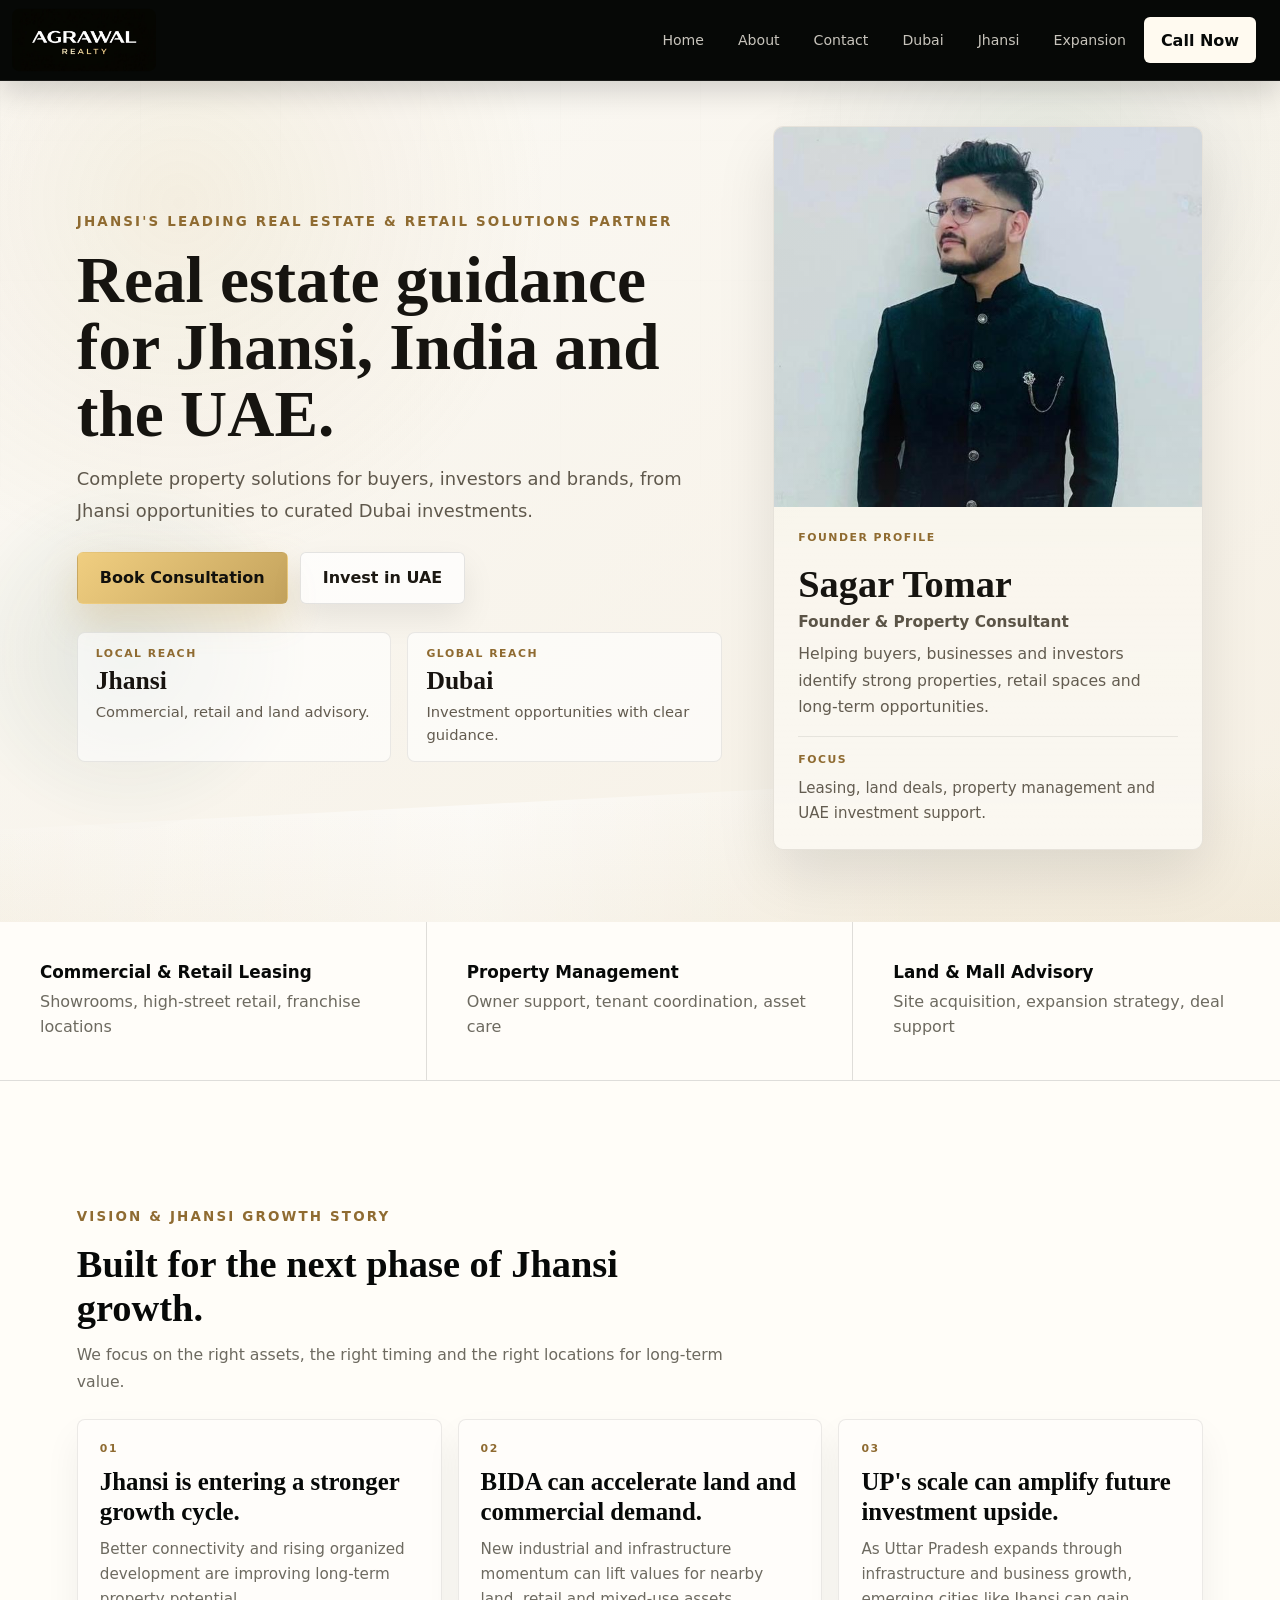
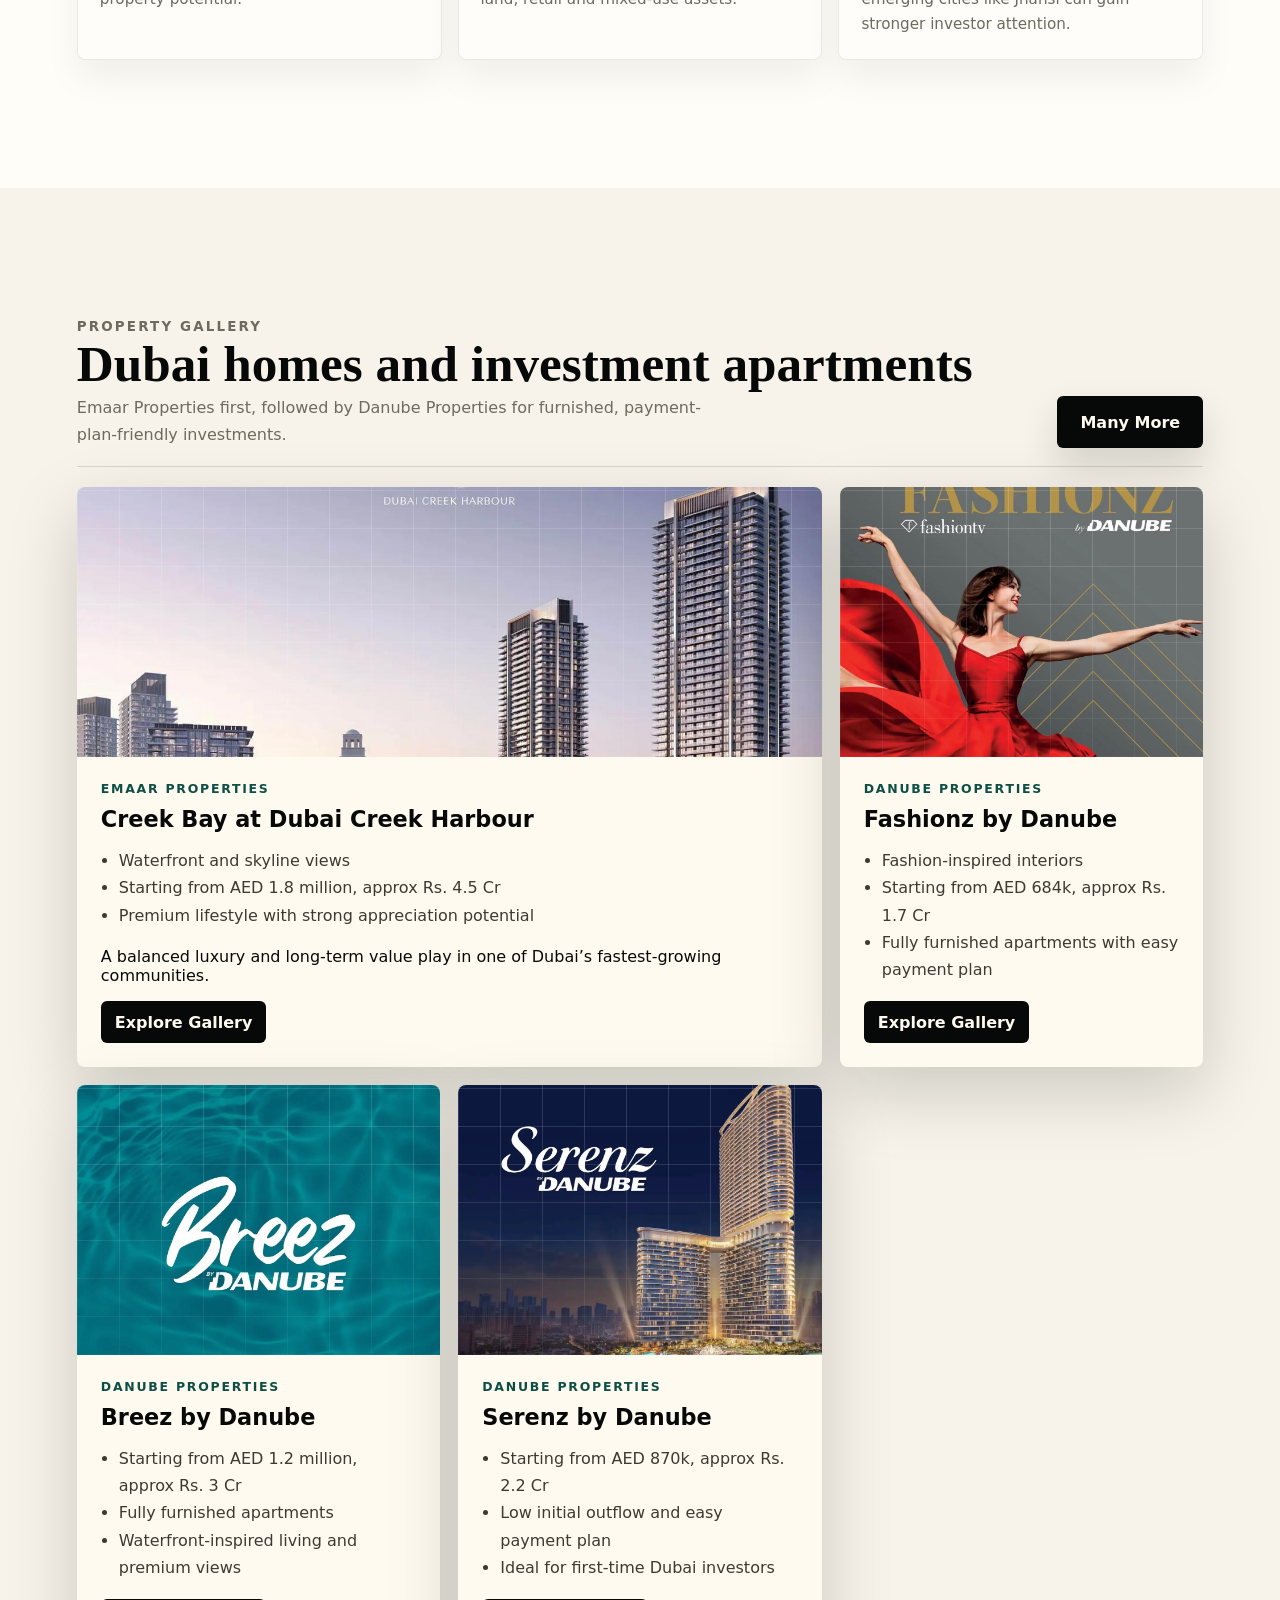
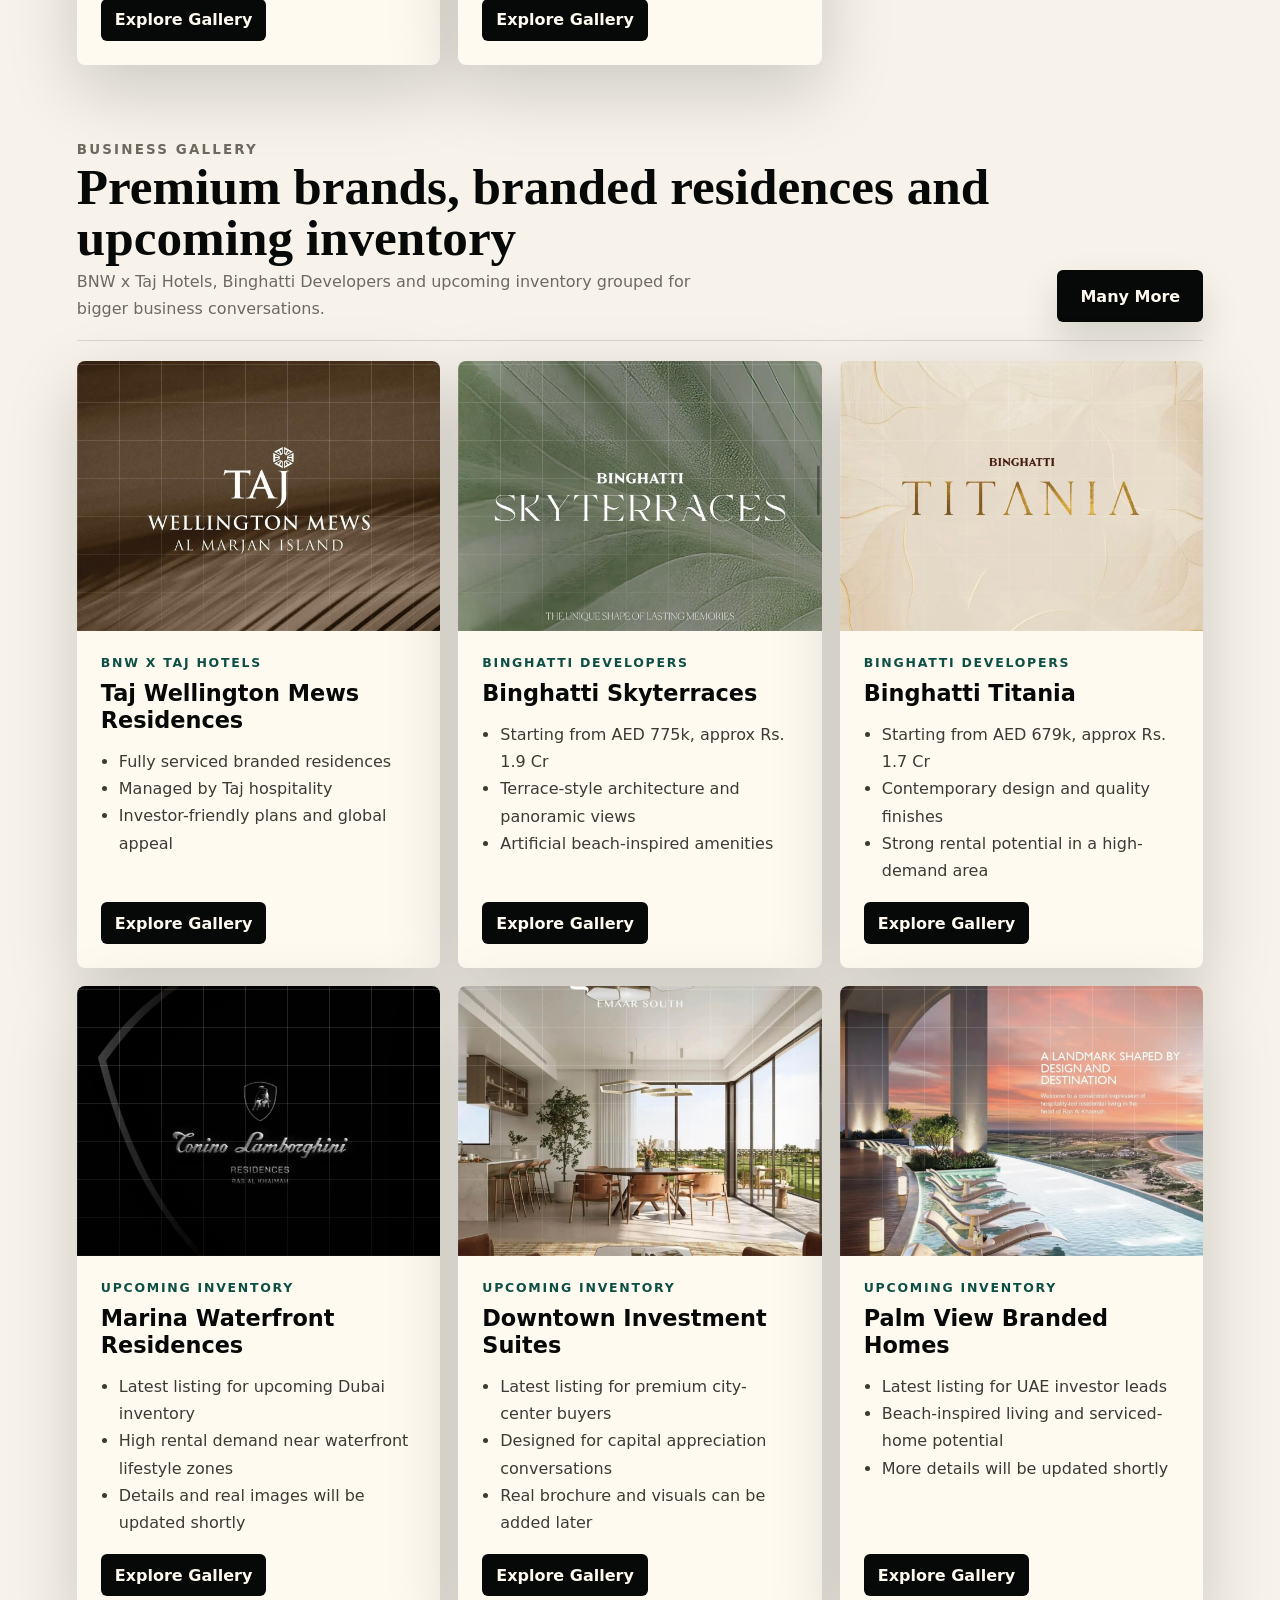
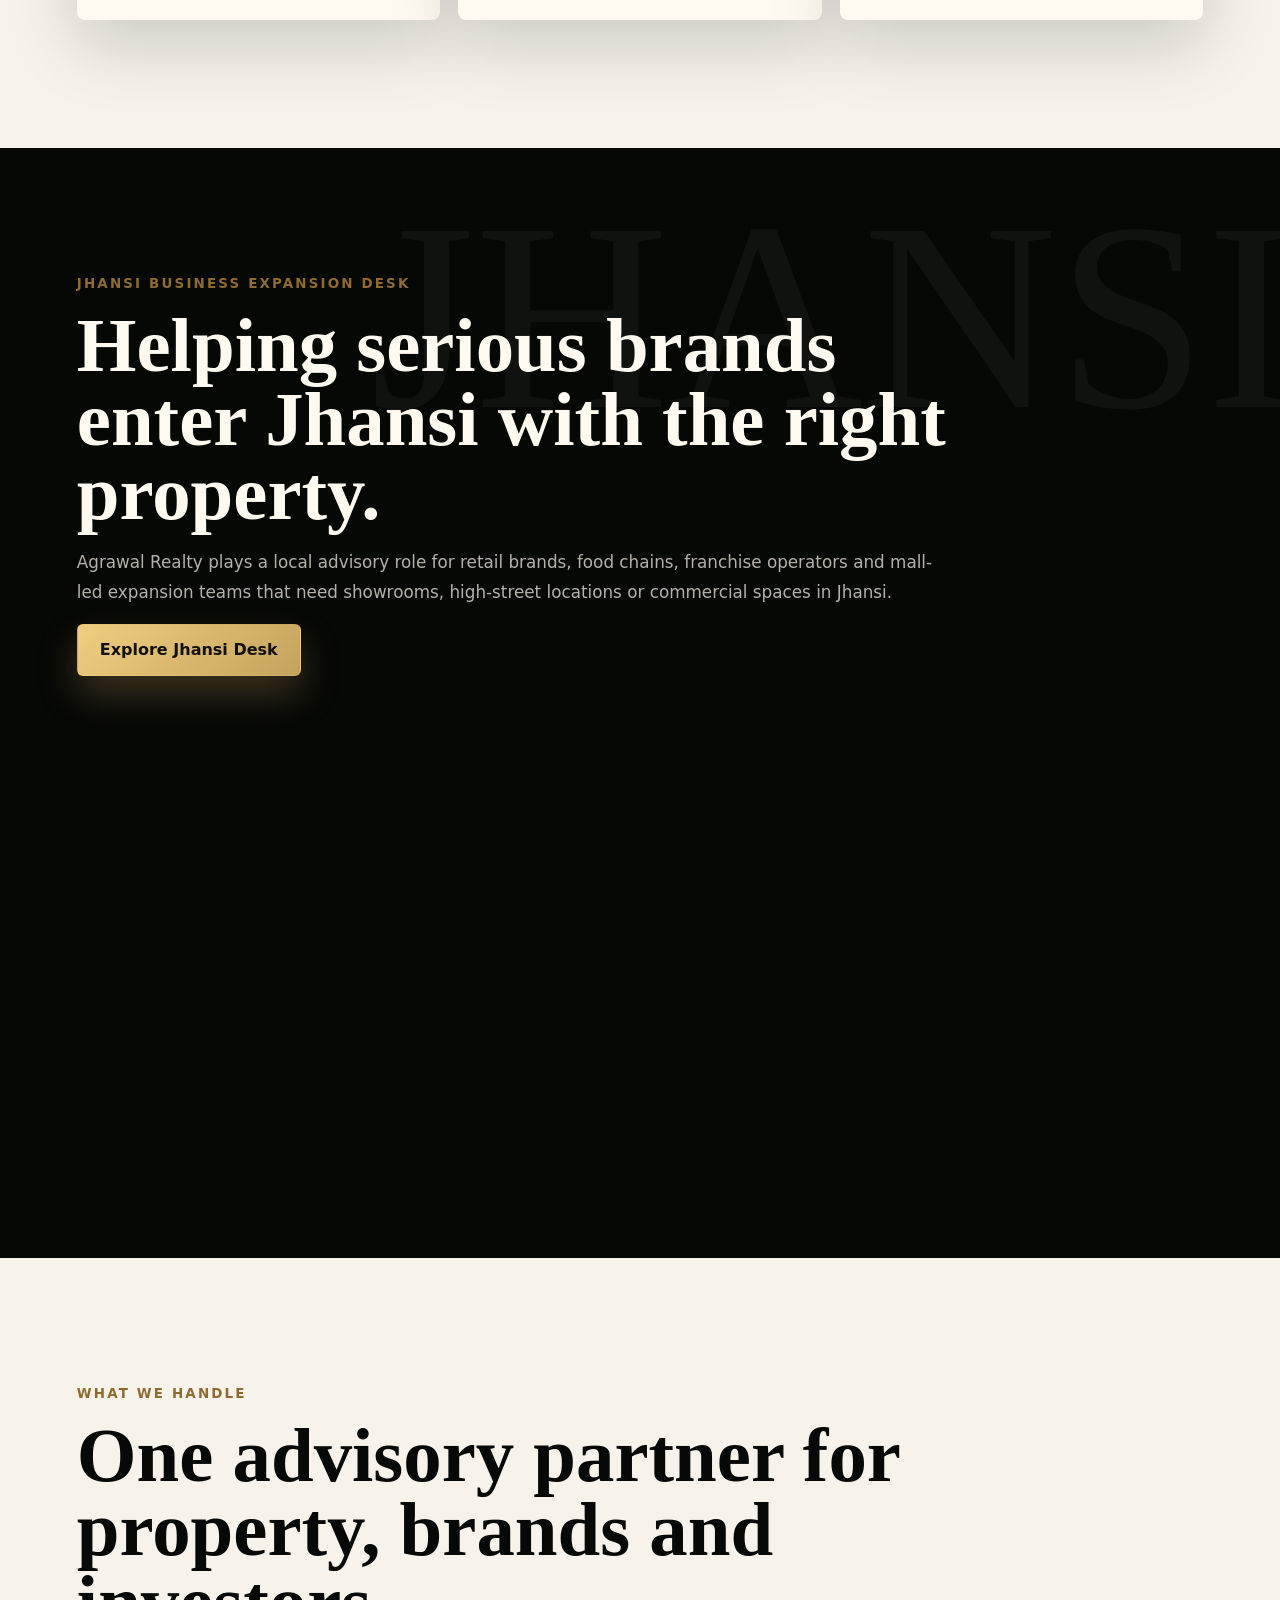
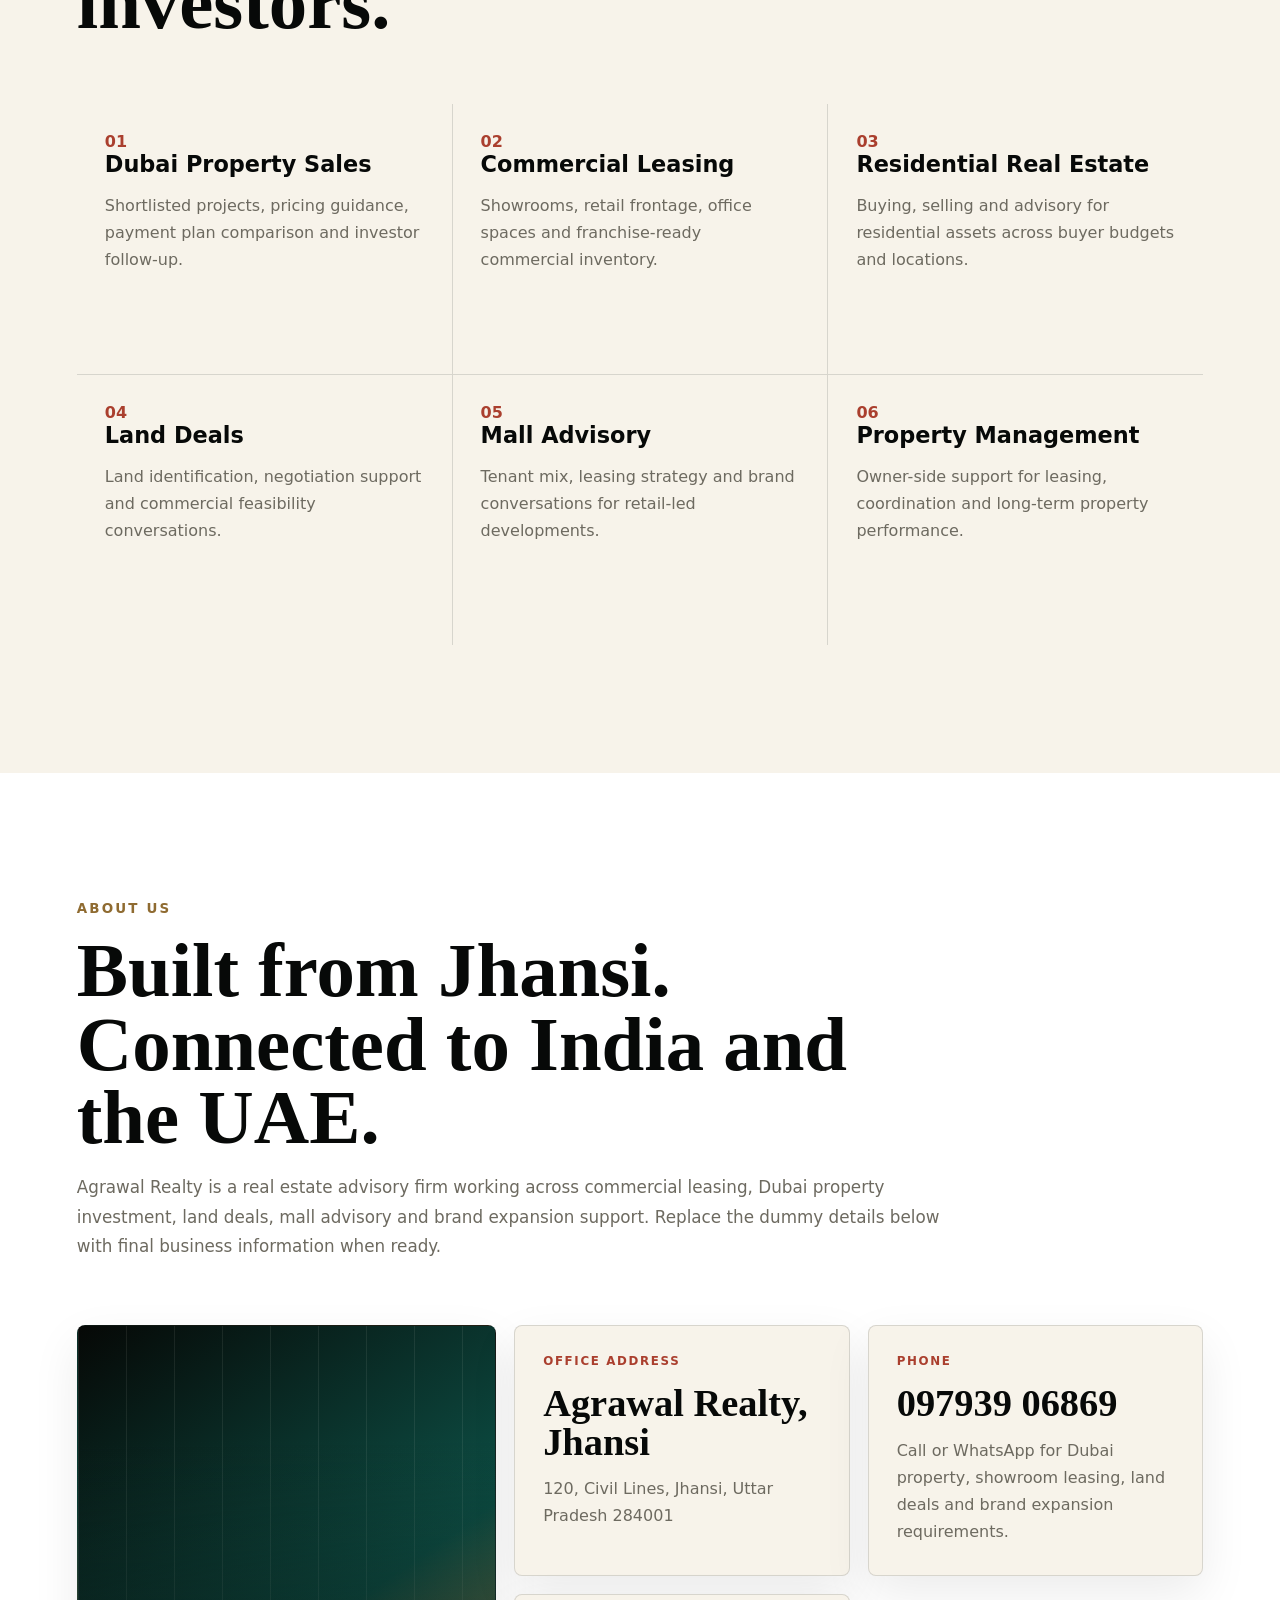
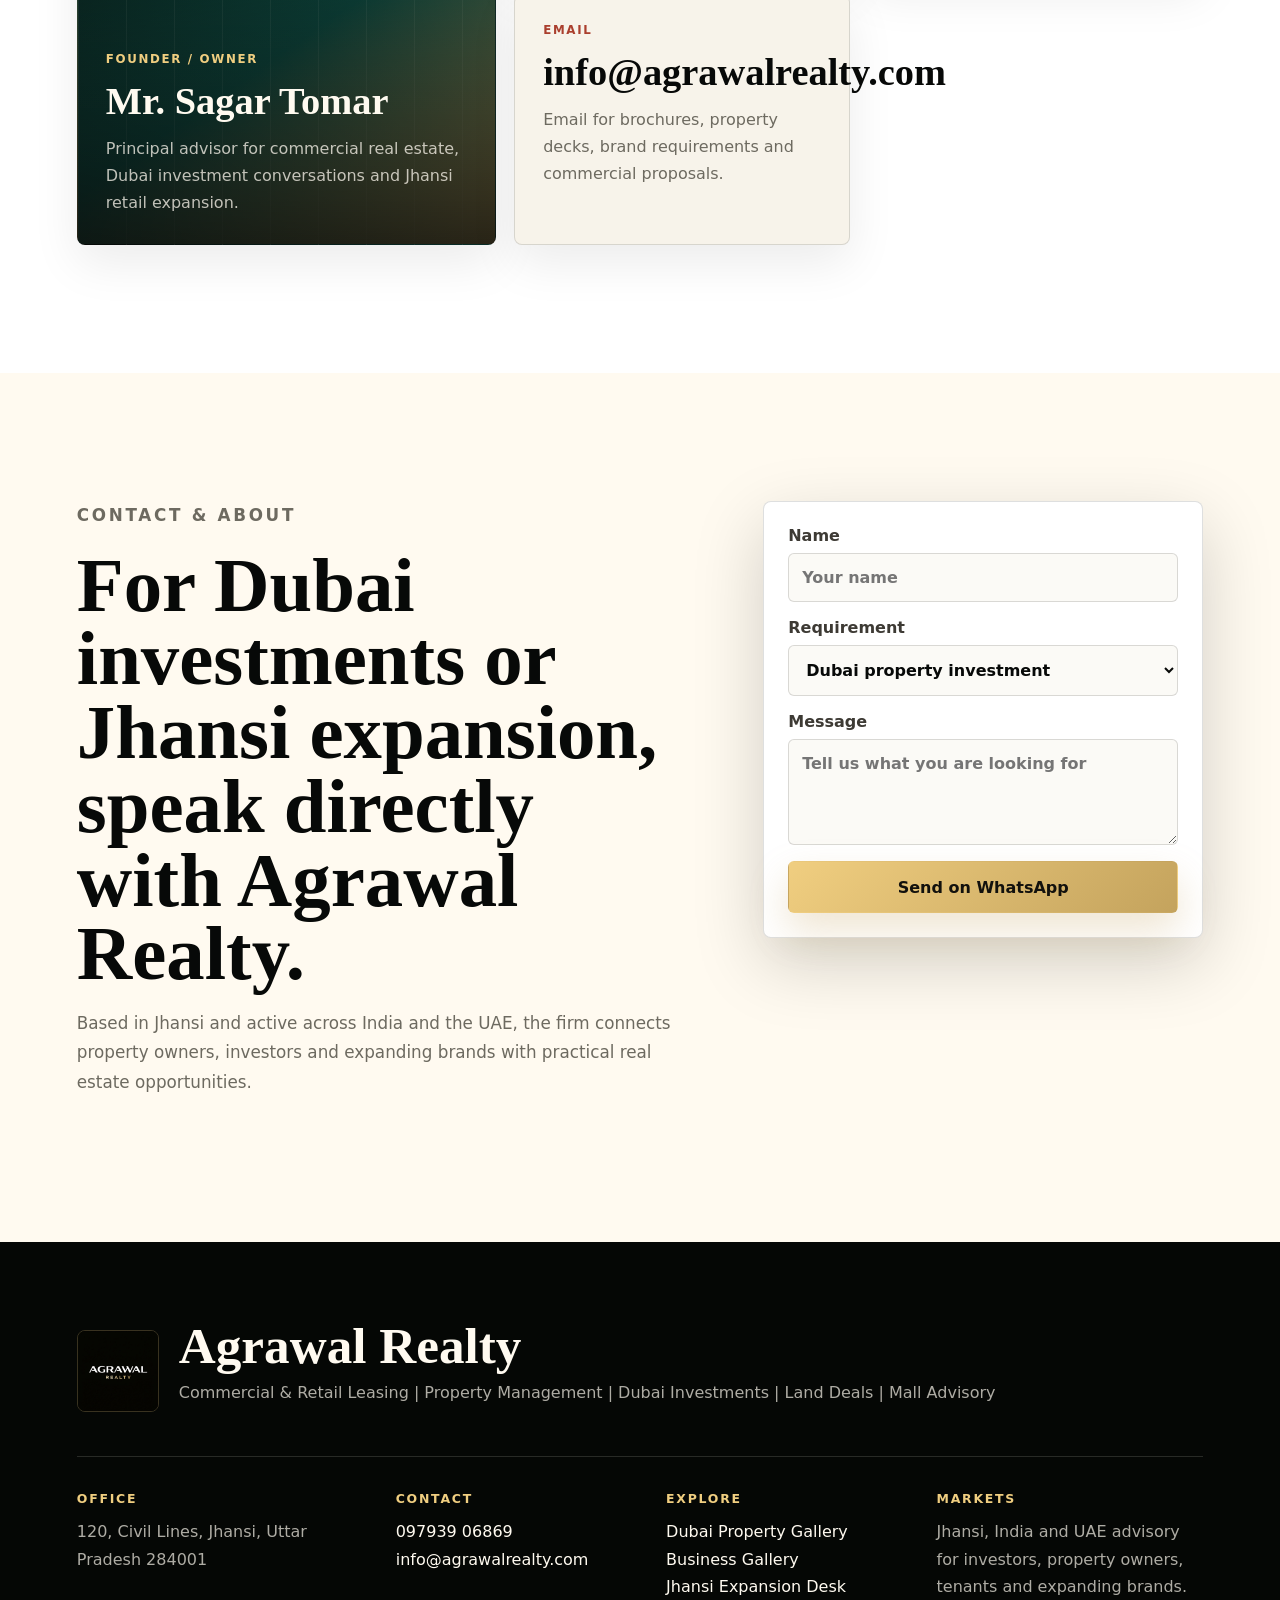
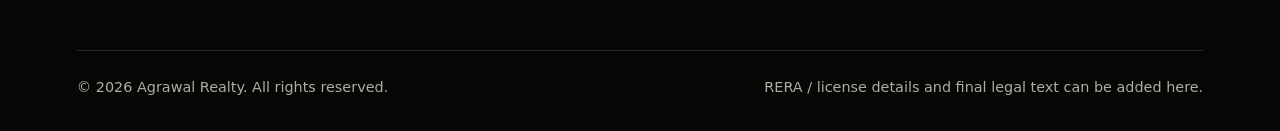
<file: index.html>
<!DOCTYPE html>
<html lang="en">
  <head>
    <meta charset="UTF-8" />
    <meta name="viewport" content="width=device-width, initial-scale=1.0" />
    <title>Agrawal Realty | Jhansi to Dubai Real Estate Advisory</title>
    <meta
      name="description"
      content="Agrawal Realty helps brands, investors and property owners with Dubai investments, Jhansi retail expansion, leasing, property management, land deals and mall advisory."
    />
    <link rel="stylesheet" href="styles.css" />
    <link rel="icon" type="image/png" href="assets/agrawallogo.jpg">
  </head>
  <body>
    <div class="preloader" aria-label="Loading Agrawal Realty">
      <div class="preloader-mark">
        <img src="assets/agrawallogo.jpg" alt="Agrawal Realty logo" />
        <span></span>
      </div>
    </div>

    <header class="site-header">
      <button class="menu-toggle" type="button" aria-expanded="false" aria-controls="primary-navigation" aria-label="Open navigation">
        <span></span>
        <span></span>
        <span></span>
      </button>
      <a class="brand" href="#home" aria-label="Agrawal Realty home">
        <img src="assets/agrawallogo.jpg" alt="" />
        
      </a>
      <nav class="site-nav" id="primary-navigation" aria-label="Primary navigation">
        <a href="index.html">Home</a>
        <a href="index.html#about">About</a>
        <a href="index.html#contact">Contact</a>
        <a href="dubai-gallery.html">Dubai</a>
        <a href="jhansi-expansion.html">Jhansi</a>
        <a href="business-gallery.html">Expansion</a>
      </nav>
      <a class="nav-cta" href="tel:+919793906869">Call Now</a>
    </header>

    <main id="home">
      <section class="hero">
        <div class="hero-visual" aria-hidden="true">
          <div class="hero-glow hero-glow-one"></div>
          <div class="hero-glow hero-glow-two"></div>
          <div class="hero-grid-lines"></div>
        </div>
        <div class="hero-content">
          <p class="eyebrow">Jhansi's Leading Real Estate & Retail Solutions Partner</p>
          <h1>Real estate guidance for Jhansi, India and the UAE.</h1>
          <p class="hero-copy">
            Complete property solutions for buyers, investors and brands, from Jhansi opportunities to curated Dubai
            investments.
          </p>
          <div class="hero-actions">
            <a class="button button-gold" href="https://wa.me/919793906869?text=Hello%20Agrawal%20Realty%2C%20I%20want%20to%20book%20a%20consultation." target="_blank" rel="noopener">Book Consultation</a>
            <a class="button button-light" href="dubai-gallery.html#gallery">Invest in UAE</a>
          </div>
          <div class="hero-stat-row" aria-label="Core strengths">
            <article>
              <span>Local Reach</span>
              <strong>Jhansi</strong>
              <p>Commercial, retail and land advisory.</p>
            </article>
            <article>
              <span>Global Reach</span>
              <strong>Dubai</strong>
              <p>Investment opportunities with clear guidance.</p>
            </article>
          </div>
        </div>
        <aside class="hero-profile" aria-label="Founder profile">
          <div class="hero-profile-media">
            <img src="assets/dummy.jpeg" alt="Sagar Tomar, Founder and Property Consultant" />
          </div>
          <div class="hero-profile-body">
            <p class="hero-profile-label">Founder Profile</p>
            <h2>Sagar Tomar</h2>
            <p class="hero-profile-role">Founder & Property Consultant</p>
            <p>
              Helping buyers, businesses and investors identify strong properties, retail spaces and long-term
              opportunities.
            </p>
            <div class="hero-profile-note">
              <span>Focus</span>
              <p>Leasing, land deals, property management and UAE investment support.</p>
            </div>
          </div>
        </aside>
      </section>

      <section class="market-strip" aria-label="Service overview">
        <article>
          <strong>Commercial & Retail Leasing</strong>
          <span>Showrooms, high-street retail, franchise locations</span>
        </article>
        <article>
          <strong>Property Management</strong>
          <span>Owner support, tenant coordination, asset care</span>
        </article>
        <article>
          <strong>Land & Mall Advisory</strong>
          <span>Site acquisition, expansion strategy, deal support</span>
        </article>
      </section>

      <section class="section vision-section">
        <div class="vision-intro">
          <div class="section-heading">
            <p class="eyebrow">Vision & Jhansi Growth Story</p>
            <h2>Built for the next phase of Jhansi growth.</h2>
            <p>
              We focus on the right assets, the right timing and the right locations for long-term value.
            </p>
          </div>
        </div>

        <div class="vision-grid">
          <article class="vision-card">
            <span>01</span>
            <h3>Jhansi is entering a stronger growth cycle.</h3>
            <p>
              Better connectivity and rising organized development are improving long-term property potential.
            </p>
          </article>
          <article class="vision-card">
            <span>02</span>
            <h3>BIDA can accelerate land and commercial demand.</h3>
            <p>
              New industrial and infrastructure momentum can lift values for nearby land, retail and mixed-use assets.
            </p>
          </article>
          <article class="vision-card">
            <span>03</span>
            <h3>UP's scale can amplify future investment upside.</h3>
            <p>
              As Uttar Pradesh expands through infrastructure and business growth, emerging cities like Jhansi can gain
              stronger investor attention.
            </p>
          </article>
        </div>
      </section>

      <section id="dubai" class="section section-dubai">
        <!-- <div class="section-heading">
          <p class="eyebrow">Dubai Property Gallery</p>
          <h2>Global investment opportunities, explained clearly from Jhansi.</h2>
          <p>
            A sharp portfolio for buyers looking at appreciation, rental yield, lifestyle value and entry points in
            Dubai’s fastest-growing communities.
          </p>
          <a class="button button-dark" href="dubai-gallery.html">Open Full Dubai Gallery</a>
        </div> -->

        <div class="gallery-split" id="gallery">
          <div class="gallery-group">
            <div class="gallery-group-head">
              <div>
                <p class="eyebrow">Property Gallery</p>
                <h3>Dubai homes and investment apartments</h3>
                <p>Emaar Properties first, followed by Danube Properties for furnished, payment-plan-friendly investments.</p>
              </div>
              <a class="button button-dark hide-mobile" href="dubai-gallery.html#property-gallery">Many More</a>
            </div>

            <div class="property-grid">
          <article class="property-card feature creek">
            <div class="property-art">
              <!-- <span>Creek Bay</span> -->
            </div>
            <div class="property-body">
              <p class="tag">Emaar Properties</p>
              <h3>Creek Bay at Dubai Creek Harbour</h3>
              <ul>
                <li>Waterfront and skyline views</li>
                <li>Starting from AED 1.8 million, approx Rs. 4.5 Cr</li>
                <li>Premium lifestyle with strong appreciation potential</li>
              </ul>
              <p>A balanced luxury and long-term value play in one of Dubai’s fastest-growing communities.</p>
              <a class="card-link" href="dubai-gallery.html#creek-bay">Explore Gallery</a>
            </div>
          </article>

          <article class="property-card fashionz">
            <div class="property-art"></div>
            <div class="property-body">
              <p class="tag">Danube Properties</p>
              <h3>Fashionz by Danube</h3>
              <ul>
                <li>Fashion-inspired interiors</li>
                <li>Starting from AED 684k, approx Rs. 1.7 Cr</li>
                <li>Fully furnished apartments with easy payment plan</li>
              </ul>
              <a class="card-link" href="dubai-gallery.html#fashionz">Explore Gallery</a>
            </div>
          </article>

          <article class="property-card breez">
            <div class="property-art">
              <!-- <span>Breez</span> -->
            </div>
            <div class="property-body">
              <p class="tag">Danube Properties</p>
              <h3>Breez by Danube</h3>
              <ul>
                <li>Starting from AED 1.2 million, approx Rs. 3 Cr</li>
                <li>Fully furnished apartments</li>
                <li>Waterfront-inspired living and premium views</li>
              </ul>
              <a class="card-link" href="dubai-gallery.html#breez">Explore Gallery</a>
            </div>
          </article>

          <article class="property-card serenz">
            <div class="property-art">
              <!-- <span>Serenz</span> -->
              </div>
            <div class="property-body">
              <p class="tag">Danube Properties</p>
              <h3>Serenz by Danube</h3>
              <ul>
                <li>Starting from AED 870k, approx Rs. 2.2 Cr</li>
                <li>Low initial outflow and easy payment plan</li>
                <li>Ideal for first-time Dubai investors</li>
              </ul>
              <a class="card-link" href="dubai-gallery.html#serenz">Explore Gallery</a>
            </div>
          </article>
            </div>
          </div>

          <div class="gallery-group">
            <div class="gallery-group-head">
              <div>
                <p class="eyebrow">Business Gallery</p>
                <h3>Premium brands, branded residences and upcoming inventory</h3>
                <p>BNW x Taj Hotels, Binghatti Developers and upcoming inventory grouped for bigger business conversations.</p>
              </div>
              <a class="button button-dark hide-mobile" href="business-gallery.html">Many More</a>
            </div>

            <div class="property-grid">

          <article class="property-card taj">
            <div class="property-art">
              <!-- <span>Taj Wellington Mews</span> -->
            </div>
            <div class="property-body">
              <p class="tag">BNW x Taj Hotels</p>
              <h3>Taj Wellington Mews Residences</h3>
              <ul>
                <li>Fully serviced branded residences</li>
                <li>Managed by Taj hospitality</li>
                <li>Investor-friendly plans and global appeal</li>
              </ul>
              <a class="card-link" href="business-gallery.html#taj-wellington">Explore Gallery</a>
            </div>
          </article>

          <article class="property-card sky">
            <div class="property-art">
              <!-- <span>Skyterraces</span> -->
            </div>
            <div class="property-body">
              <p class="tag">Binghatti Developers</p>
              <h3>Binghatti Skyterraces</h3>
              <ul>
                <li>Starting from AED 775k, approx Rs. 1.9 Cr</li>
                <li>Terrace-style architecture and panoramic views</li>
                <li>Artificial beach-inspired amenities</li>
              </ul>
              <a class="card-link" href="business-gallery.html#skyterraces">Explore Gallery</a>
            </div>
          </article>

          <article class="property-card titania">
            <div class="property-art">
              <!-- <span>Titania</span> -->
            </div>
            <div class="property-body">
              <p class="tag">Binghatti Developers</p>
              <h3>Binghatti Titania</h3>
              <ul>
                <li>Starting from AED 679k, approx Rs. 1.7 Cr</li>
                <li>Contemporary design and quality finishes</li>
                <li>Strong rental potential in a high-demand area</li>
              </ul>
              <a class="card-link" href="business-gallery.html#titania">Explore Gallery</a>
            </div>
          </article>

          <article class="property-card marina">
            <div class="property-art">
              <!-- <span>Marina Heights</span> -->
            </div>
            <div class="property-body">
              <p class="tag">Upcoming Inventory</p>
              <h3>Marina Waterfront Residences</h3>
              <ul>
                <li>Latest listing for upcoming Dubai inventory</li>
                <li>High rental demand near waterfront lifestyle zones</li>
                <li>Details and real images will be updated shortly</li>
              </ul>
              <a class="card-link" href="business-gallery.html#marina-heights">Explore Gallery</a>
            </div>
          </article>

          <article class="property-card downtown">
            <div class="property-art">
              <!-- <span>Downtown Luxe</span> -->
            </div>
            <div class="property-body">
              <p class="tag">Upcoming Inventory</p>
              <h3>Downtown Investment Suites</h3>
              <ul>
                <li>Latest listing for premium city-center buyers</li>
                <li>Designed for capital appreciation conversations</li>
                <li>Real brochure and visuals can be added later</li>
              </ul>
              <a class="card-link" href="business-gallery.html#downtown-luxe">Explore Gallery</a>
            </div>
          </article>

          <article class="property-card palm">
            <div class="property-art">
              <!-- <span>Palm Vista</span> -->
            </div>
            <div class="property-body">
              <p class="tag">Upcoming Inventory</p>
              <h3>Palm View Branded Homes</h3>
              <ul>
                <li>Latest listing for UAE investor leads</li>
                <li>Beach-inspired living and serviced-home potential</li>
                <li>More details will be updated shortly</li>
              </ul>
              <a class="card-link" href="business-gallery.html#palm-vista">Explore Gallery</a>
            </div>
          </article>
        </div>
          </div>
        </div>
      </section>

      <section id="jhansi" class="section section-jhansi section-dark">
        <div class="section-heading">
          <p class="eyebrow">Jhansi Business Expansion Desk</p>
          <h2>Helping serious brands enter Jhansi with the right property.</h2>
          <p>
            Agrawal Realty plays a local advisory role for retail brands, food chains, franchise operators and mall-led
            expansion teams that need showrooms, high-street locations or commercial spaces in Jhansi.
          </p>
          <a class="button button-gold" href="jhansi-expansion.html">Explore Jhansi Desk</a>
        </div>

        <div class="business-showcase">
          <article class="business-card zudio">
            <span>Fashion Retail</span>
            <h3>Zudio in Jhansi</h3>
            <p>Retail site intelligence, frontage visibility, catchment understanding and commercial leasing support.</p>
          </article>
          <article class="business-card kfc">
            <span>Food & Beverage</span>
            <h3>KFC in Jhansi</h3>
            <p>Location advisory for franchise-grade access, parking, footfall and neighborhood fit.</p>
          </article>
          <article class="business-card expansion">
            <span>New Brands</span>
            <h3>Bring your brand to Jhansi</h3>
            <p>From shortlist to acquisition, Agrawal Realty helps national brands find the right showroom or land parcel.</p>
          </article>
        </div>
      </section>

      <section class="section services">
        <div class="section-heading">
          <p class="eyebrow">What We Handle</p>
          <h2>One advisory partner for property, brands and investors.</h2>
        </div>
        <div class="service-grid">
          <article><span>01</span><h3>Dubai Property Sales</h3><p>Shortlisted projects, pricing guidance, payment plan comparison and investor follow-up.</p></article>
          <article><span>02</span><h3>Commercial Leasing</h3><p>Showrooms, retail frontage, office spaces and franchise-ready commercial inventory.</p></article>
          <article><span>03</span><h3>Residential Real Estate</h3><p>Buying, selling and advisory for residential assets across buyer budgets and locations.</p></article>
          <article><span>04</span><h3>Land Deals</h3><p>Land identification, negotiation support and commercial feasibility conversations.</p></article>
          <article><span>05</span><h3>Mall Advisory</h3><p>Tenant mix, leasing strategy and brand conversations for retail-led developments.</p></article>
          <article><span>06</span><h3>Property Management</h3><p>Owner-side support for leasing, coordination and long-term property performance.</p></article>
        </div>
      </section>

      <section id="about" class="section about-section">
        <div class="section-heading">
          <p class="eyebrow">About Us</p>
          <h2>Built from Jhansi. Connected to India and the UAE.</h2>
          <p>
            Agrawal Realty is a real estate advisory firm working across commercial leasing, Dubai property investment,
            land deals, mall advisory and brand expansion support. Replace the dummy details below with final business
            information when ready.
          </p>
        </div>
        <div class="about-grid">
          <article class="about-card about-lead">
            <span>Founder / Owner</span>
            <h3>Mr. Sagar Tomar</h3>
            <p>
              Principal advisor for commercial real estate, Dubai investment conversations and Jhansi retail expansion.
            </p>
          </article>
          <article class="about-card">
            <span>Office Address</span>
            <h3>Agrawal Realty, Jhansi</h3>
            <p>120, Civil Lines, Jhansi, Uttar Pradesh 284001</p>
          </article>
          <article class="about-card">
            <span>Phone</span>
            <h3>097939 06869</h3>
            <p>Call or WhatsApp for Dubai property, showroom leasing, land deals and brand expansion requirements.</p>
          </article>
          <article class="about-card">
            <span>Email</span>
            <h3>info@agrawalrealty.com</h3>
            <p>Email for brochures, property decks, brand requirements and commercial proposals.</p>
          </article>
        </div>
      </section>

      <section id="contact" class="section contact-section">
        <div class="contact-copy">
          <p class="eyebrow">Contact & About</p>
          <h2>For Dubai investments or Jhansi expansion, speak directly with Agrawal Realty.</h2>
          <p>
            Based in Jhansi and active across India and the UAE, the firm connects property owners, investors and
            expanding brands with practical real estate opportunities.
          </p>
        </div>
        <form class="contact-form">
          <label>
            Name
            <input type="text" name="name" placeholder="Your name" />
          </label>
          <label>
            Requirement
            <select name="requirement">
              <option>Dubai property investment</option>
              <option>Jhansi showroom / franchise space</option>
              <option>Commercial leasing</option>
              <option>Property management</option>
              <option>Land deal</option>
            </select>
          </label>
          <label>
            Message
            <textarea name="message" rows="4" placeholder="Tell us what you are looking for"></textarea>
          </label>
          <a class="button button-gold" href="https://wa.me/919793906869?text=Hello%20Agrawal%20Realty%2C%20I%20want%20to%20discuss%20a%20property%20requirement." target="_blank" rel="noopener">Send on WhatsApp</a>
        </form>
      </section>
    </main>

    <footer class="site-footer">
      <div class="footer-brand">
        <img src="assets/agrawallogo.jpg" alt="Agrawal Realty logo" />
        <div>
          <h2>Agrawal Realty</h2>
          <p>Commercial & Retail Leasing | Property Management | Dubai Investments | Land Deals | Mall Advisory</p>
        </div>
      </div>
      <div class="footer-grid">
        <div>
          <h3>Office</h3>
          <p>120, Civil Lines, Jhansi, Uttar Pradesh 284001</p>
        </div>
        <div>
          <h3>Contact</h3>
          <p><a href="tel:+919793906869">097939 06869</a><br /><a href="mailto:info@agrawalrealty.com">info@agrawalrealty.com</a></p>
        </div>
        <div>
          <h3>Explore</h3>
          <p><a href="dubai-gallery.html">Dubai Property Gallery</a><br /><a href="business-gallery.html">Business Gallery</a><br /><a href="jhansi-expansion.html">Jhansi Expansion Desk</a></p>
        </div>
        <div>
          <h3>Markets</h3>
          <p>Jhansi, India and UAE advisory for investors, property owners, tenants and expanding brands.</p>
        </div>
      </div>
      <div class="footer-bottom">
        <span>© 2026 Agrawal Realty. All rights reserved.</span>
        <span>RERA / license details and final legal text can be added here.</span>
      </div>
    </footer>

    <div class="floating-actions" aria-label="Quick contact buttons">
      <a class="float-btn whatsapp" href="https://wa.me/919793906869" target="_blank" rel="noopener" aria-label="Chat on WhatsApp">
        <svg viewBox="0 0 24 24" aria-hidden="true"><path d="M12.04 2a9.83 9.83 0 0 0-8.5 14.78L2.3 22l5.36-1.2A9.84 9.84 0 1 0 12.04 2Zm5.74 14.05c-.24.68-1.38 1.26-1.93 1.34-.5.08-1.13.12-1.82-.12-.42-.13-.96-.31-1.65-.61-2.9-1.25-4.79-4.17-4.94-4.37-.14-.19-1.18-1.57-1.18-3 0-1.42.75-2.12 1.02-2.41.26-.29.58-.36.77-.36h.56c.18 0 .42-.07.66.5.24.58.83 2.01.9 2.15.08.15.12.32.03.51-.1.19-.15.31-.29.48-.14.17-.31.38-.44.51-.15.15-.3.31-.13.6.17.29.76 1.25 1.63 2.02 1.12.99 2.06 1.3 2.35 1.45.29.14.46.12.63-.07.19-.22.73-.85.93-1.14.19-.29.39-.24.66-.15.27.1 1.73.82 2.02.97.29.14.49.21.56.33.07.12.07.7-.17 1.37Z"/></svg>
        <span>WhatsApp</span>
      </a>
      <a class="float-btn instagram" href="https://www.instagram.com/agrawal.realty/" target="_blank" rel="noopener" aria-label="Open Instagram">
        <svg viewBox="0 0 24 24" aria-hidden="true"><path d="M7.8 2h8.4A5.8 5.8 0 0 1 22 7.8v8.4a5.8 5.8 0 0 1-5.8 5.8H7.8A5.8 5.8 0 0 1 2 16.2V7.8A5.8 5.8 0 0 1 7.8 2Zm-.2 2A3.6 3.6 0 0 0 4 7.6v8.8A3.6 3.6 0 0 0 7.6 20h8.8a3.6 3.6 0 0 0 3.6-3.6V7.6A3.6 3.6 0 0 0 16.4 4H7.6Zm9.65 1.55a1.2 1.2 0 1 1 0 2.4 1.2 1.2 0 0 1 0-2.4ZM12 7.2a4.8 4.8 0 1 1 0 9.6 4.8 4.8 0 0 1 0-9.6Zm0 2a2.8 2.8 0 1 0 0 5.6 2.8 2.8 0 0 0 0-5.6Z"/></svg>
        <span>Instagram</span>
      </a>
    </div>

    <script src="script.js"></script>
  </body>
</html>
</file>
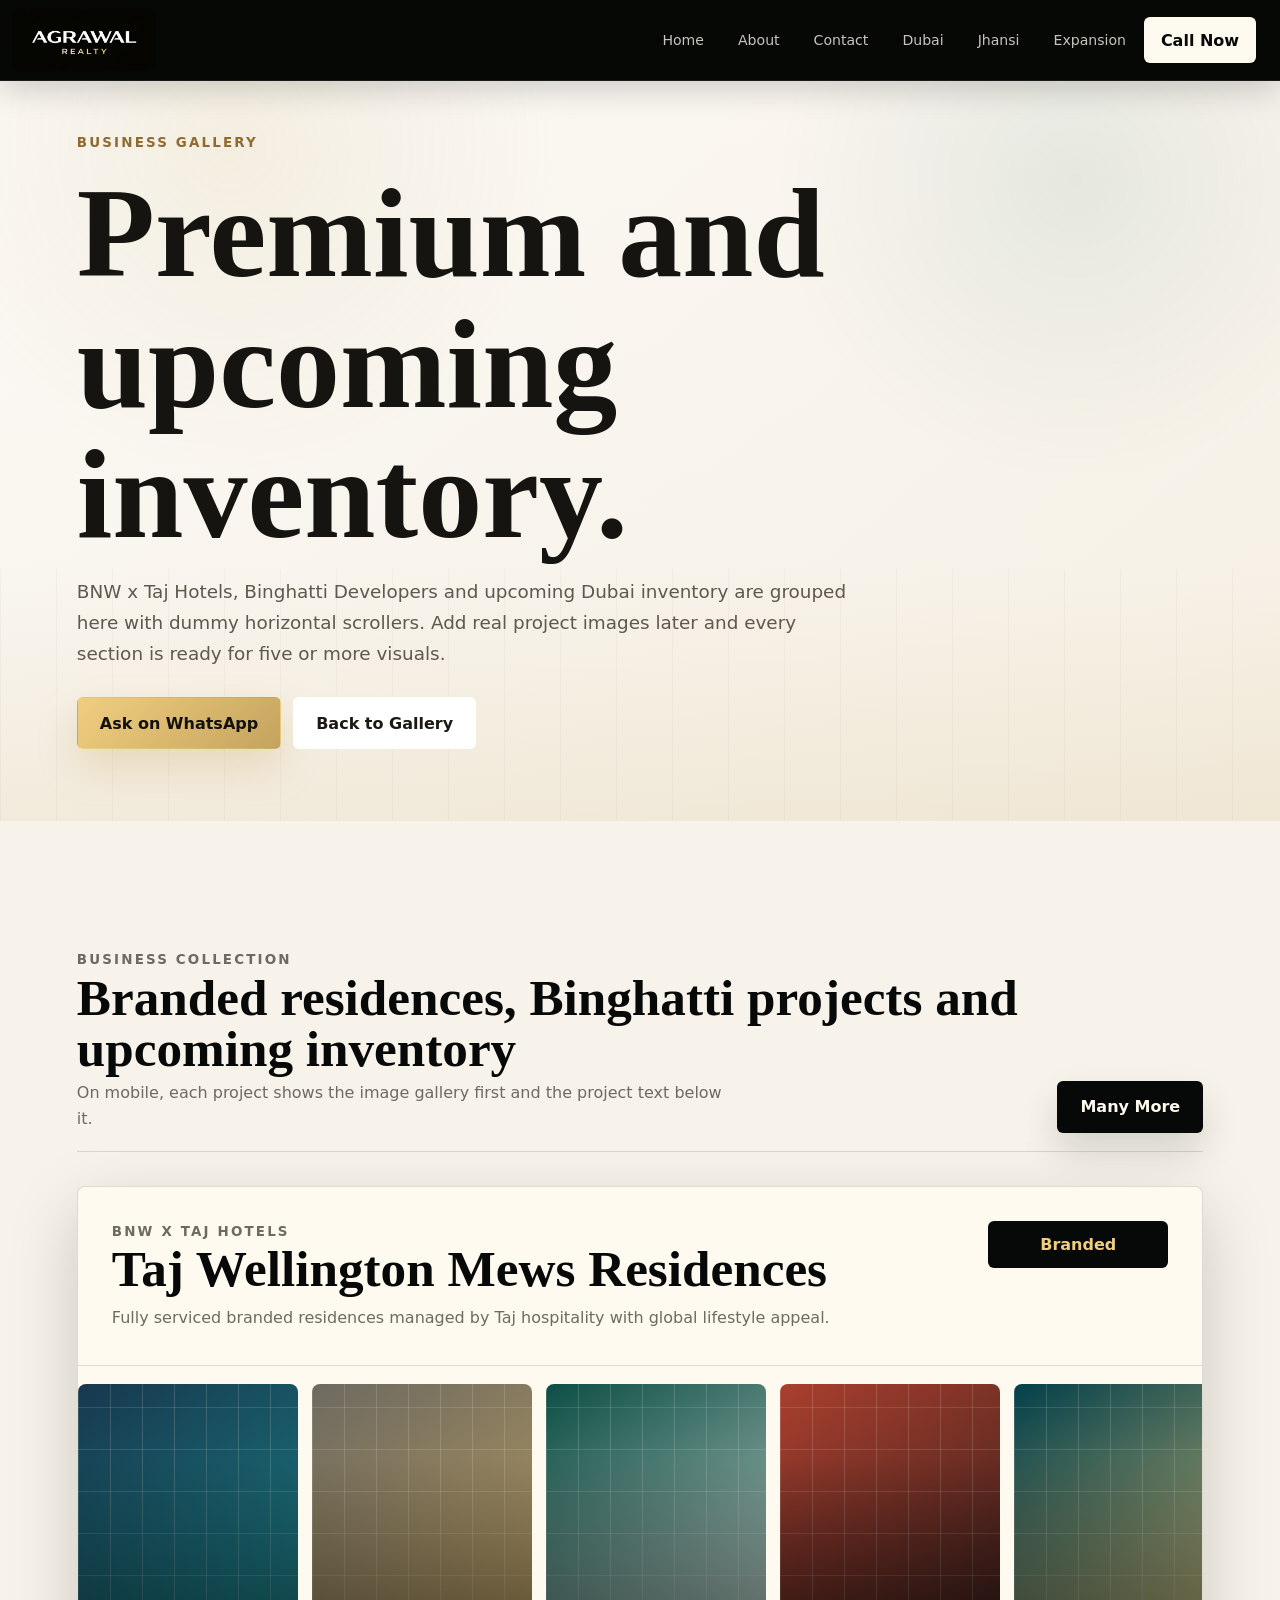
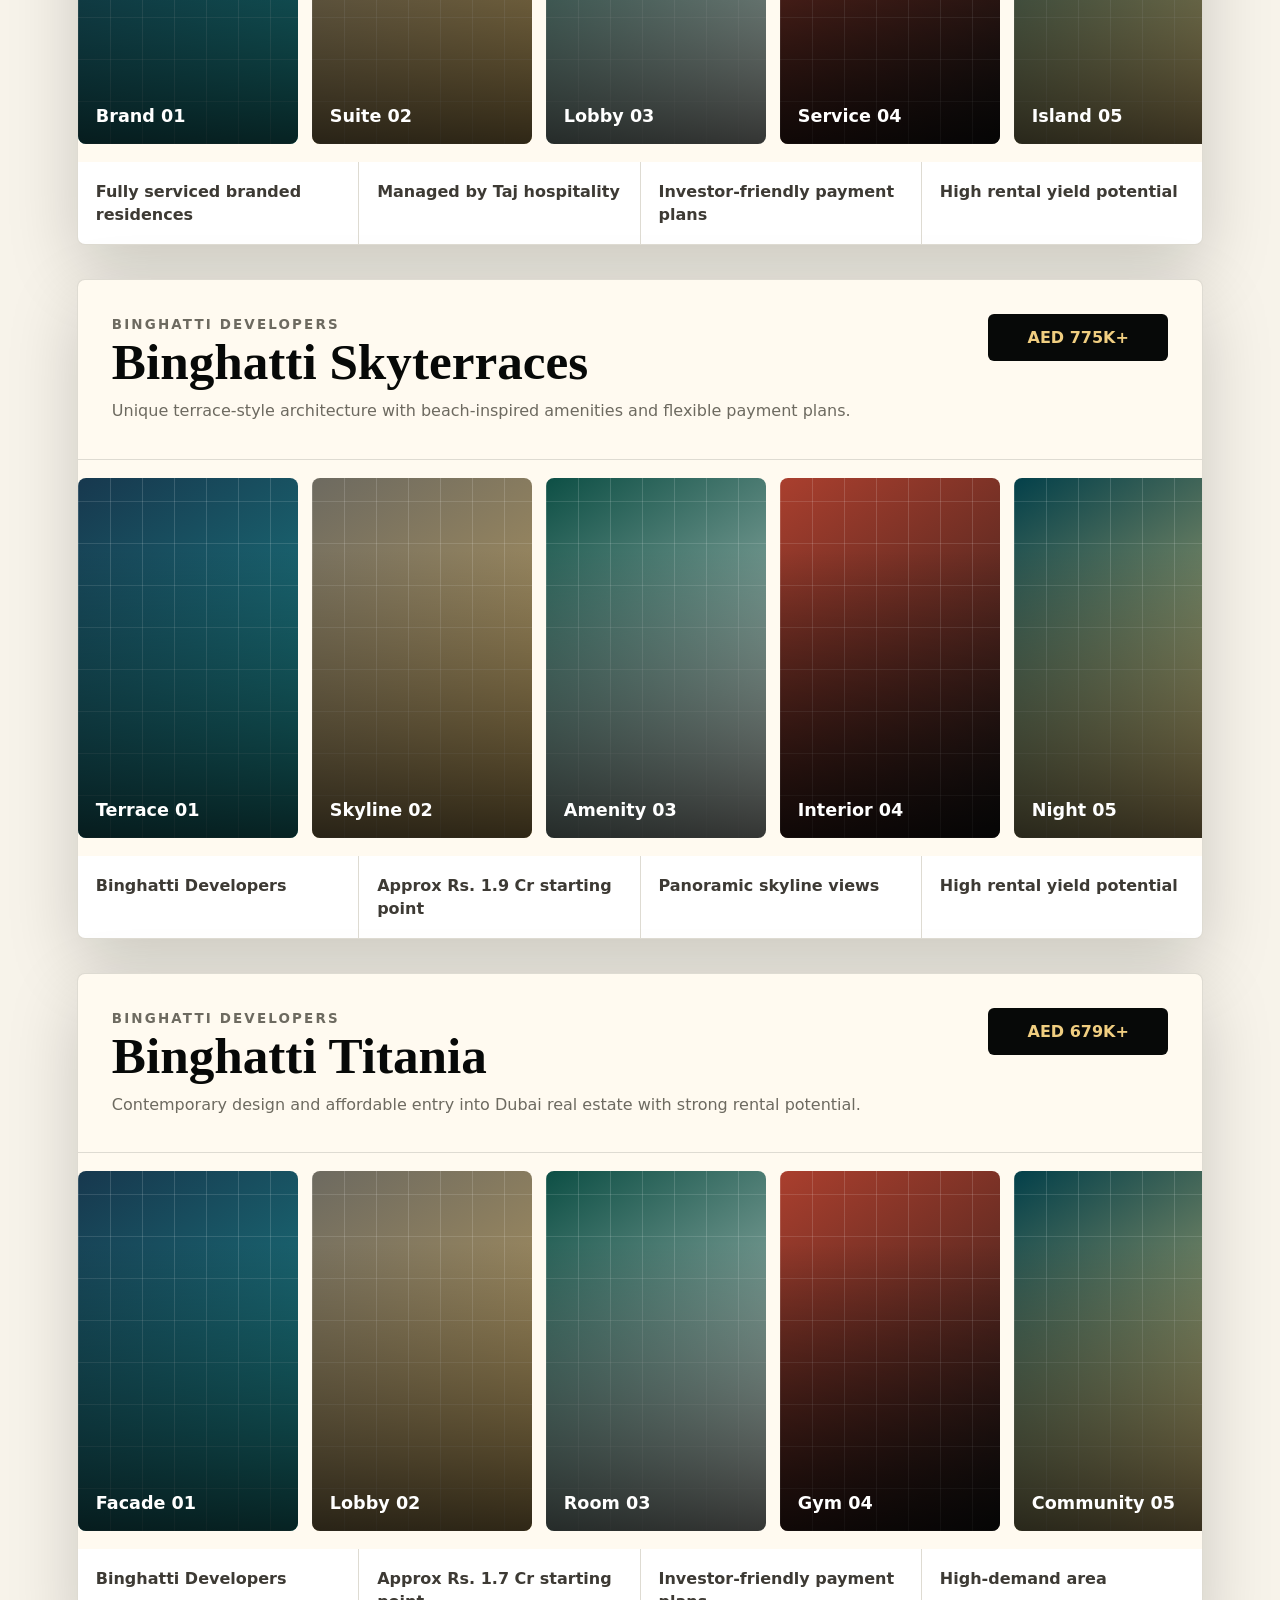
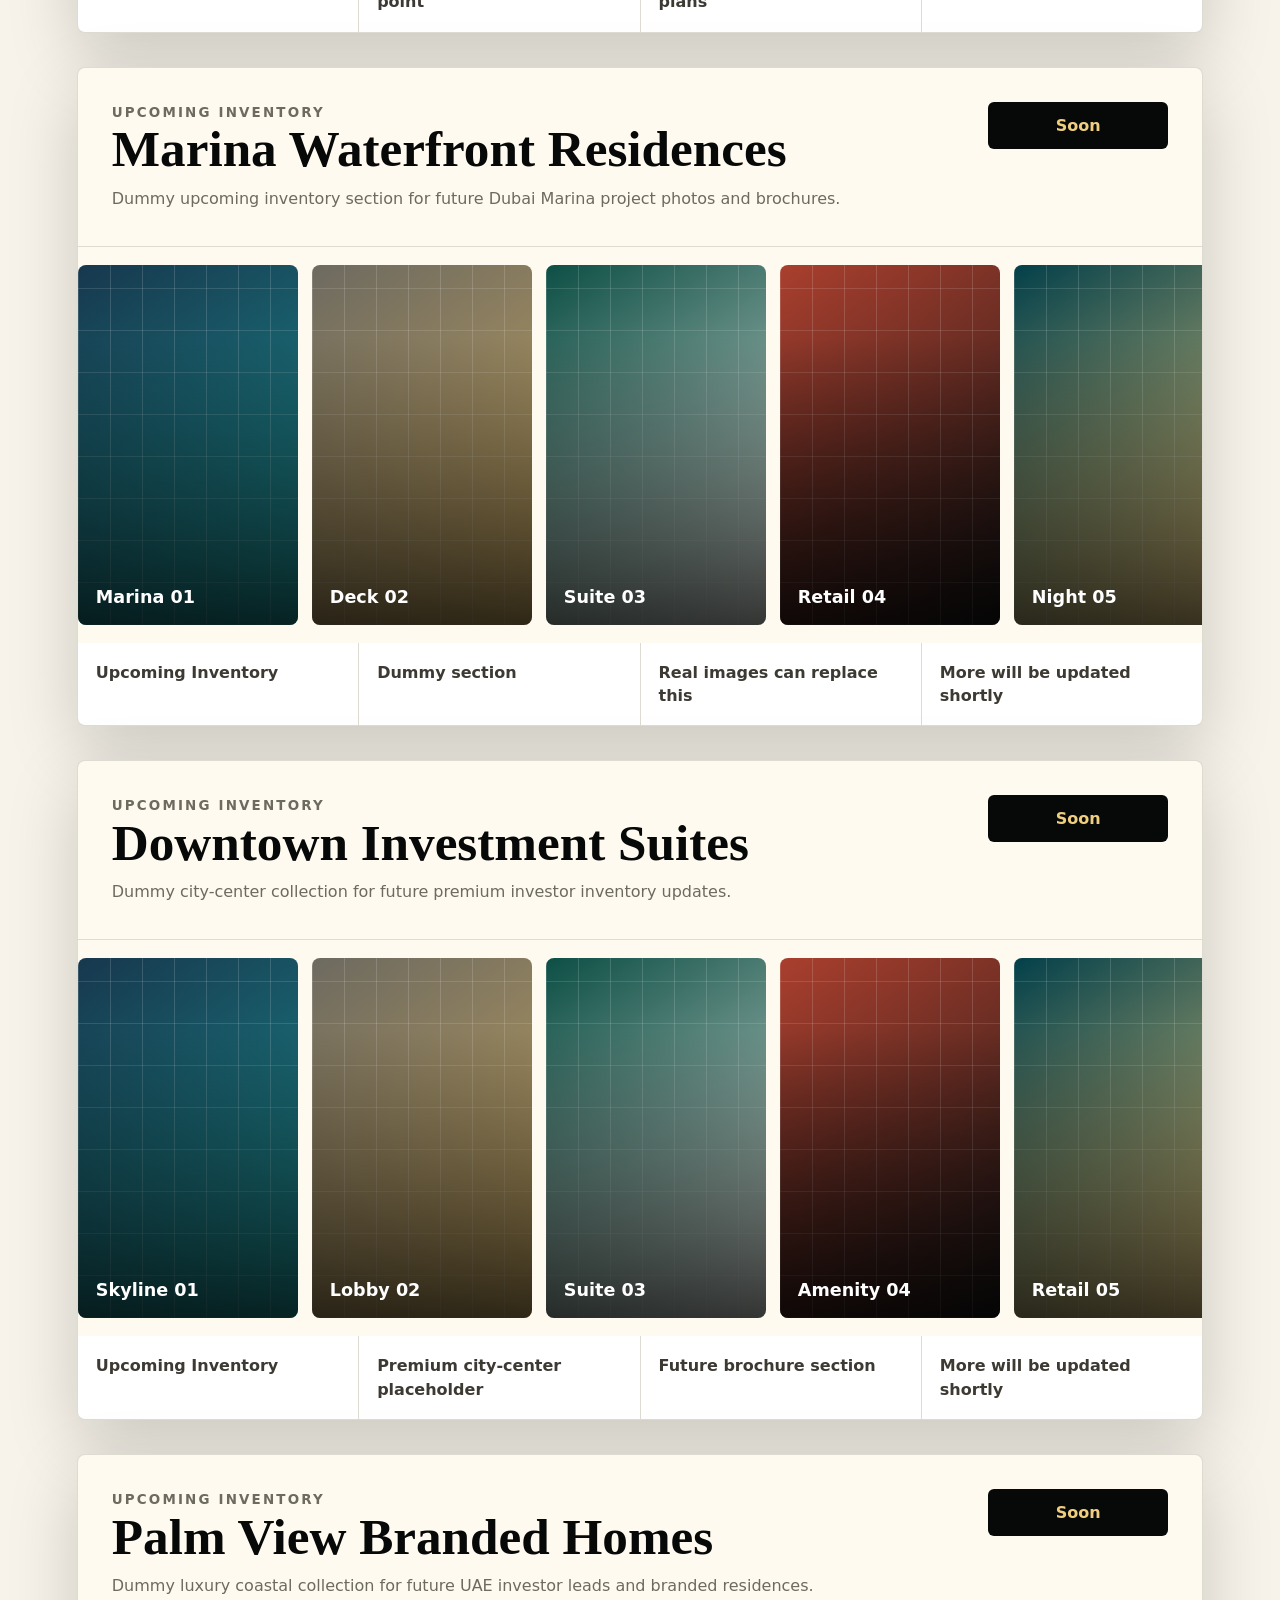
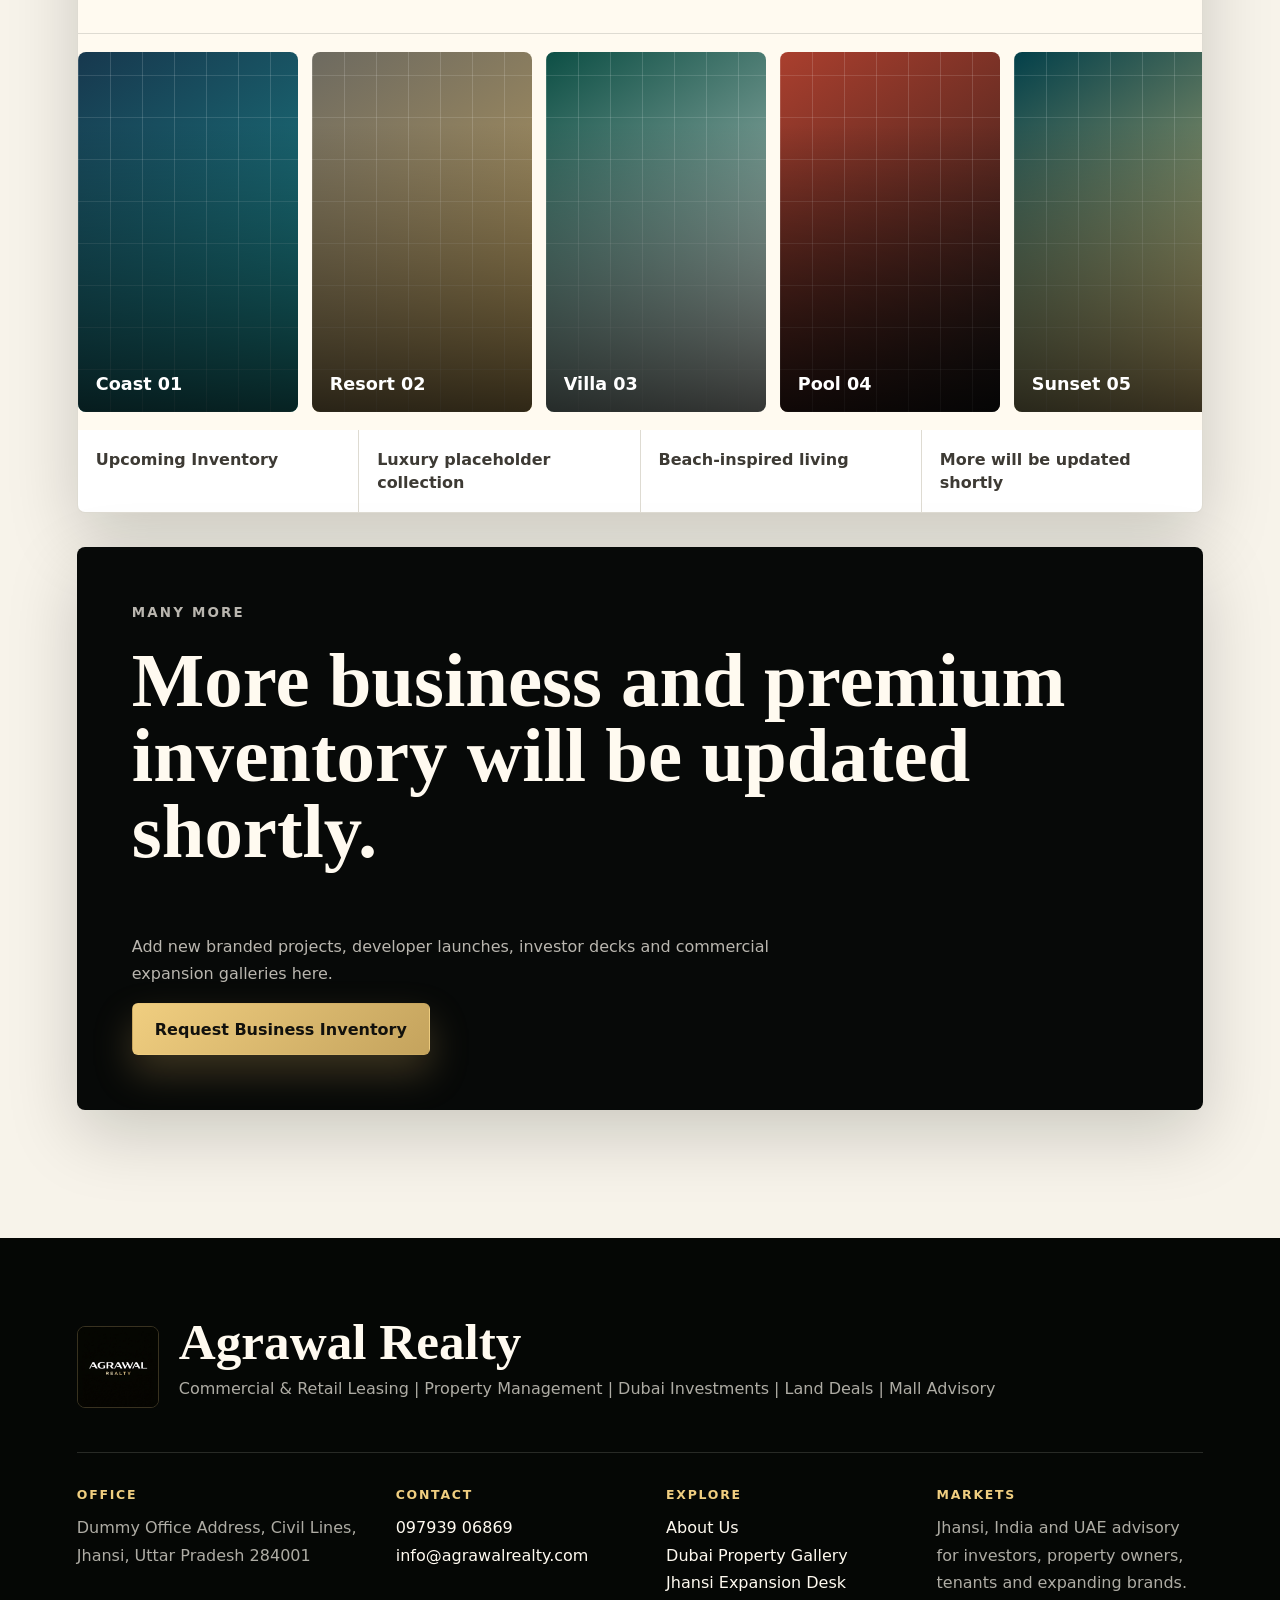
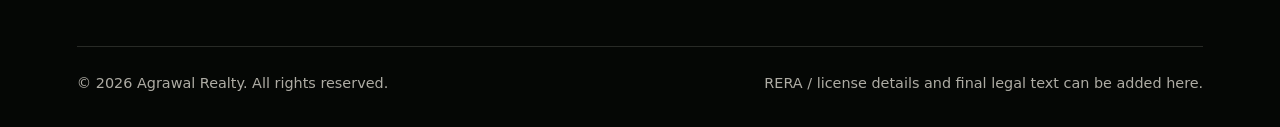
<file: business-gallery.html>
<!DOCTYPE html>
<html lang="en">
  <head>
    <meta charset="UTF-8" />
    <meta name="viewport" content="width=device-width, initial-scale=1.0" />
    <title>Business Gallery | Agrawal Realty</title>
    <meta name="description" content="Business and premium inventory gallery for Agrawal Realty." />
    <link rel="stylesheet" href="styles.css" />
    <link rel="icon" type="image/png" href="assets/agrawallogo.jpg">
  </head>
  <body>
    <div class="preloader" aria-label="Loading Agrawal Realty">
      <div class="preloader-mark">
        <img src="assets/agrawallogo.jpg" alt="Agrawal Realty logo" />
        <span></span>
      </div>
    </div>

    <header class="site-header">
      <button class="menu-toggle" type="button" aria-expanded="false" aria-controls="primary-navigation" aria-label="Open navigation">
        <span></span>
        <span></span>
        <span></span>
      </button>
      <a class="brand" href="index.html" aria-label="Agrawal Realty home">
        <img src="assets/agrawallogo.jpg" alt="" />
      </a>
      <nav class="site-nav" id="primary-navigation" aria-label="Primary navigation">
        <a href="index.html">Home</a>
        <a href="index.html#about">About</a>
        <a href="index.html#contact">Contact</a>
        <a href="dubai-gallery.html">Dubai</a>
        <a href="jhansi-expansion.html">Jhansi</a>
        <a href="business-gallery.html">Expansion</a>
      </nav>
      <a class="nav-cta" href="tel:+919793906869">Call Now</a>
    </header>

    <main>
      <section class="inner-hero section-dark">
        <div class="inner-hero-content">
          <p class="eyebrow">Business Gallery</p>
          <h1>Premium and upcoming inventory.</h1>
          <p>
            BNW x Taj Hotels, Binghatti Developers and upcoming Dubai inventory are grouped here with dummy horizontal
            scrollers. Add real project images later and every section is ready for five or more visuals.
          </p>
          <div class="page-actions">
            <a class="button button-gold" href="https://wa.me/919793906869" target="_blank" rel="noopener">Ask on WhatsApp</a>
            <a class="button button-ghost" href="index.html#gallery">Back to Gallery</a>
          </div>
        </div>
      </section>

      <section class="section gallery-page">
        <div class="gallery-group-head">
          <div>
            <p class="eyebrow">Business Collection</p>
            <h3>Branded residences, Binghatti projects and upcoming inventory</h3>
            <p>On mobile, each project shows the image gallery first and the project text below it.</p>
          </div>
          <a class="button button-dark" href="#more-business">Many More</a>
        </div>

        <article class="gallery-project taj" id="taj-wellington">
          <div class="gallery-project-head">
            <div>
              <p class="eyebrow">BNW x Taj Hotels</p>
              <h2>Taj Wellington Mews Residences</h2>
              <p>Fully serviced branded residences managed by Taj hospitality with global lifestyle appeal.</p>
            </div>
            <div class="project-price">Branded</div>
          </div>
          <div class="story-strip" aria-label="Taj dummy images">
            <div class="dummy-shot shot-1"><span>Brand 01</span></div>
            <div class="dummy-shot shot-2"><span>Suite 02</span></div>
            <div class="dummy-shot shot-3"><span>Lobby 03</span></div>
            <div class="dummy-shot shot-4"><span>Service 04</span></div>
            <div class="dummy-shot shot-5"><span>Island 05</span></div>
          </div>
          <div class="project-points">
            <span>Fully serviced branded residences</span>
            <span>Managed by Taj hospitality</span>
            <span>Investor-friendly payment plans</span>
            <span>High rental yield potential</span>
          </div>
        </article>

        <article class="gallery-project sky" id="skyterraces">
          <div class="gallery-project-head">
            <div>
              <p class="eyebrow">Binghatti Developers</p>
              <h2>Binghatti Skyterraces</h2>
              <p>Unique terrace-style architecture with beach-inspired amenities and flexible payment plans.</p>
            </div>
            <div class="project-price">AED 775K+</div>
          </div>
          <div class="story-strip" aria-label="Skyterraces dummy images">
            <div class="dummy-shot shot-1"><span>Terrace 01</span></div>
            <div class="dummy-shot shot-2"><span>Skyline 02</span></div>
            <div class="dummy-shot shot-3"><span>Amenity 03</span></div>
            <div class="dummy-shot shot-4"><span>Interior 04</span></div>
            <div class="dummy-shot shot-5"><span>Night 05</span></div>
          </div>
          <div class="project-points">
            <span>Binghatti Developers</span>
            <span>Approx Rs. 1.9 Cr starting point</span>
            <span>Panoramic skyline views</span>
            <span>High rental yield potential</span>
          </div>
        </article>

        <article class="gallery-project titania" id="titania">
          <div class="gallery-project-head">
            <div>
              <p class="eyebrow">Binghatti Developers</p>
              <h2>Binghatti Titania</h2>
              <p>Contemporary design and affordable entry into Dubai real estate with strong rental potential.</p>
            </div>
            <div class="project-price">AED 679K+</div>
          </div>
          <div class="story-strip" aria-label="Titania dummy images">
            <div class="dummy-shot shot-1"><span>Facade 01</span></div>
            <div class="dummy-shot shot-2"><span>Lobby 02</span></div>
            <div class="dummy-shot shot-3"><span>Room 03</span></div>
            <div class="dummy-shot shot-4"><span>Gym 04</span></div>
            <div class="dummy-shot shot-5"><span>Community 05</span></div>
          </div>
          <div class="project-points">
            <span>Binghatti Developers</span>
            <span>Approx Rs. 1.7 Cr starting point</span>
            <span>Investor-friendly payment plans</span>
            <span>High-demand area</span>
          </div>
        </article>

        <article class="gallery-project marina" id="marina-heights">
          <div class="gallery-project-head">
            <div>
              <p class="eyebrow">Upcoming Inventory</p>
              <h2>Marina Waterfront Residences</h2>
              <p>Dummy upcoming inventory section for future Dubai Marina project photos and brochures.</p>
            </div>
            <div class="project-price">Soon</div>
          </div>
          <div class="story-strip" aria-label="Marina dummy images">
            <div class="dummy-shot shot-1"><span>Marina 01</span></div>
            <div class="dummy-shot shot-2"><span>Deck 02</span></div>
            <div class="dummy-shot shot-3"><span>Suite 03</span></div>
            <div class="dummy-shot shot-4"><span>Retail 04</span></div>
            <div class="dummy-shot shot-5"><span>Night 05</span></div>
          </div>
          <div class="project-points">
            <span>Upcoming Inventory</span>
            <span>Dummy section</span>
            <span>Real images can replace this</span>
            <span>More will be updated shortly</span>
          </div>
        </article>

        <article class="gallery-project downtown" id="downtown-luxe">
          <div class="gallery-project-head">
            <div>
              <p class="eyebrow">Upcoming Inventory</p>
              <h2>Downtown Investment Suites</h2>
              <p>Dummy city-center collection for future premium investor inventory updates.</p>
            </div>
            <div class="project-price">Soon</div>
          </div>
          <div class="story-strip" aria-label="Downtown dummy images">
            <div class="dummy-shot shot-1"><span>Skyline 01</span></div>
            <div class="dummy-shot shot-2"><span>Lobby 02</span></div>
            <div class="dummy-shot shot-3"><span>Suite 03</span></div>
            <div class="dummy-shot shot-4"><span>Amenity 04</span></div>
            <div class="dummy-shot shot-5"><span>Retail 05</span></div>
          </div>
          <div class="project-points">
            <span>Upcoming Inventory</span>
            <span>Premium city-center placeholder</span>
            <span>Future brochure section</span>
            <span>More will be updated shortly</span>
          </div>
        </article>

        <article class="gallery-project palm" id="palm-vista">
          <div class="gallery-project-head">
            <div>
              <p class="eyebrow">Upcoming Inventory</p>
              <h2>Palm View Branded Homes</h2>
              <p>Dummy luxury coastal collection for future UAE investor leads and branded residences.</p>
            </div>
            <div class="project-price">Soon</div>
          </div>
          <div class="story-strip" aria-label="Palm dummy images">
            <div class="dummy-shot shot-1"><span>Coast 01</span></div>
            <div class="dummy-shot shot-2"><span>Resort 02</span></div>
            <div class="dummy-shot shot-3"><span>Villa 03</span></div>
            <div class="dummy-shot shot-4"><span>Pool 04</span></div>
            <div class="dummy-shot shot-5"><span>Sunset 05</span></div>
          </div>
          <div class="project-points">
            <span>Upcoming Inventory</span>
            <span>Luxury placeholder collection</span>
            <span>Beach-inspired living</span>
            <span>More will be updated shortly</span>
          </div>
        </article>

        <article class="update-panel" id="more-business">
          <p class="eyebrow">Many More</p>
          <h2>More business and premium inventory will be updated shortly.</h2>
          <p>Add new branded projects, developer launches, investor decks and commercial expansion galleries here.</p>
          <a class="button button-gold" href="https://wa.me/919793906869" target="_blank" rel="noopener">Request Business Inventory</a>
        </article>
      </section>
    </main>

    <footer class="site-footer">
      <div class="footer-brand">
        <img src="assets/agrawallogo.jpg" alt="Agrawal Realty logo" />
        <div>
          <h2>Agrawal Realty</h2>
          <p>Commercial & Retail Leasing | Property Management | Dubai Investments | Land Deals | Mall Advisory</p>
        </div>
      </div>
      <div class="footer-grid">
        <div>
          <h3>Office</h3>
          <p>Dummy Office Address, Civil Lines, Jhansi, Uttar Pradesh 284001</p>
        </div>
        <div>
          <h3>Contact</h3>
          <p><a href="tel:+919793906869">097939 06869</a><br /><a href="mailto:info@agrawalrealty.com">info@agrawalrealty.com</a></p>
        </div>
        <div>
          <h3>Explore</h3>
          <p><a href="index.html#about">About Us</a><br /><a href="dubai-gallery.html">Dubai Property Gallery</a><br /><a href="jhansi-expansion.html">Jhansi Expansion Desk</a></p>
        </div>
        <div>
          <h3>Markets</h3>
          <p>Jhansi, India and UAE advisory for investors, property owners, tenants and expanding brands.</p>
        </div>
      </div>
      <div class="footer-bottom">
        <span>© 2026 Agrawal Realty. All rights reserved.</span>
        <span>RERA / license details and final legal text can be added here.</span>
      </div>
    </footer>

    <div class="floating-actions" aria-label="Quick contact buttons">
      <a class="float-btn whatsapp" href="https://wa.me/919793906869" target="_blank" rel="noopener" aria-label="Chat on WhatsApp">WhatsApp</a>
      <a class="float-btn instagram" href="https://www.instagram.com/agrawalrealty/" target="_blank" rel="noopener" aria-label="Open Instagram">Instagram</a>
    </div>

    <script src="script.js"></script>
  </body>
</html>
</file>
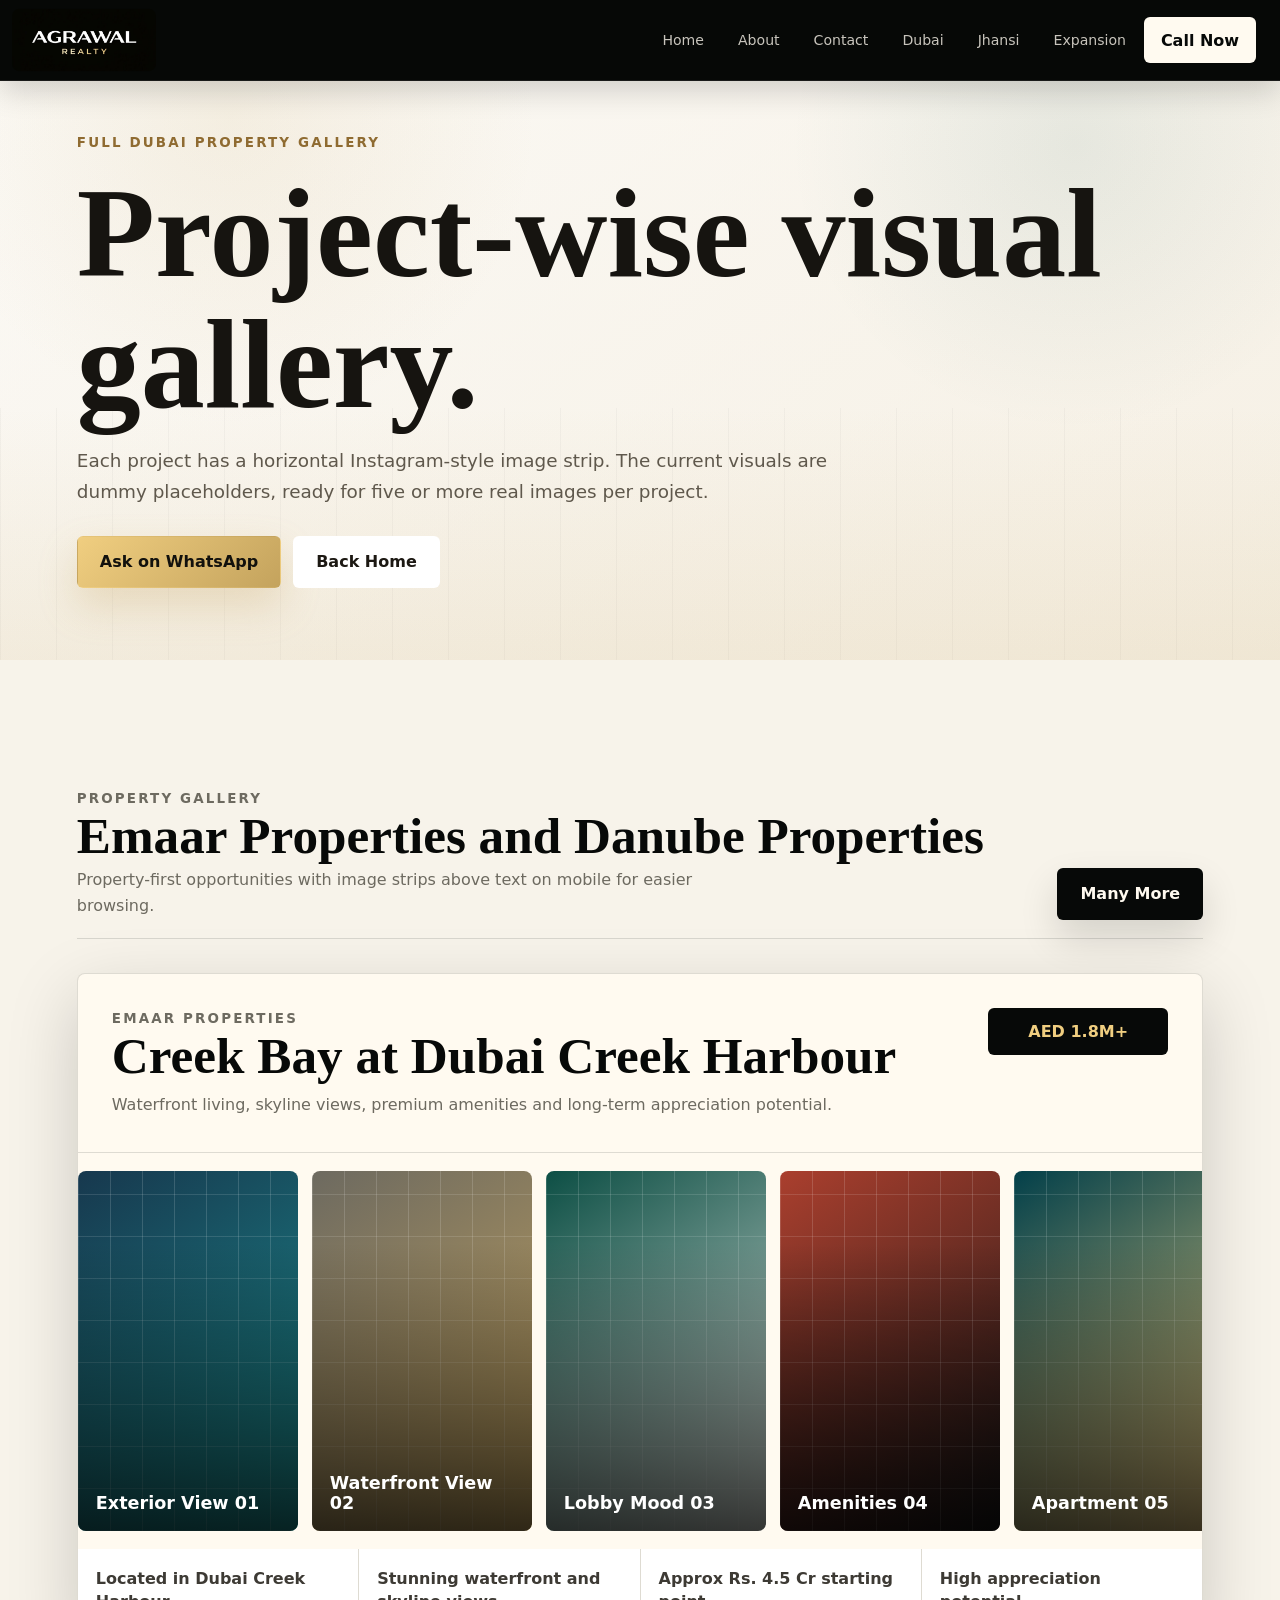
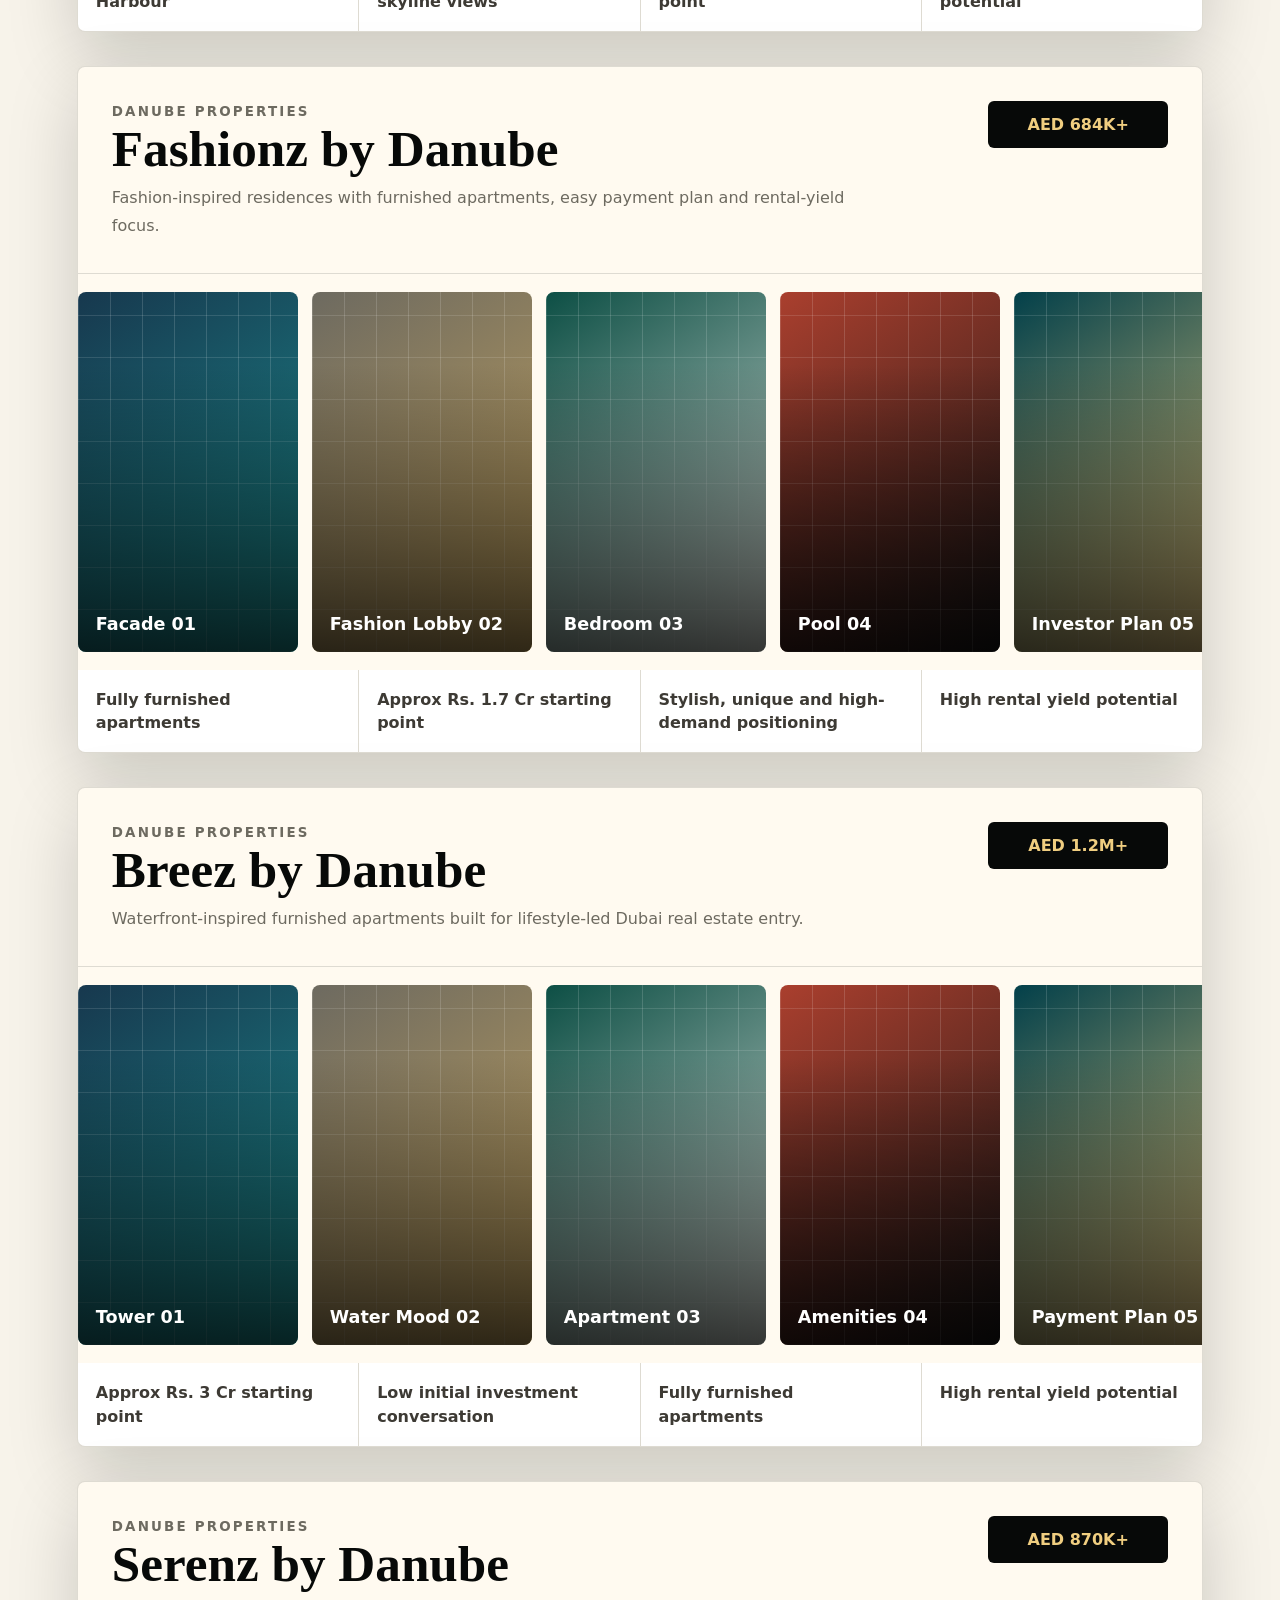
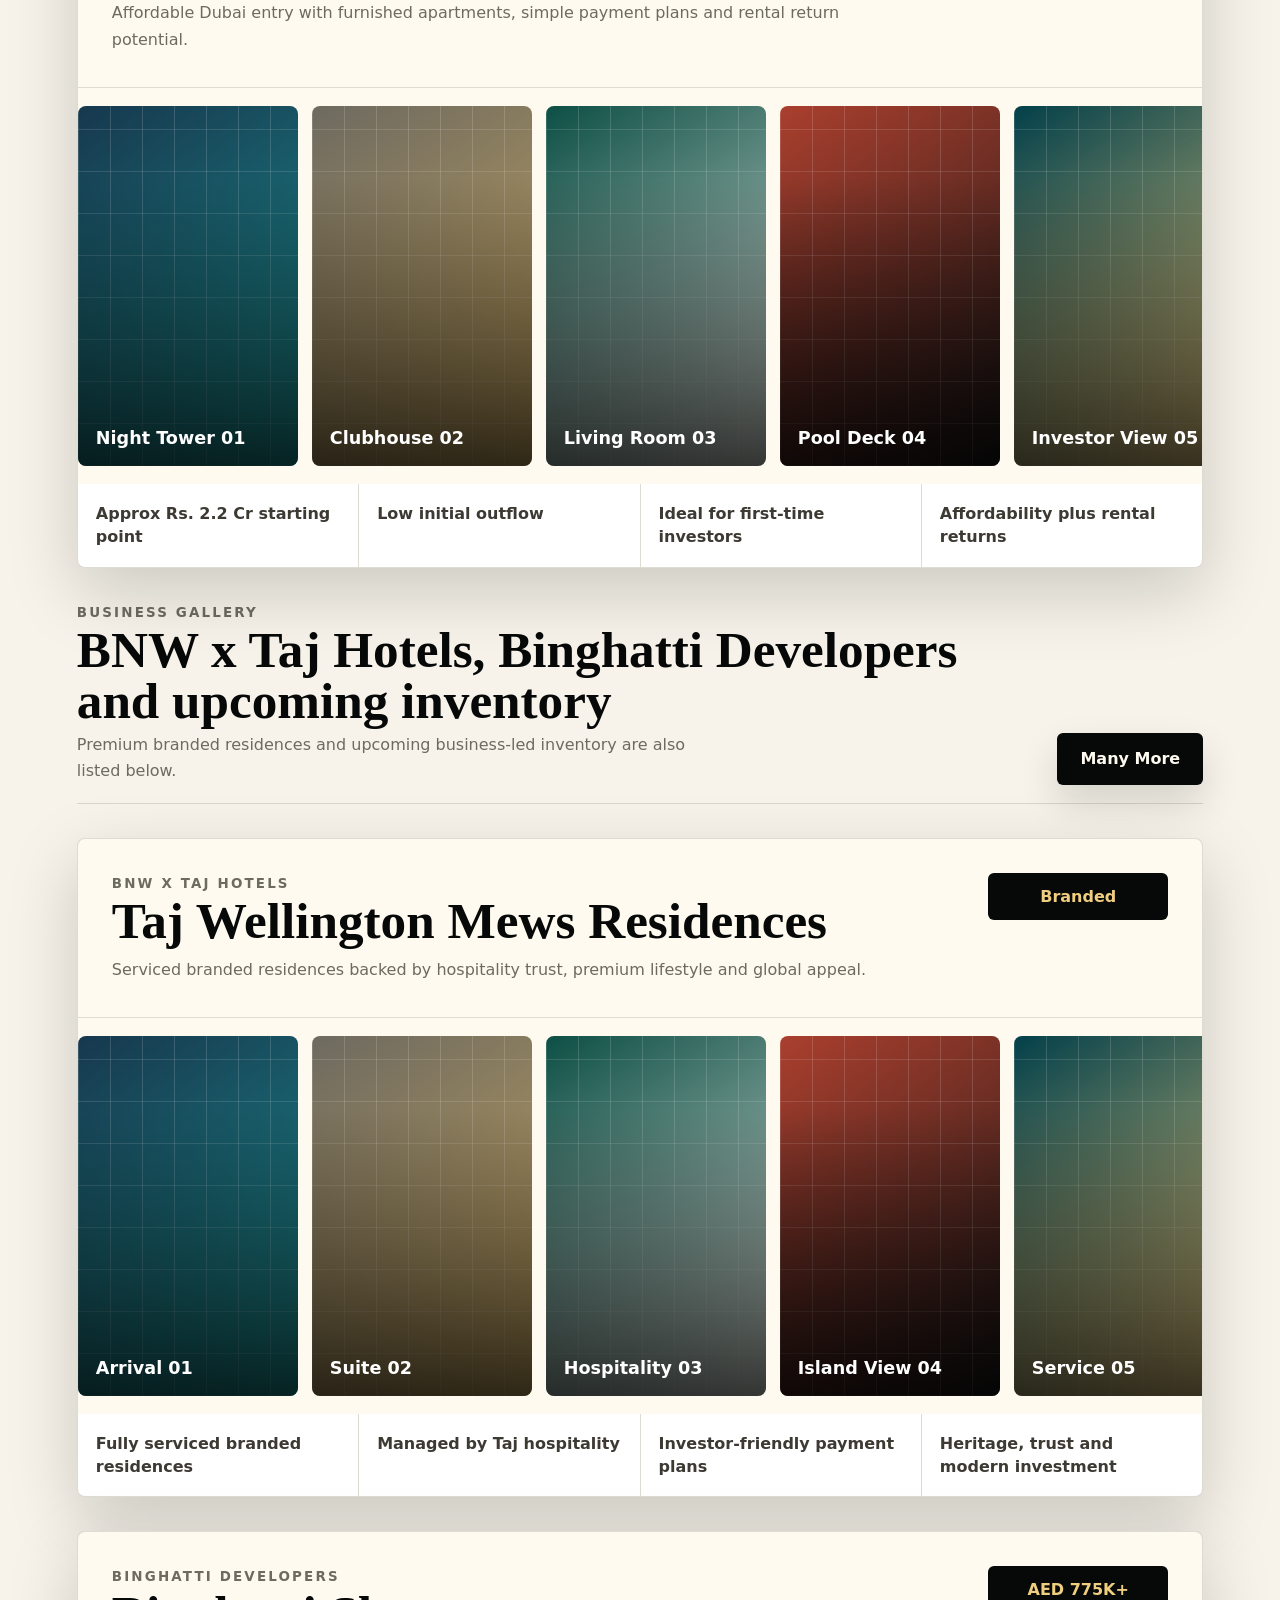
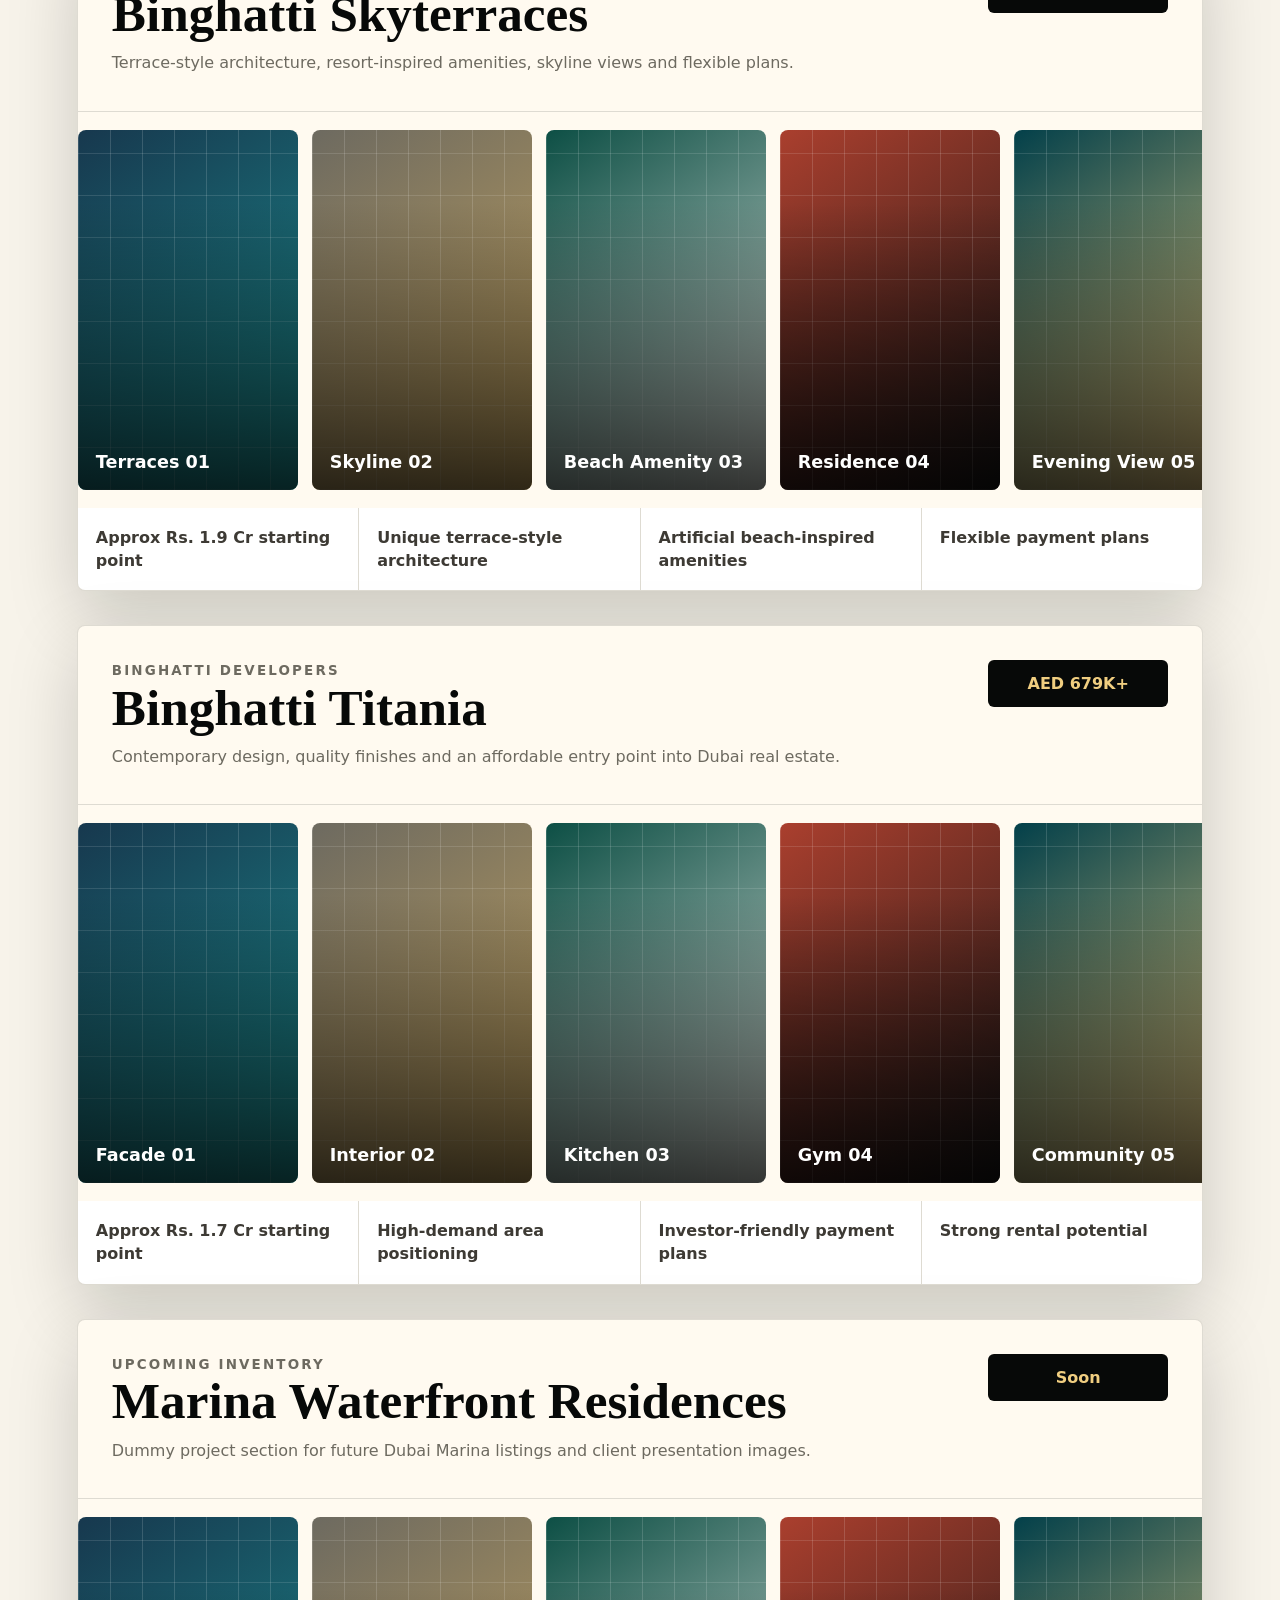
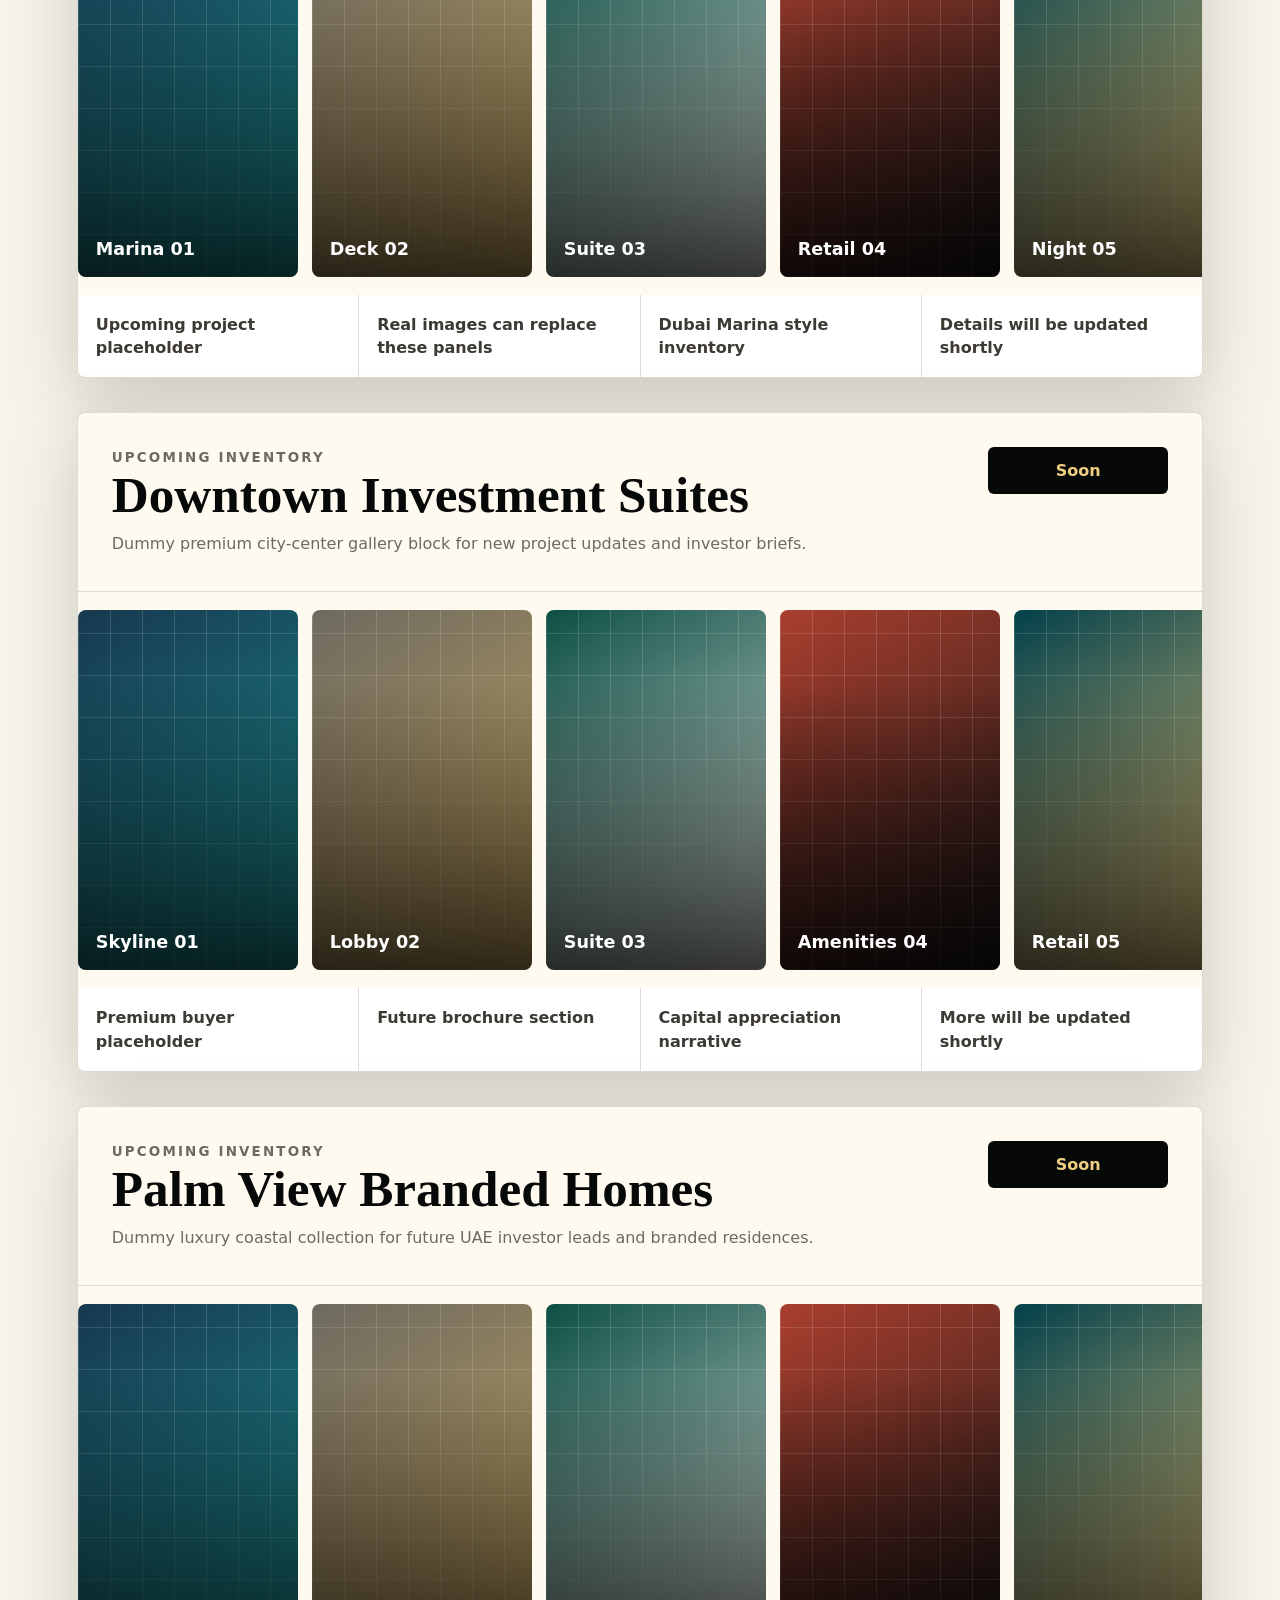
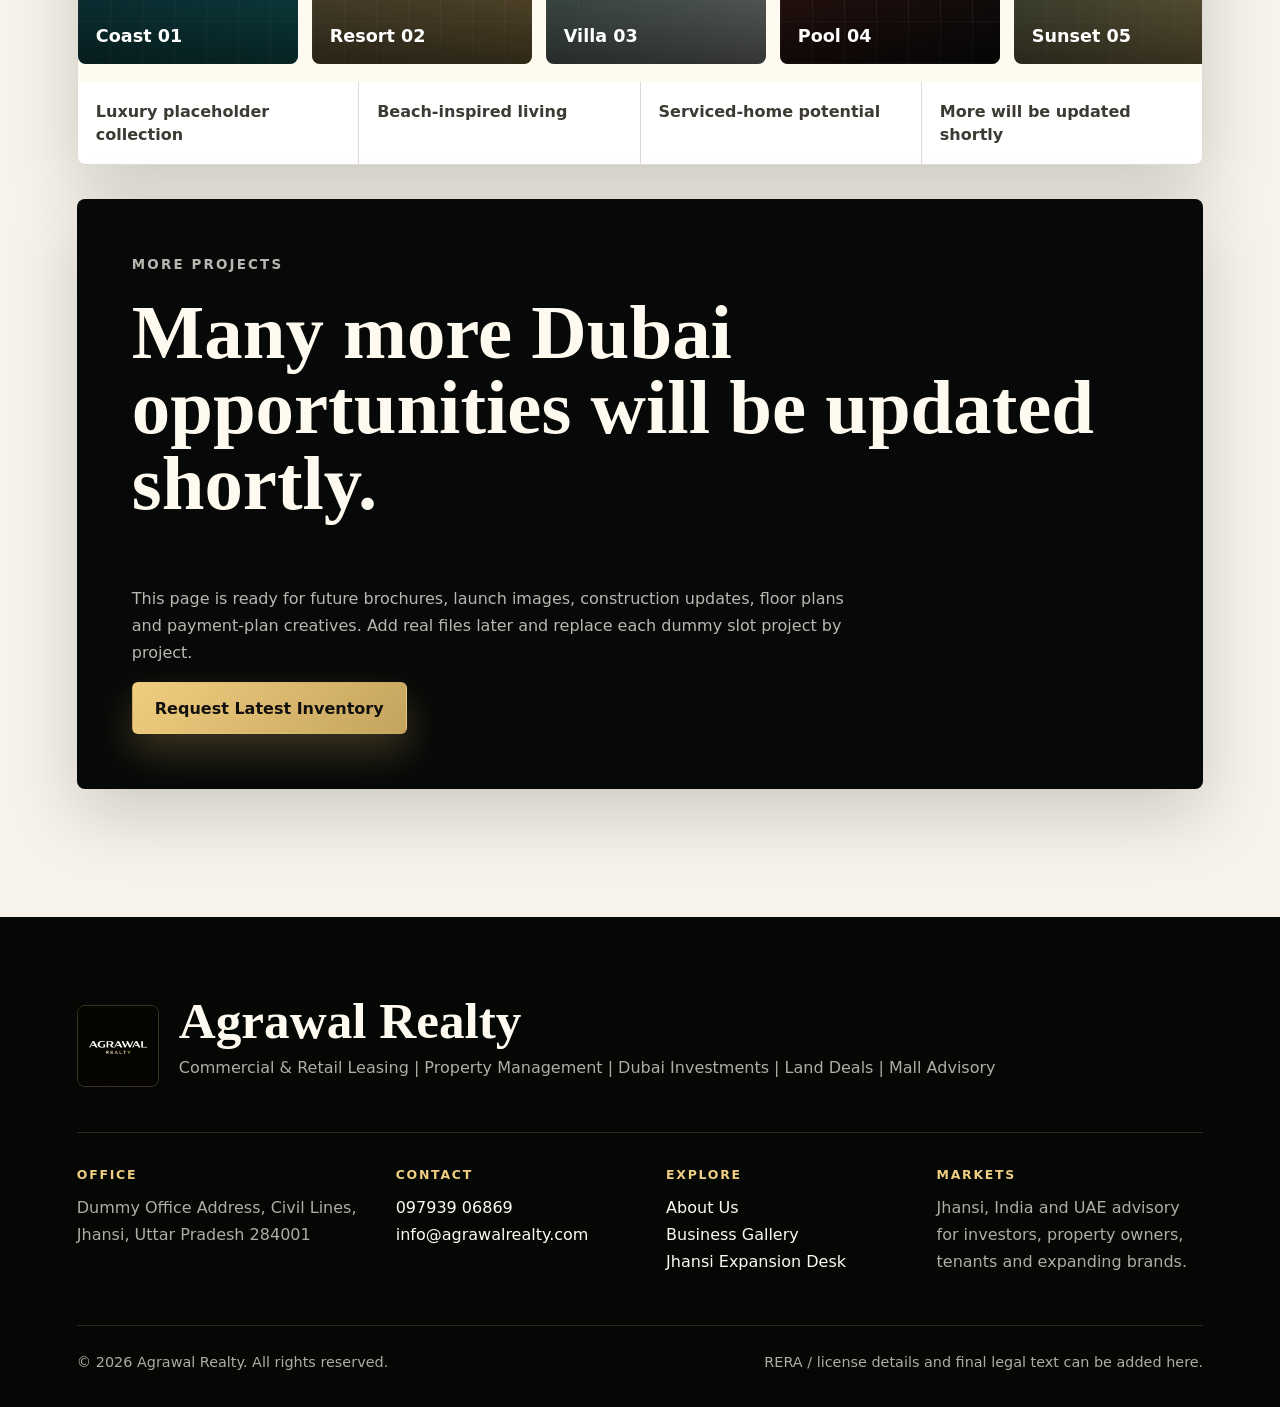
<file: dubai-gallery.html>
<!DOCTYPE html>
<html lang="en">
  <head>
    <meta charset="UTF-8" />
    <meta name="viewport" content="width=device-width, initial-scale=1.0" />
    <title>Dubai Property Gallery | Agrawal Realty</title>
    <meta name="description" content="Full Dubai property gallery by Agrawal Realty with project-wise scrolling image sections." />
    <link rel="stylesheet" href="styles.css" />
    <link rel="icon" type="image/png" href="assets/agrawallogo.jpg">
  </head>
  <body>
    <div class="preloader" aria-label="Loading Agrawal Realty">
      <div class="preloader-mark">
        <img src="assets/agrawallogo.jpg" alt="Agrawal Realty logo" />
        <span></span>
      </div>
    </div>

    <header class="site-header">
      <button class="menu-toggle" type="button" aria-expanded="false" aria-controls="primary-navigation" aria-label="Open navigation">
        <span></span>
        <span></span>
        <span></span>
      </button>
      <a class="brand" href="index.html" aria-label="Agrawal Realty home">
        <img src="assets/agrawallogo.jpg" alt="" />
      </a>
      <nav class="site-nav" id="primary-navigation" aria-label="Primary navigation">
        <a href="index.html">Home</a>
        <a href="index.html#about">About</a>
        <a href="index.html#contact">Contact</a>
        <a href="dubai-gallery.html">Dubai</a>
        <a href="jhansi-expansion.html">Jhansi</a>
        <a href="business-gallery.html">Expansion</a>
      </nav>
      <a class="nav-cta" href="tel:+919793906869">Call Now</a>
    </header>

    <main>
      <section class="inner-hero section-dark">
        <div class="inner-hero-content">
          <p class="eyebrow">Full Dubai Property Gallery</p>
          <h1 >Project-wise visual gallery.</h1>
          <p>
            Each project has a horizontal Instagram-style image strip. The current visuals are dummy placeholders, ready
            for five or more real images per project.
          </p>
          <div class="page-actions">
            <a class="button button-gold" href="https://wa.me/919793906869" target="_blank" rel="noopener">Ask on WhatsApp</a>
            <a class="button button-ghost" href="index.html">Back Home</a>
          </div>
        </div>
      </section>

      <section class="section gallery-page" id="property-gallery">
        <div class="gallery-group-head">
          <div>
            <p class="eyebrow">Property Gallery</p>
            <h3>Emaar Properties and Danube Properties</h3>
            <p>Property-first opportunities with image strips above text on mobile for easier browsing.</p>
          </div>
          <a class="button button-dark" href="#more-dubai">Many More</a>
        </div>

        <article class="gallery-project creek" id="creek-bay">
          <div class="gallery-project-head">
            <div>
              <p class="eyebrow">Emaar Properties</p>
              <h2>Creek Bay at Dubai Creek Harbour</h2>
              <p>Waterfront living, skyline views, premium amenities and long-term appreciation potential.</p>
            </div>
            <div class="project-price">AED 1.8M+</div>
          </div>
          <div class="story-strip" aria-label="Creek Bay dummy images">
            <div class="dummy-shot shot-1"><span>Exterior View 01</span></div>
            <div class="dummy-shot shot-2"><span>Waterfront View 02</span></div>
            <div class="dummy-shot shot-3"><span>Lobby Mood 03</span></div>
            <div class="dummy-shot shot-4"><span>Amenities 04</span></div>
            <div class="dummy-shot shot-5"><span>Apartment 05</span></div>
          </div>
          <div class="project-points">
            <span>Located in Dubai Creek Harbour</span>
            <span>Stunning waterfront and skyline views</span>
            <span>Approx Rs. 4.5 Cr starting point</span>
            <span>High appreciation potential</span>
          </div>
        </article>

        <article class="gallery-project fashionz" id="fashionz">
          <div class="gallery-project-head">
            <div>
              <p class="eyebrow">Danube Properties</p>
              <h2>Fashionz by Danube</h2>
              <p>Fashion-inspired residences with furnished apartments, easy payment plan and rental-yield focus.</p>
            </div>
            <div class="project-price">AED 684K+</div>
          </div>
          <div class="story-strip" aria-label="Fashionz dummy images">
            <div class="dummy-shot shot-1"><span>Facade 01</span></div>
            <div class="dummy-shot shot-2"><span>Fashion Lobby 02</span></div>
            <div class="dummy-shot shot-3"><span>Bedroom 03</span></div>
            <div class="dummy-shot shot-4"><span>Pool 04</span></div>
            <div class="dummy-shot shot-5"><span>Investor Plan 05</span></div>
          </div>
          <div class="project-points">
            <span>Fully furnished apartments</span>
            <span>Approx Rs. 1.7 Cr starting point</span>
            <span>Stylish, unique and high-demand positioning</span>
            <span>High rental yield potential</span>
          </div>
        </article>

        <article class="gallery-project breez" id="breez">
          <div class="gallery-project-head">
            <div>
              <p class="eyebrow">Danube Properties</p>
              <h2>Breez by Danube</h2>
              <p>Waterfront-inspired furnished apartments built for lifestyle-led Dubai real estate entry.</p>
            </div>
            <div class="project-price">AED 1.2M+</div>
          </div>
          <div class="story-strip" aria-label="Breez dummy images">
            <div class="dummy-shot shot-1"><span>Tower 01</span></div>
            <div class="dummy-shot shot-2"><span>Water Mood 02</span></div>
            <div class="dummy-shot shot-3"><span>Apartment 03</span></div>
            <div class="dummy-shot shot-4"><span>Amenities 04</span></div>
            <div class="dummy-shot shot-5"><span>Payment Plan 05</span></div>
          </div>
          <div class="project-points">
            <span>Approx Rs. 3 Cr starting point</span>
            <span>Low initial investment conversation</span>
            <span>Fully furnished apartments</span>
            <span>High rental yield potential</span>
          </div>
        </article>

        <article class="gallery-project serenz" id="serenz">
          <div class="gallery-project-head">
            <div>
              <p class="eyebrow">Danube Properties</p>
              <h2>Serenz by Danube</h2>
              <p>Affordable Dubai entry with furnished apartments, simple payment plans and rental return potential.</p>
            </div>
            <div class="project-price">AED 870K+</div>
          </div>
          <div class="story-strip" aria-label="Serenz dummy images">
            <div class="dummy-shot shot-1"><span>Night Tower 01</span></div>
            <div class="dummy-shot shot-2"><span>Clubhouse 02</span></div>
            <div class="dummy-shot shot-3"><span>Living Room 03</span></div>
            <div class="dummy-shot shot-4"><span>Pool Deck 04</span></div>
            <div class="dummy-shot shot-5"><span>Investor View 05</span></div>
          </div>
          <div class="project-points">
            <span>Approx Rs. 2.2 Cr starting point</span>
            <span>Low initial outflow</span>
            <span>Ideal for first-time investors</span>
            <span>Affordability plus rental returns</span>
          </div>
        </article>

        <div class="gallery-group-head" id="business-gallery">
          <div>
            <p class="eyebrow">Business Gallery</p>
            <h3>BNW x Taj Hotels, Binghatti Developers and upcoming inventory</h3>
            <p>Premium branded residences and upcoming business-led inventory are also listed below.</p>
          </div>
          <a class="button button-dark" href="business-gallery.html">Many More</a>
        </div>

        <article class="gallery-project taj" id="taj-wellington">
          <div class="gallery-project-head">
            <div>
              <p class="eyebrow">BNW x Taj Hotels</p>
              <h2>Taj Wellington Mews Residences</h2>
              <p>Serviced branded residences backed by hospitality trust, premium lifestyle and global appeal.</p>
            </div>
            <div class="project-price">Branded</div>
          </div>
          <div class="story-strip" aria-label="Taj Wellington dummy images">
            <div class="dummy-shot shot-1"><span>Arrival 01</span></div>
            <div class="dummy-shot shot-2"><span>Suite 02</span></div>
            <div class="dummy-shot shot-3"><span>Hospitality 03</span></div>
            <div class="dummy-shot shot-4"><span>Island View 04</span></div>
            <div class="dummy-shot shot-5"><span>Service 05</span></div>
          </div>
          <div class="project-points">
            <span>Fully serviced branded residences</span>
            <span>Managed by Taj hospitality</span>
            <span>Investor-friendly payment plans</span>
            <span>Heritage, trust and modern investment</span>
          </div>
        </article>

        <article class="gallery-project sky" id="skyterraces">
          <div class="gallery-project-head">
            <div>
              <p class="eyebrow">Binghatti Developers</p>
              <h2>Binghatti Skyterraces</h2>
              <p>Terrace-style architecture, resort-inspired amenities, skyline views and flexible plans.</p>
            </div>
            <div class="project-price">AED 775K+</div>
          </div>
          <div class="story-strip" aria-label="Skyterraces dummy images">
            <div class="dummy-shot shot-1"><span>Terraces 01</span></div>
            <div class="dummy-shot shot-2"><span>Skyline 02</span></div>
            <div class="dummy-shot shot-3"><span>Beach Amenity 03</span></div>
            <div class="dummy-shot shot-4"><span>Residence 04</span></div>
            <div class="dummy-shot shot-5"><span>Evening View 05</span></div>
          </div>
          <div class="project-points">
            <span>Approx Rs. 1.9 Cr starting point</span>
            <span>Unique terrace-style architecture</span>
            <span>Artificial beach-inspired amenities</span>
            <span>Flexible payment plans</span>
          </div>
        </article>

        <article class="gallery-project titania" id="titania">
          <div class="gallery-project-head">
            <div>
              <p class="eyebrow">Binghatti Developers</p>
              <h2>Binghatti Titania</h2>
              <p>Contemporary design, quality finishes and an affordable entry point into Dubai real estate.</p>
            </div>
            <div class="project-price">AED 679K+</div>
          </div>
          <div class="story-strip" aria-label="Titania dummy images">
            <div class="dummy-shot shot-1"><span>Facade 01</span></div>
            <div class="dummy-shot shot-2"><span>Interior 02</span></div>
            <div class="dummy-shot shot-3"><span>Kitchen 03</span></div>
            <div class="dummy-shot shot-4"><span>Gym 04</span></div>
            <div class="dummy-shot shot-5"><span>Community 05</span></div>
          </div>
          <div class="project-points">
            <span>Approx Rs. 1.7 Cr starting point</span>
            <span>High-demand area positioning</span>
            <span>Investor-friendly payment plans</span>
            <span>Strong rental potential</span>
          </div>
        </article>

        <article class="gallery-project marina" id="marina-heights">
          <div class="gallery-project-head">
            <div>
              <p class="eyebrow">Upcoming Inventory</p>
              <h2>Marina Waterfront Residences</h2>
              <p>Dummy project section for future Dubai Marina listings and client presentation images.</p>
            </div>
            <div class="project-price">Soon</div>
          </div>
          <div class="story-strip" aria-label="Marina dummy images">
            <div class="dummy-shot shot-1"><span>Marina 01</span></div>
            <div class="dummy-shot shot-2"><span>Deck 02</span></div>
            <div class="dummy-shot shot-3"><span>Suite 03</span></div>
            <div class="dummy-shot shot-4"><span>Retail 04</span></div>
            <div class="dummy-shot shot-5"><span>Night 05</span></div>
          </div>
          <div class="project-points">
            <span>Upcoming project placeholder</span>
            <span>Real images can replace these panels</span>
            <span>Dubai Marina style inventory</span>
            <span>Details will be updated shortly</span>
          </div>
        </article>

        <article class="gallery-project downtown" id="downtown-luxe">
          <div class="gallery-project-head">
            <div>
              <p class="eyebrow">Upcoming Inventory</p>
              <h2>Downtown Investment Suites</h2>
              <p>Dummy premium city-center gallery block for new project updates and investor briefs.</p>
            </div>
            <div class="project-price">Soon</div>
          </div>
          <div class="story-strip" aria-label="Downtown dummy images">
            <div class="dummy-shot shot-1"><span>Skyline 01</span></div>
            <div class="dummy-shot shot-2"><span>Lobby 02</span></div>
            <div class="dummy-shot shot-3"><span>Suite 03</span></div>
            <div class="dummy-shot shot-4"><span>Amenities 04</span></div>
            <div class="dummy-shot shot-5"><span>Retail 05</span></div>
          </div>
          <div class="project-points">
            <span>Premium buyer placeholder</span>
            <span>Future brochure section</span>
            <span>Capital appreciation narrative</span>
            <span>More will be updated shortly</span>
          </div>
        </article>

        <article class="gallery-project palm" id="palm-vista">
          <div class="gallery-project-head">
            <div>
              <p class="eyebrow">Upcoming Inventory</p>
              <h2>Palm View Branded Homes</h2>
              <p>Dummy luxury coastal collection for future UAE investor leads and branded residences.</p>
            </div>
            <div class="project-price">Soon</div>
          </div>
          <div class="story-strip" aria-label="Palm dummy images">
            <div class="dummy-shot shot-1"><span>Coast 01</span></div>
            <div class="dummy-shot shot-2"><span>Resort 02</span></div>
            <div class="dummy-shot shot-3"><span>Villa 03</span></div>
            <div class="dummy-shot shot-4"><span>Pool 04</span></div>
            <div class="dummy-shot shot-5"><span>Sunset 05</span></div>
          </div>
          <div class="project-points">
            <span>Luxury placeholder collection</span>
            <span>Beach-inspired living</span>
            <span>Serviced-home potential</span>
            <span>More will be updated shortly</span>
          </div>
        </article>

        <article class="update-panel" id="more-dubai">
          <p class="eyebrow">More Projects</p>
          <h2>Many more Dubai opportunities will be updated shortly.</h2>
          <p>
            This page is ready for future brochures, launch images, construction updates, floor plans and payment-plan
            creatives. Add real files later and replace each dummy slot project by project.
          </p>
          <a class="button button-gold" href="https://wa.me/919793906869" target="_blank" rel="noopener">Request Latest Inventory</a>
        </article>
      </section>
    </main>

    <footer class="site-footer">
      <div class="footer-brand">
        <img src="assets/agrawallogo.jpg" alt="Agrawal Realty logo" />
        <div>
          <h2>Agrawal Realty</h2>
          <p>Commercial & Retail Leasing | Property Management | Dubai Investments | Land Deals | Mall Advisory</p>
        </div>
      </div>
      <div class="footer-grid">
        <div>
          <h3>Office</h3>
          <p>Dummy Office Address, Civil Lines, Jhansi, Uttar Pradesh 284001</p>
        </div>
        <div>
          <h3>Contact</h3>
          <p><a href="tel:+919793906869">097939 06869</a><br /><a href="mailto:info@agrawalrealty.com">info@agrawalrealty.com</a></p>
        </div>
        <div>
          <h3>Explore</h3>
          <p><a href="index.html#about">About Us</a><br /><a href="business-gallery.html">Business Gallery</a><br /><a href="jhansi-expansion.html">Jhansi Expansion Desk</a></p>
        </div>
        <div>
          <h3>Markets</h3>
          <p>Jhansi, India and UAE advisory for investors, property owners, tenants and expanding brands.</p>
        </div>
      </div>
      <div class="footer-bottom">
        <span>© 2026 Agrawal Realty. All rights reserved.</span>
        <span>RERA / license details and final legal text can be added here.</span>
      </div>
    </footer>

    <div class="floating-actions" aria-label="Quick contact buttons">
      <a class="float-btn whatsapp" href="https://wa.me/919793906869" target="_blank" rel="noopener" aria-label="Chat on WhatsApp">WhatsApp</a>
      <a class="float-btn instagram" href="https://www.instagram.com/agrawalrealty/" target="_blank" rel="noopener" aria-label="Open Instagram">Instagram</a>
    </div>

    <script src="script.js"></script>
  </body>
</html>
</file>
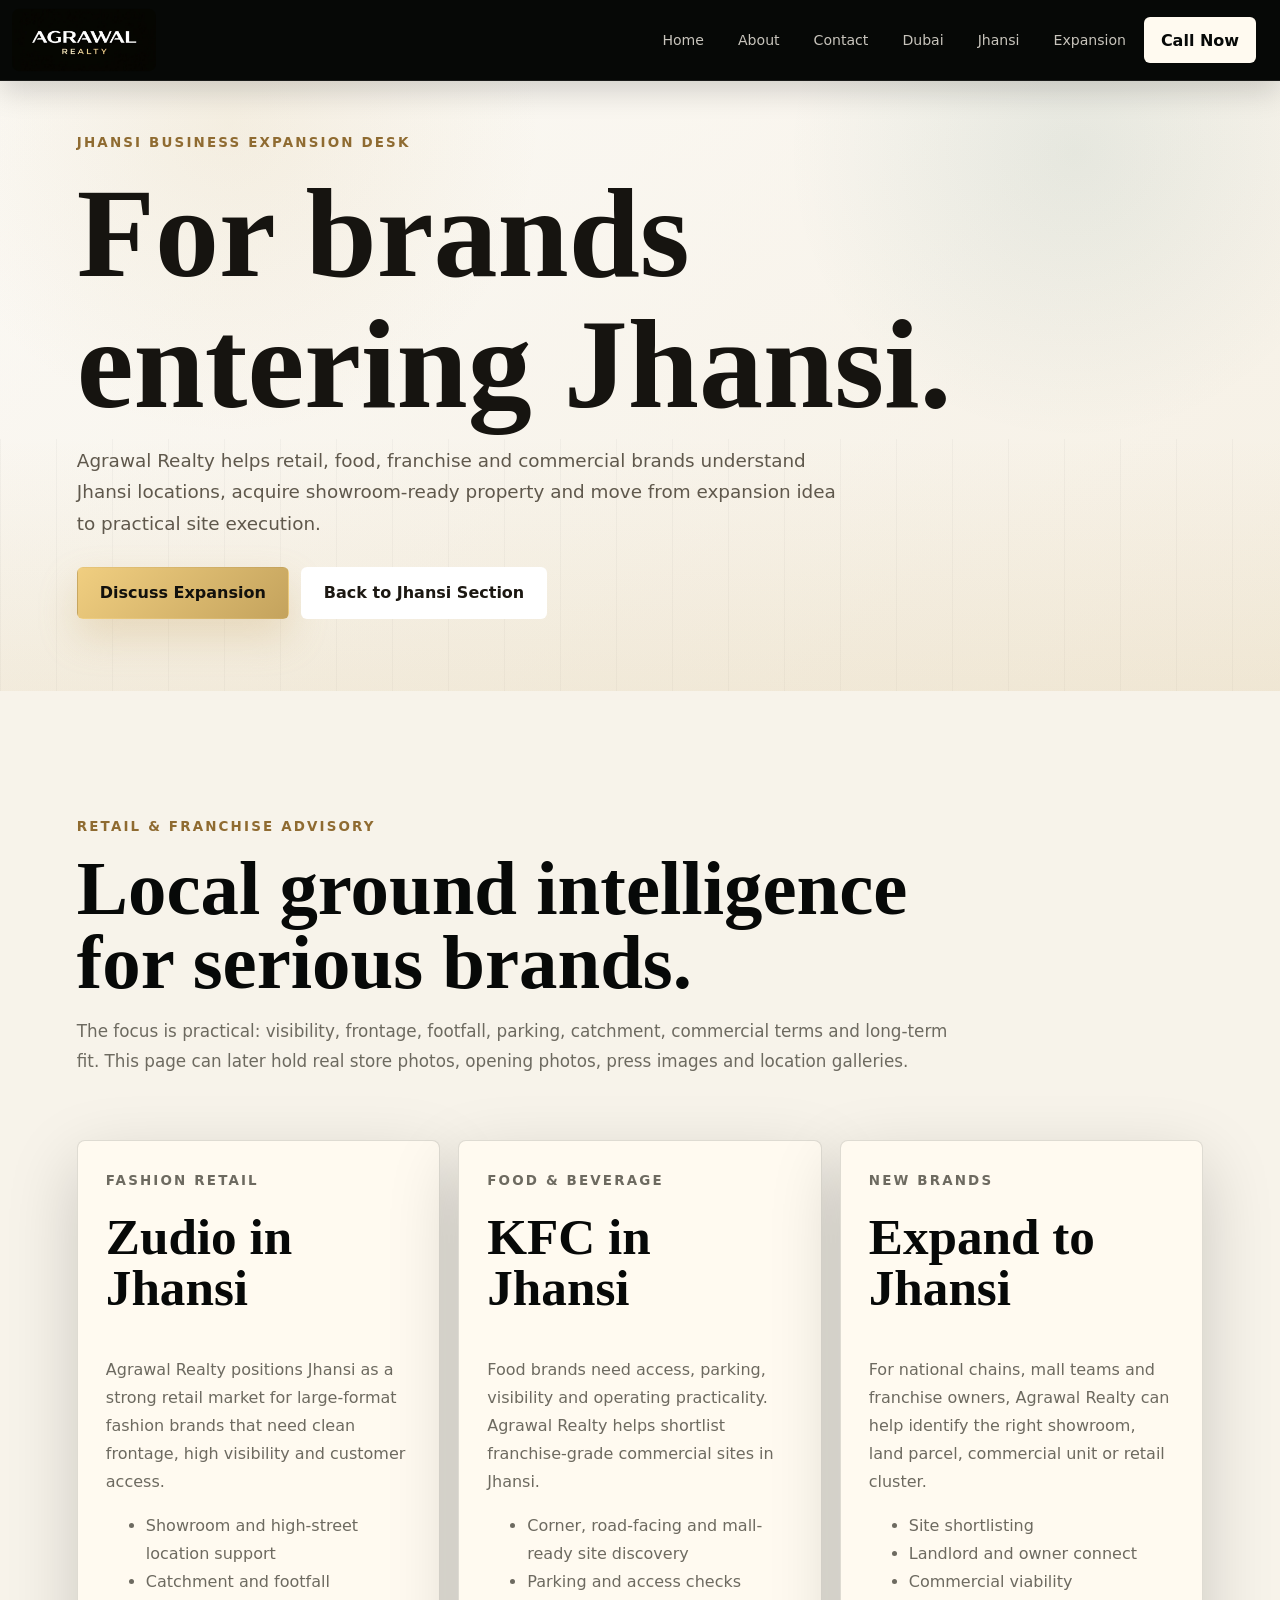
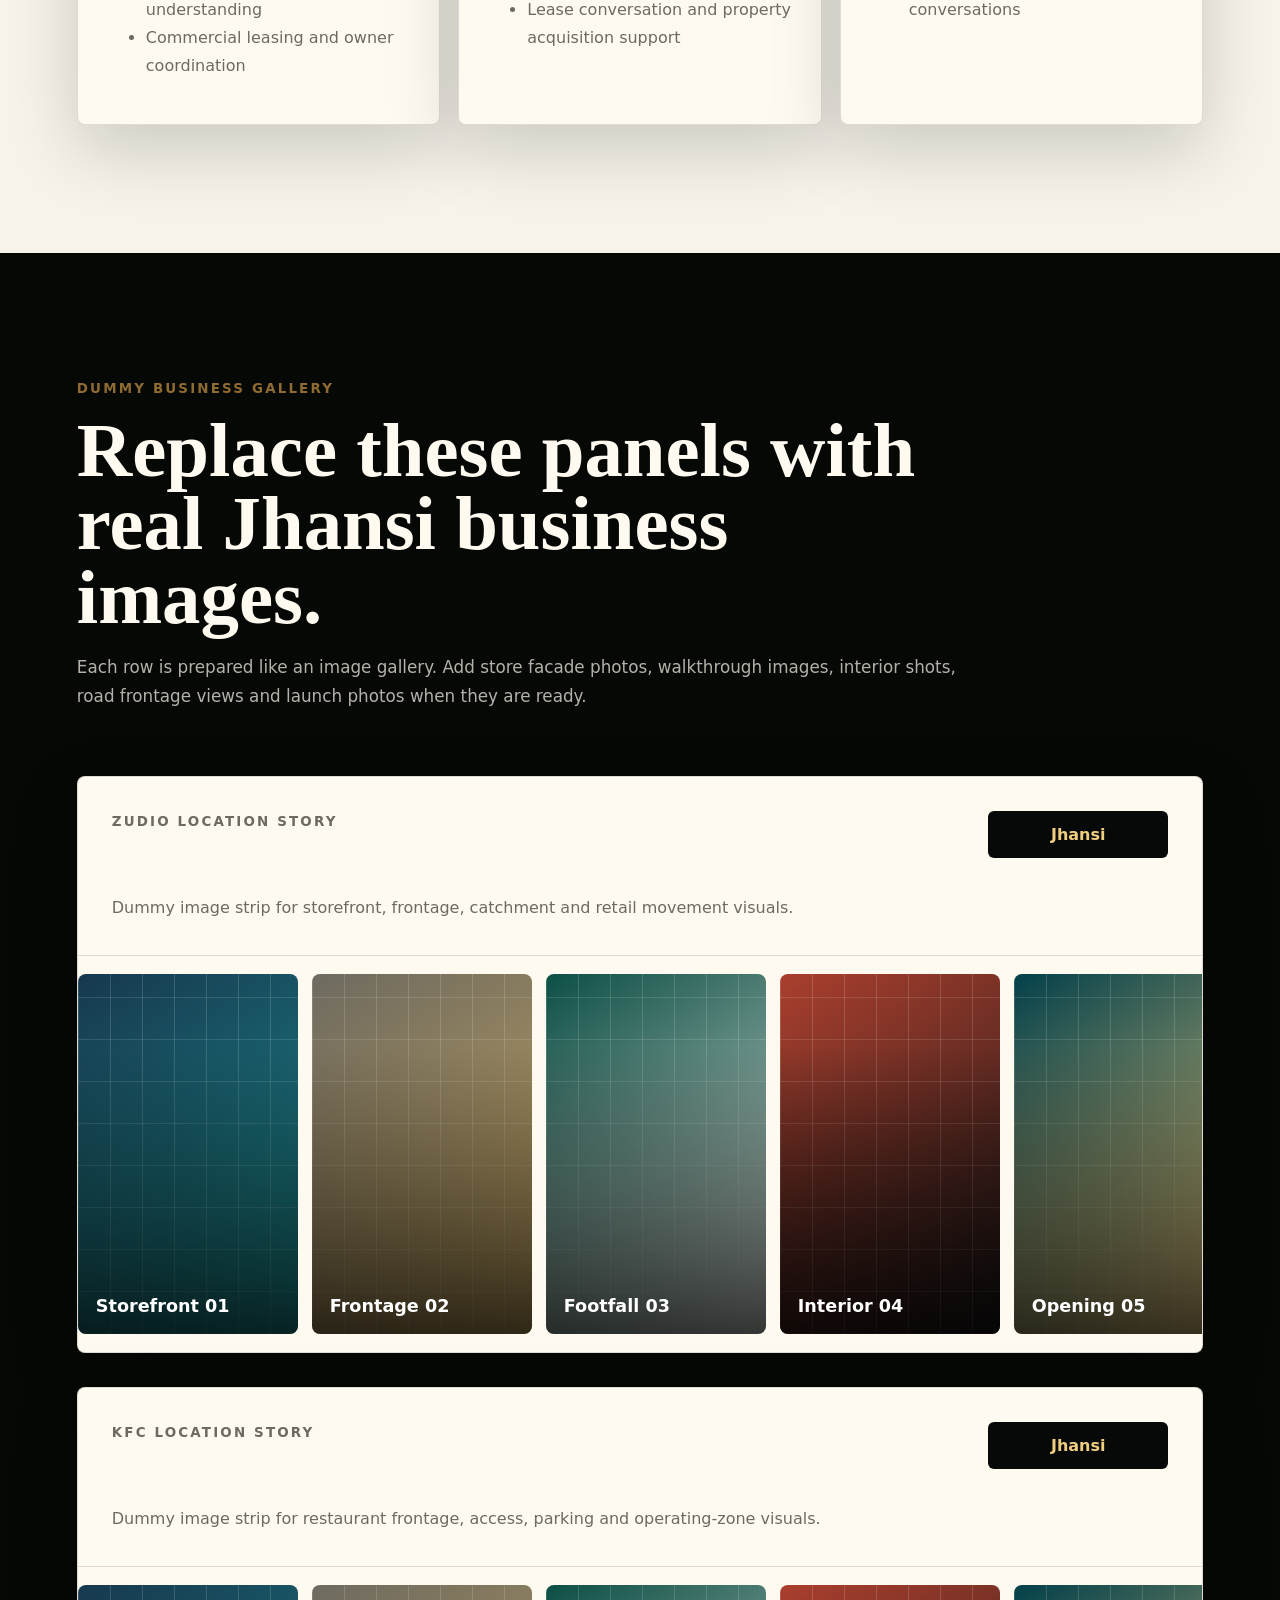
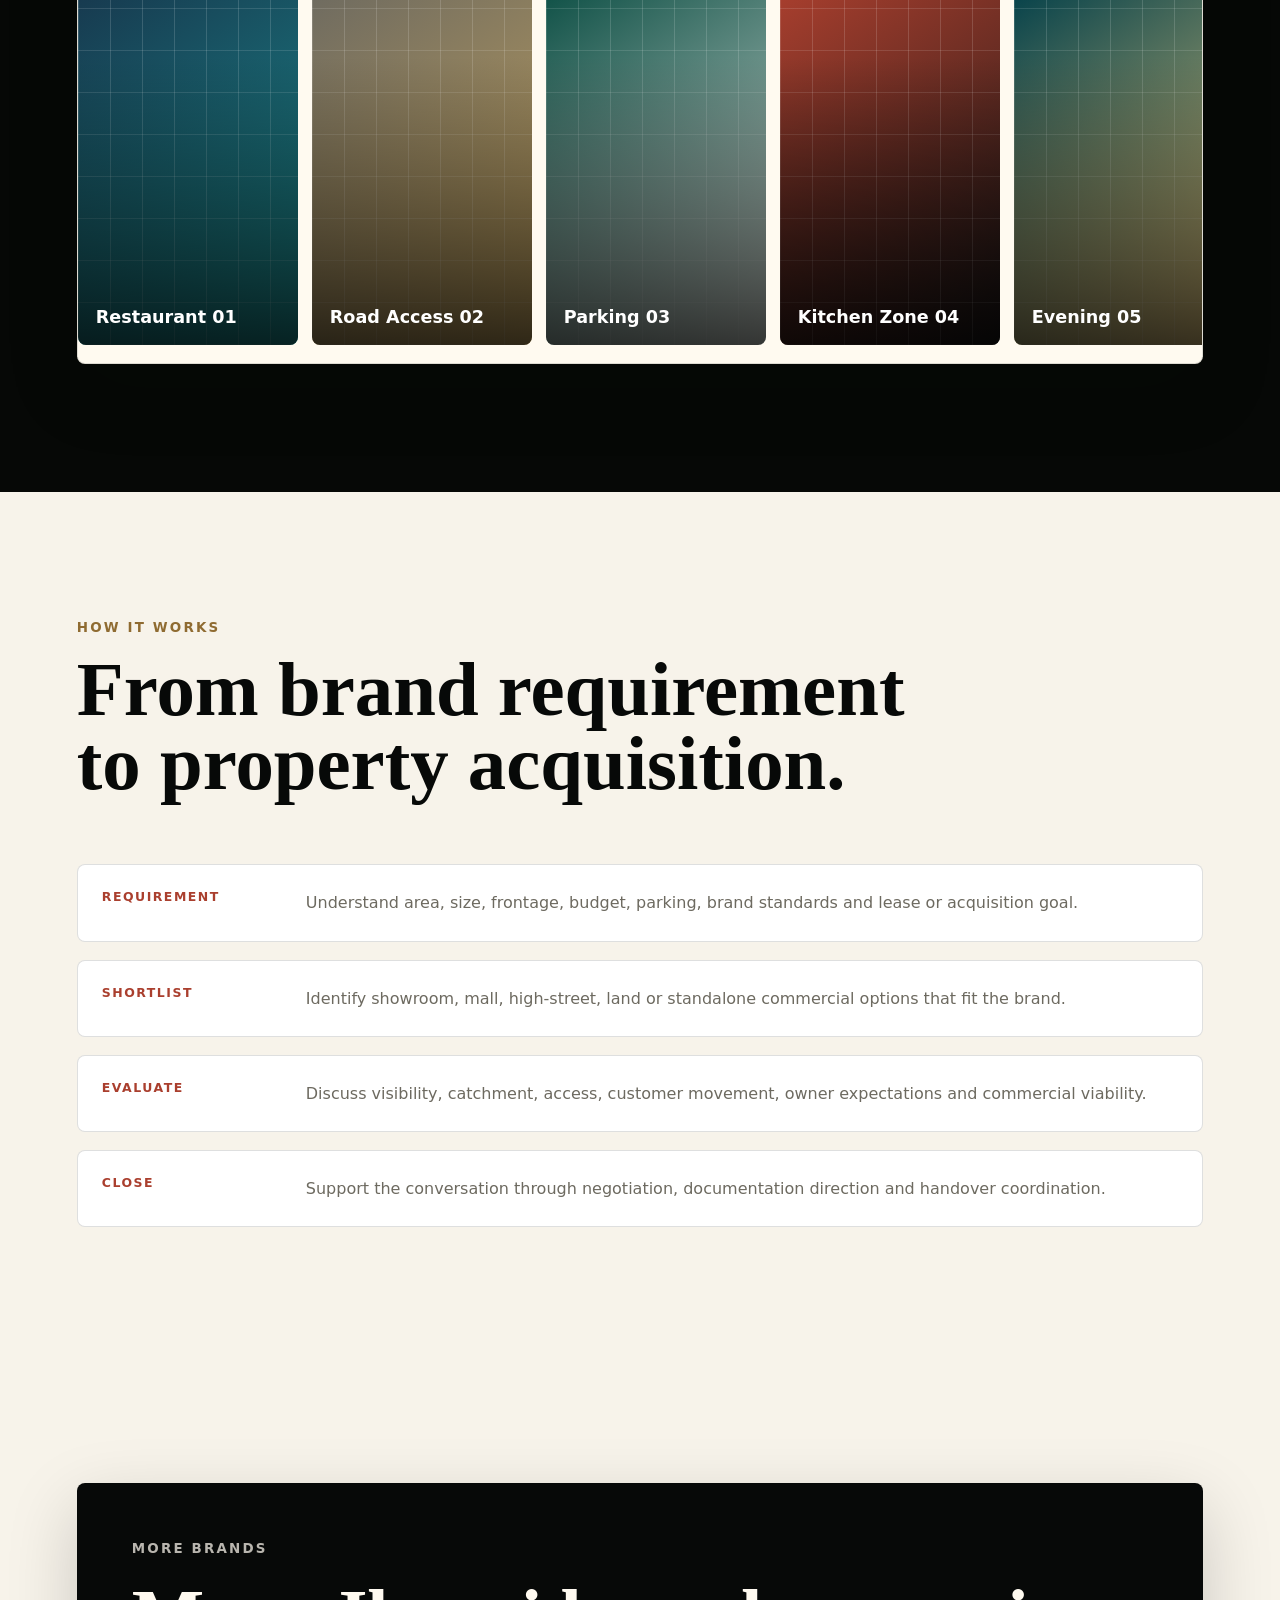
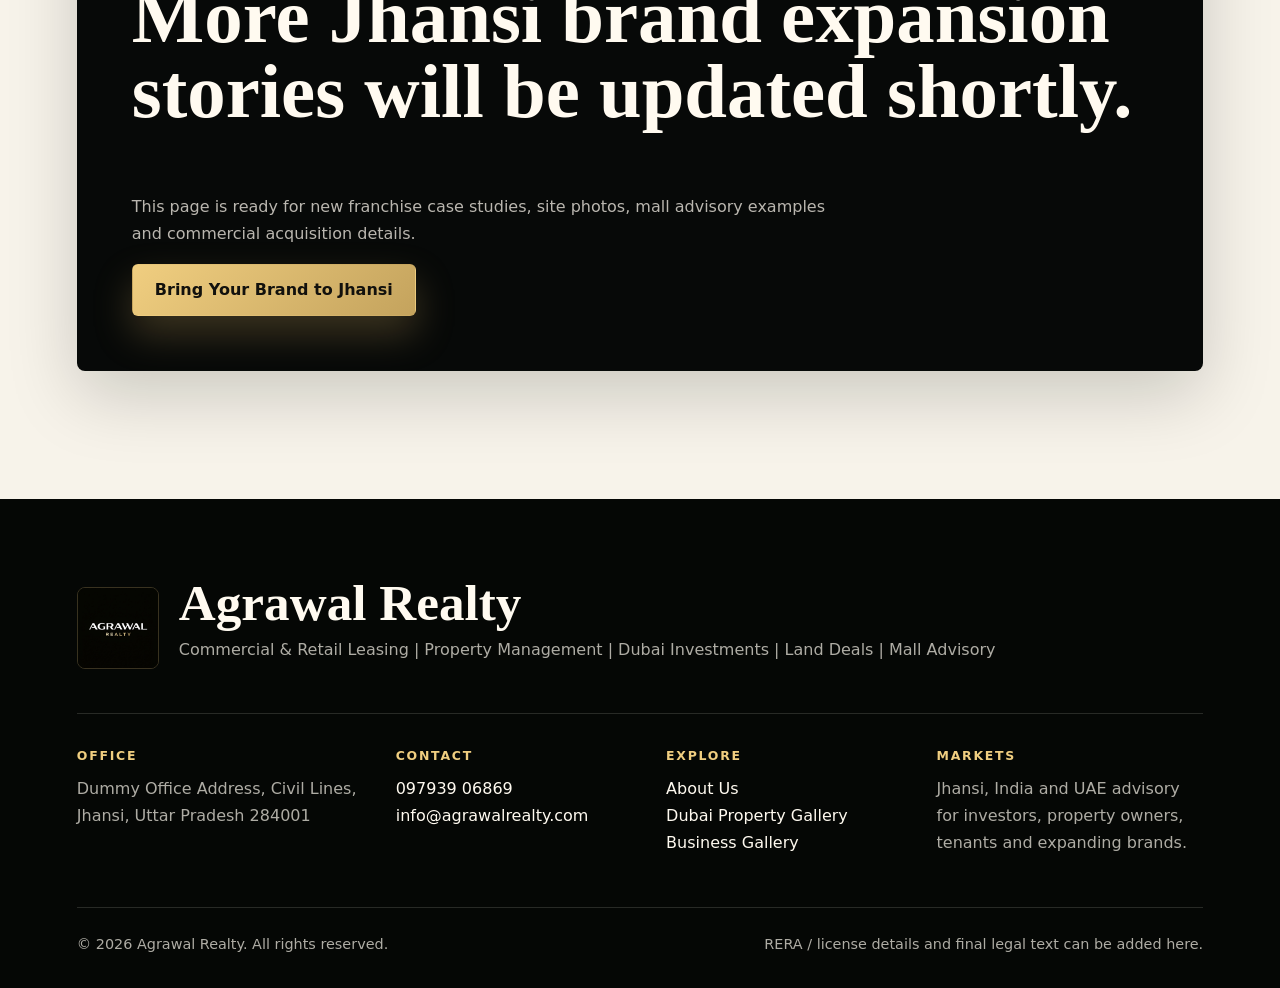
<file: jhansi-expansion.html>
<!DOCTYPE html>
<html lang="en">
  <head>
    <meta charset="UTF-8" />
    <meta name="viewport" content="width=device-width, initial-scale=1.0" />
    <title>Jhansi Business Expansion Desk | Agrawal Realty</title>
    <meta
      name="description"
      content="Agrawal Realty supports national brands, franchise operators and commercial tenants entering Jhansi with showroom and site advisory."
    />
    <link rel="stylesheet" href="styles.css" />
    <link rel="icon" type="image/png" href="assets/agrawallogo.jpg">
  </head>
  <body>
    <div class="preloader" aria-label="Loading Agrawal Realty">
      <div class="preloader-mark">
        <img src="assets/agrawallogo.jpg" alt="Agrawal Realty logo" />
        <span></span>
      </div>
    </div>

    <header class="site-header">
      <button class="menu-toggle" type="button" aria-expanded="false" aria-controls="primary-navigation" aria-label="Open navigation">
        <span></span>
        <span></span>
        <span></span>
      </button>
      <a class="brand" href="index.html" aria-label="Agrawal Realty home">
        <img src="assets/agrawallogo.jpg" alt="" />
      </a>
      <nav class="site-nav" id="primary-navigation" aria-label="Primary navigation">
        <a href="index.html">Home</a>
        <a href="index.html#about">About</a>
        <a href="index.html#contact">Contact</a>
        <a href="dubai-gallery.html">Dubai</a>
        <a href="jhansi-expansion.html">Jhansi</a>
        <a href="business-gallery.html">Expansion</a>
      </nav>
      <a class="nav-cta" href="tel:+919793906869">Call Now</a>
    </header>

    <main>
      <section class="inner-hero section-dark">
        <div class="inner-hero-content">
          <p class="eyebrow">Jhansi Business Expansion Desk</p>
          <h1>For brands entering Jhansi.</h1>
          <p>
            Agrawal Realty helps retail, food, franchise and commercial brands understand Jhansi locations, acquire
            showroom-ready property and move from expansion idea to practical site execution.
          </p>
          <div class="page-actions">
            <a class="button button-gold" href="https://wa.me/919793906869?text=Hello%20Agrawal%20Realty%2C%20I%20want%20to%20explore%20Jhansi%20business%20expansion." target="_blank" rel="noopener">Discuss Expansion</a>
            <a class="button button-ghost" href="index.html#jhansi">Back to Jhansi Section</a>
          </div>
        </div>
      </section>

      <section class="section">
        <div class="section-heading">
          <p class="eyebrow">Retail & Franchise Advisory</p>
          <h2>Local ground intelligence for serious brands.</h2>
          <p>
            The focus is practical: visibility, frontage, footfall, parking, catchment, commercial terms and long-term
            fit. This page can later hold real store photos, opening photos, press images and location galleries.
          </p>
        </div>

        <div class="detail-grid">
          <article class="detail-panel">
            <p class="eyebrow">Fashion Retail</p>
            <h2>Zudio in Jhansi</h2>
            <p>
              Agrawal Realty positions Jhansi as a strong retail market for large-format fashion brands that need clean
              frontage, high visibility and customer access.
            </p>
            <ul>
              <li>Showroom and high-street location support</li>
              <li>Catchment and footfall understanding</li>
              <li>Commercial leasing and owner coordination</li>
            </ul>
          </article>

          <article class="detail-panel">
            <p class="eyebrow">Food & Beverage</p>
            <h2>KFC in Jhansi</h2>
            <p>
              Food brands need access, parking, visibility and operating practicality. Agrawal Realty helps shortlist
              franchise-grade commercial sites in Jhansi.
            </p>
            <ul>
              <li>Corner, road-facing and mall-ready site discovery</li>
              <li>Parking and access checks</li>
              <li>Lease conversation and property acquisition support</li>
            </ul>
          </article>

          <article class="detail-panel">
            <p class="eyebrow">New Brands</p>
            <h2>Expand to Jhansi</h2>
            <p>
              For national chains, mall teams and franchise owners, Agrawal Realty can help identify the right showroom,
              land parcel, commercial unit or retail cluster.
            </p>
            <ul>
              <li>Site shortlisting</li>
              <li>Landlord and owner connect</li>
              <li>Commercial viability conversations</li>
            </ul>
          </article>
        </div>
      </section>

      <section class="section section-dark">
        <div class="section-heading">
          <p class="eyebrow">Dummy Business Gallery</p>
          <h2>Replace these panels with real Jhansi business images.</h2>
          <p>
            Each row is prepared like an image gallery. Add store facade photos, walkthrough images, interior shots,
            road frontage views and launch photos when they are ready.
          </p>
        </div>

        <div class="gallery-page">
          <article class="gallery-project zudio">
            <div class="gallery-project-head">
              <div>
                <p class="eyebrow">Zudio Location Story</p>
                <h2>Fashion retail property gallery</h2>
                <p>Dummy image strip for storefront, frontage, catchment and retail movement visuals.</p>
              </div>
              <div class="project-price">Jhansi</div>
            </div>
            <div class="story-strip" aria-label="Zudio dummy business images">
              <div class="dummy-shot shot-1"><span>Storefront 01</span></div>
              <div class="dummy-shot shot-2"><span>Frontage 02</span></div>
              <div class="dummy-shot shot-3"><span>Footfall 03</span></div>
              <div class="dummy-shot shot-4"><span>Interior 04</span></div>
              <div class="dummy-shot shot-5"><span>Opening 05</span></div>
            </div>
          </article>

          <article class="gallery-project kfc">
            <div class="gallery-project-head">
              <div>
                <p class="eyebrow">KFC Location Story</p>
                <h2>Food chain property gallery</h2>
                <p>Dummy image strip for restaurant frontage, access, parking and operating-zone visuals.</p>
              </div>
              <div class="project-price">Jhansi</div>
            </div>
            <div class="story-strip" aria-label="KFC dummy business images">
              <div class="dummy-shot shot-1"><span>Restaurant 01</span></div>
              <div class="dummy-shot shot-2"><span>Road Access 02</span></div>
              <div class="dummy-shot shot-3"><span>Parking 03</span></div>
              <div class="dummy-shot shot-4"><span>Kitchen Zone 04</span></div>
              <div class="dummy-shot shot-5"><span>Evening 05</span></div>
            </div>
          </article>
        </div>
      </section>

      <section class="section">
        <div class="section-heading">
          <p class="eyebrow">How It Works</p>
          <h2>From brand requirement to property acquisition.</h2>
        </div>
        <div class="brand-timeline">
          <div class="timeline-row">
            <strong>Requirement</strong>
            <p>Understand area, size, frontage, budget, parking, brand standards and lease or acquisition goal.</p>
          </div>
          <div class="timeline-row">
            <strong>Shortlist</strong>
            <p>Identify showroom, mall, high-street, land or standalone commercial options that fit the brand.</p>
          </div>
          <div class="timeline-row">
            <strong>Evaluate</strong>
            <p>Discuss visibility, catchment, access, customer movement, owner expectations and commercial viability.</p>
          </div>
          <div class="timeline-row">
            <strong>Close</strong>
            <p>Support the conversation through negotiation, documentation direction and handover coordination.</p>
          </div>
        </div>
      </section>

      <section class="section">
        <article class="update-panel">
          <p class="eyebrow">More Brands</p>
          <h2>More Jhansi brand expansion stories will be updated shortly.</h2>
          <p>
            This page is ready for new franchise case studies, site photos, mall advisory examples and commercial
            acquisition details.
          </p>
          <a class="button button-gold" href="https://wa.me/919793906869" target="_blank" rel="noopener">Bring Your Brand to Jhansi</a>
        </article>
      </section>
    </main>

    <footer class="site-footer">
      <div class="footer-brand">
        <img src="assets/agrawallogo.jpg" alt="Agrawal Realty logo" />
        <div>
          <h2>Agrawal Realty</h2>
          <p>Commercial & Retail Leasing | Property Management | Dubai Investments | Land Deals | Mall Advisory</p>
        </div>
      </div>
      <div class="footer-grid">
        <div>
          <h3>Office</h3>
          <p>Dummy Office Address, Civil Lines, Jhansi, Uttar Pradesh 284001</p>
        </div>
        <div>
          <h3>Contact</h3>
          <p><a href="tel:+919793906869">097939 06869</a><br /><a href="mailto:info@agrawalrealty.com">info@agrawalrealty.com</a></p>
        </div>
        <div>
          <h3>Explore</h3>
          <p><a href="index.html#about">About Us</a><br /><a href="dubai-gallery.html">Dubai Property Gallery</a><br /><a href="business-gallery.html">Business Gallery</a></p>
        </div>
        <div>
          <h3>Markets</h3>
          <p>Jhansi, India and UAE advisory for investors, property owners, tenants and expanding brands.</p>
        </div>
      </div>
      <div class="footer-bottom">
        <span>© 2026 Agrawal Realty. All rights reserved.</span>
        <span>RERA / license details and final legal text can be added here.</span>
      </div>
    </footer>

    <div class="floating-actions" aria-label="Quick contact buttons">
      <a class="float-btn whatsapp" href="https://wa.me/919793906869" target="_blank" rel="noopener" aria-label="Chat on WhatsApp">WhatsApp</a>
      <a class="float-btn instagram" href="https://www.instagram.com/agrawalrealty/" target="_blank" rel="noopener" aria-label="Open Instagram">Instagram</a>
    </div>

    <script src="script.js"></script>
  </body>
</html>
</file>
<file: styles.css>
:root {
  --ink: #070908;
  --paper: #f7f3ea;
  --pearl: #fffaf0;
  --gold: #c4a35d;
  --gold-bright: #f0ce80;
  --emerald: #0d4f45;
  --teal: #1b8f90;
  --brick: #aa3f2e;
  --smoke: #d9dfd8;
  --muted: #6d6a60;
  --line: rgba(7, 9, 8, 0.13);
  --shadow: 0 24px 70px rgba(7, 9, 8, 0.18);
}

* {
  box-sizing: border-box;
}

html {
  scroll-behavior: smooth;
  overflow-x: hidden;
}

body {
  margin: 0;
  background: var(--paper);
  color: var(--ink);
  font-family: Inter, ui-sans-serif, system-ui, -apple-system, BlinkMacSystemFont, "Segoe UI", sans-serif;
  letter-spacing: 0;
  overflow-x: hidden;
}

body.loading {
  overflow: hidden;
}

a {
  color: inherit;
  text-decoration: none;
}

img {
  display: block;
  max-width: 100%;
  height: auto;
}

button,
input,
select,
textarea {
  min-width: 0;
}

main,
section,
article,
div {
  min-width: 0;
}

.preloader {
  position: fixed;
  inset: 0;
  z-index: 100;
  display: grid;
  place-items: center;
  background: #020302;
  transition: opacity 0.75s ease, visibility 0.75s ease;
}

.preloader.is-hidden {
  opacity: 0;
  visibility: hidden;
}

.preloader-mark {
  width: min(300px, 64vw);
  display: grid;
  gap: 22px;
  justify-items: center;
}

.preloader-mark img {
  width: 100%;
  aspect-ratio: 1;
  object-fit: cover;
  border: 1px solid rgba(240, 206, 128, 0.2);
  filter: drop-shadow(0 0 34px rgba(196, 163, 93, 0.28));
}

.preloader-mark span {
  width: 72%;
  height: 2px;
  overflow: hidden;
  background: rgba(255, 255, 255, 0.14);
}

.preloader-mark span::after {
  content: "";
  display: block;
  width: 42%;
  height: 100%;
  background: linear-gradient(90deg, transparent, var(--gold-bright), transparent);
  animation: loadbar 1.25s infinite ease-in-out;
}

.site-header {
  position: fixed;
  top: 0;
  left: 0;
  z-index: 50;
  width: 100%;
  min-height: 78px;
  display: flex;
  align-items: center;
  justify-content: flex-start;
  gap: 18px;
  padding: 14px 24px;
  border-bottom: 1px solid rgba(255, 255, 255, 0.08);
  background: #060806;
  color: var(--pearl);
  box-shadow: 0 10px 30px rgba(0, 0, 0, 0.16);
}

.brand {
  display: flex;
  align-items: center;
  gap: 12px;
  min-width: 190px;
  font-weight: 700;
  text-transform: uppercase;
  letter-spacing: 0.12em;
  font-size: 0.78rem;
  flex: 0 0 auto;
  margin-right: auto;
}

.brand span,
.site-nav a,
.nav-cta,
.button,
.card-link,
.float-btn {
  white-space: nowrap;
}

.brand img {
  width: 120px;
  height: 52px;
  object-fit: cover;
  transform: scale(1.2); /* zoom effect */
  border-radius: 6px;
}

.menu-toggle {
  display: none;
  width: 46px;
  height: 46px;
  padding: 0;
  border: 0;
  background: transparent;
  cursor: pointer;
}

.menu-toggle span {
  display: block;
  width: 22px;
  height: 2px;
  margin: 5px auto;
  border-radius: 999px;
  background: var(--pearl);
  transition: transform 0.28s ease, opacity 0.2s ease;
}

.site-header.nav-open .menu-toggle span:nth-child(1) {
  transform: translateY(7px) rotate(45deg);
}

.site-header.nav-open .menu-toggle span:nth-child(2) {
  opacity: 0;
}

.site-header.nav-open .menu-toggle span:nth-child(3) {
  transform: translateY(-7px) rotate(-45deg);
}

.site-nav {
  display: flex;
  align-items: center;
  gap: clamp(16px, 3vw, 34px);
  font-size: 0.88rem;
  color: rgba(255, 250, 240, 0.78);
  min-width: 0;
}

.site-nav a {
  transition: color 0.2s ease;
}

.site-nav a:hover {
  color: var(--gold-bright);
}

.nav-cta {
  display: inline-grid;
  place-items: center;
  min-width: 112px;
  min-height: 46px;
  border-radius: 6px;
  background: var(--pearl);
  color: var(--ink);
  font-weight: 800;
}

.section-dark {
  background: #060806;
  color: var(--pearl);
}

.hero {
  position: relative;
  min-height: 88vh;
  display: grid;
  grid-template-columns: minmax(0, 1.15fr) minmax(320px, 430px);
  align-items: center;
  gap: clamp(28px, 4vw, 72px);
  padding: clamp(118px, 14vh, 158px) clamp(20px, 6vw, 82px) clamp(54px, 8vh, 84px);
  overflow: hidden;
  isolation: isolate;
  background: linear-gradient(180deg, #f7f3ea 0%, #f4efe4 100%);
}

.hero::before {
  content: "";
  position: absolute;
  inset: 0;
  z-index: -3;
  background:
    radial-gradient(circle at 14% 22%, rgba(196, 163, 93, 0.12), transparent 28%),
    radial-gradient(circle at 82% 18%, rgba(13, 79, 69, 0.08), transparent 22%),
    linear-gradient(140deg, rgba(255, 255, 255, 0.58) 0%, rgba(246, 240, 228, 0.74) 100%);
}

.hero::after {
  content: "";
  position: absolute;
  inset: auto -5vw -14vh -5vw;
  z-index: -2;
  height: 28vh;
  background:
    linear-gradient(180deg, transparent, rgba(196, 163, 93, 0.12)),
    linear-gradient(90deg, transparent 0%, rgba(255, 255, 255, 0.58) 38%, transparent 72%);
  transform: skewY(-3deg);
}

.hero-content {
  max-width: 760px;
  animation: revealUp 1s ease both;
}

.eyebrow {
  margin: 0 0 18px;
  color: #8f6b31;
  font-weight: 800;
  font-size: clamp(0.74rem, 1.2vw, 0.84rem);
  text-transform: uppercase;
  letter-spacing: 0.16em;
}

h1,
h2,
h3,
p {
  margin-top: 0;
}

h1 {
  margin-bottom: 16px;
  font-family: Georgia, "Times New Roman", serif;
  font-size: clamp(2.7rem, 5.1vw, 4.7rem);
  line-height: 1.02;
  letter-spacing: 0;
  overflow-wrap: anywhere;
  color: #161410;
}

.hero-copy {
  max-width: 620px;
  margin-bottom: 26px;
  color: #5f584c;
  font-size: clamp(0.98rem, 1.45vw, 1.12rem);
  line-height: 1.75;
}

.hero-actions {
  display: flex;
  flex-wrap: wrap;
  gap: 12px;
  margin-bottom: 28px;
}

.button {
  display: inline-flex;
  align-items: center;
  justify-content: center;
  gap: 10px;
  min-height: 52px;
  padding: 0 22px;
  border-radius: 6px;
  font-weight: 850;
  border: 1px solid transparent;
  transition: transform 0.22s ease, box-shadow 0.22s ease, background 0.22s ease;
  text-align: center;
}

.button svg,
.float-btn svg {
  width: 21px;
  height: 21px;
  fill: currentColor;
  flex: 0 0 auto;
}

.button:hover,
.float-btn:hover {
  transform: translateY(-3px);
}

.button-gold {
  background: linear-gradient(135deg, var(--gold-bright), var(--gold));
  color: #12110d;
  box-shadow: 0 18px 38px rgba(196, 163, 93, 0.28);
}

.button-light {
  border-color: rgba(7, 9, 8, 0.1);
  background: rgba(255, 255, 255, 0.72);
  color: #1c1812;
  box-shadow: 0 14px 32px rgba(7, 9, 8, 0.08);
}

.button-ghost {
  background-color: white;
  color: #1c1812;

}

.button-dark {
  background: var(--ink);
  color: var(--pearl);
  box-shadow: 0 18px 38px rgba(7, 9, 8, 0.14);
}

.hero-stat-row {
  display: grid;
  grid-template-columns: repeat(2, minmax(0, 1fr));
  gap: 16px;
  max-width: 760px;
}

.hero-stat-row article {
  padding: 14px 18px;
  border: 1px solid rgba(7, 9, 8, 0.08);
  border-radius: 8px;
  background: rgba(255, 255, 255, 0.6);
}

.hero-stat-row span,
.hero-profile-label,
.hero-profile-note span,
.vision-card span {
  display: block;
  color: #8f6b31;
  font-weight: 800;
  text-transform: uppercase;
  letter-spacing: 0.14em;
  font-size: 0.68rem;
}

.hero-stat-row strong {
  display: block;
  margin: 8px 0 6px;
  font-family: Georgia, "Times New Roman", serif;
  font-size: clamp(1.25rem, 2vw, 1.7rem);
  line-height: 1;
  color: #17130f;
}

.hero-stat-row p {
  margin-bottom: 0;
  color: #625b4f;
  line-height: 1.6;
  font-size: 0.92rem;
}

.hero-profile {
  position: relative;
  display: grid;
  gap: 0;
  align-self: stretch;
  border: 1px solid rgba(7, 9, 8, 0.08);
  border-radius: 10px;
  overflow: hidden;
  background: #f9f5ec;
  box-shadow: 0 24px 60px rgba(7, 9, 8, 0.1);
  animation: revealUp 1s 0.15s ease both;
}

.hero-profile::after {
  content: "";
  position: absolute;
  inset: 0;
  background:
    linear-gradient(180deg, transparent 40%, rgba(255, 255, 255, 0.28)),
    linear-gradient(135deg, rgba(196, 163, 93, 0.04), transparent 38%);
  pointer-events: none;
}

.hero-profile-media {
  position: relative;
  min-height: 380px;
  background:
    radial-gradient(circle at 50% 20%, rgba(240, 206, 128, 0.18), transparent 26%),
    linear-gradient(160deg, #e7decd 0%, #d4c5a8 48%, #f3ede1 100%);
}

.hero-profile-media img {
  width: 100%;
  height: 100%;
  min-height: 380px;
  object-fit: cover;
}

.hero-profile-body {
  position: relative;
  z-index: 1;
  display: grid;
  gap: 10px;
  padding: 24px;
}

.hero-profile h2 {
  margin-bottom: 0;
  font-family: Georgia, "Times New Roman", serif;
  font-size: clamp(1.8rem, 3vw, 2.6rem);
  line-height: 1;
  color: #161410;
}

.hero-profile-role {
  margin-bottom: 0;
  color: #5b5447;
  font-weight: 700;
  font-size: 0.96rem;
}

.hero-profile-body > p:last-of-type {
  margin-bottom: 0;
  color: #635c50;
  line-height: 1.68;
  font-size: 0.98rem;
}

.hero-profile-note {
  margin-top: 6px;
  padding-top: 16px;
  border-top: 1px solid rgba(7, 9, 8, 0.08);
}

.hero-profile-note p {
  margin: 10px 0 0;
  color: #635c50;
  line-height: 1.62;
  font-size: 0.94rem;
}

.hero-visual {
  position: absolute;
  inset: 0;
  z-index: -1;
  opacity: 1;
  pointer-events: none;
}

.hero-glow {
  position: absolute;
  border-radius: 999px;
  filter: blur(8px);
}

.hero-glow-one {
  right: 8vw;
  top: 14vh;
  width: 26vw;
  height: 26vw;
  min-width: 220px;
  min-height: 220px;
  background: radial-gradient(circle, rgba(196, 163, 93, 0.14), transparent 68%);
}

.hero-glow-two {
  left: -4vw;
  bottom: 10vh;
  width: 28vw;
  height: 28vw;
  min-width: 240px;
  min-height: 240px;
  background: radial-gradient(circle, rgba(13, 79, 69, 0.1), transparent 70%);
}

.hero-grid-lines {
  position: absolute;
  inset: 0;
  background:
    linear-gradient(90deg, rgba(7, 9, 8, 0.03) 1px, transparent 1px),
    linear-gradient(180deg, rgba(7, 9, 8, 0.025) 1px, transparent 1px);
  background-size: 140px 140px;
  mask-image: linear-gradient(180deg, rgba(0, 0, 0, 0.55), transparent 80%);
  opacity: 0.65;
}

.market-strip {
  display: grid;
  grid-template-columns: repeat(3, 1fr);
  border-bottom: 1px solid var(--line);
  background: #fffdf9;
}

.market-strip article {
  padding: clamp(24px, 4vw, 40px);
  border-right: 1px solid var(--line);
}

.market-strip article:last-child {
  border-right: 0;
}

.market-strip strong,
.market-strip span {
  display: block;
}

.market-strip strong {
  margin-bottom: 8px;
  font-size: 1.05rem;
}

.market-strip span {
  color: var(--muted);
  line-height: 1.55;
}

.section {
  padding: clamp(72px, 10vw, 132px) clamp(20px, 6vw, 82px);
}

.vision-section {
  background: #fffdf8;
}

.vision-intro {
  display: block;
  margin-bottom: 24px;
}

.vision-section .section-heading {
  max-width: 660px;
  margin-bottom: 0;
}

.vision-section .section-heading h2 {
  margin-bottom: 12px;
  font-size: clamp(1.7rem, 3vw, 2.5rem);
  line-height: 1.15;
}

.vision-section .section-heading p:not(.eyebrow) {
  font-size: 0.98rem;
  line-height: 1.7;
}

.vision-grid {
  display: grid;
  grid-template-columns: repeat(3, minmax(0, 1fr));
  gap: 16px;
}

.vision-card {
  min-height: 220px;
  padding: 22px;
  border-radius: 8px;
  background: #fffdfa;
  border: 1px solid rgba(7, 9, 8, 0.08);
  box-shadow: 0 18px 36px rgba(7, 9, 8, 0.06);
}

.vision-card h3 {
  margin: 12px 0 10px;
  font-family: Georgia, "Times New Roman", serif;
  font-size: clamp(1.2rem, 2vw, 1.55rem);
  line-height: 1.2;
}

.vision-card p {
  margin-bottom: 0;
  color: var(--muted);
  line-height: 1.65;
  font-size: 0.95rem;
}

.section-heading {
  max-width: 880px;
  margin-bottom: clamp(34px, 6vw, 64px);
}

.section-heading h2,
.contact-copy h2 {
  margin-bottom: 18px;
  font-family: Georgia, "Times New Roman", serif;
  font-size: clamp(2.25rem, 6vw, 5.8rem);
  line-height: 0.96;
  letter-spacing: 0;
  overflow-wrap: anywhere;
}

.section-heading p:not(.eyebrow),
.contact-copy p {
  color: var(--muted);
  font-size: 1.05rem;
  line-height: 1.75;
}

.section-dark .section-heading p:not(.eyebrow) {
  color: rgba(255, 250, 240, 0.7);
}

.property-grid {
  display: grid;
  grid-template-columns: repeat(3, minmax(0, 1fr));
  gap: 18px;
}

.property-card {
  min-height: 520px;
  display: flex;
  flex-direction: column;
  overflow: hidden;
  border-radius: 8px;
  background: var(--pearl);
  box-shadow: var(--shadow);
  transform: translateY(20px);
  opacity: 0;
  transition: opacity 0.7s ease, transform 0.7s ease;
  min-width: 0;
}

.property-card.is-visible,
.business-card.is-visible,
.service-grid article.is-visible {
  opacity: 1;
  transform: translateY(0);
}

.property-card.feature {
  grid-column: span 2;
}

.property-art {
  position: relative;
  min-height: 270px;
  display: flex;
  align-items: flex-end;
  padding: 22px;
  color: #fff;
  overflow: hidden;
  isolation: isolate;
}

.property-art::before {
  content: "";
  position: absolute;
  inset: 0;
  z-index: -2;
  background: linear-gradient(135deg, #172b42, #1b8f90);
}

.property-art::after {
  content: "";
  position: absolute;
  inset: 0;
  z-index: -1;
  background:
    linear-gradient(180deg, transparent 30%, rgba(0, 0, 0, 0.72)),
    repeating-linear-gradient(90deg, rgba(255, 255, 255, 0.14) 0 1px, transparent 1px 42px),
    repeating-linear-gradient(0deg, rgba(255, 255, 255, 0.12) 0 1px, transparent 1px 38px);
  mix-blend-mode: screen;
}

.property-art span {
  font-family: Georgia, "Times New Roman", serif;
  font-size: clamp(2.2rem, 4vw, 4.5rem);
  line-height: 0.92;
  text-shadow: 0 18px 34px rgba(0, 0, 0, 0.45);
}

.creek .property-art::before {
  content: "";
  position: absolute;
  inset: 0;
  background:
    url("assets/CreekBay.jpeg")center 30%/cover no-repeat;
}

.fashionz .property-art::before {
  /* background: linear-gradient(135deg, #5f6764 0%, #aa3f2e 48%, #c4a35d 100%); */
  content: "";
  position: absolute;
  inset: 0;
  background:
    url("assets/fashionz.jpeg")center 30%/cover no-repeat;
}

.taj .property-art::before {
   content: "";
  position: absolute;
  inset: 0;
  /* background: linear-gradient(145deg, #57452d 0%, #c9b883 58%, #1f1f1d 100%); */
  background:
    url("assets/taj.jpeg") center 30%/cover no-repeat;
}

.sky .property-art::before {
  /* background: linear-gradient(145deg, #47624f 0%, #dbe3d7 50%, #0d4f45 100%); */
  content: "";
  position: absolute;
  inset: 0;
  background:
    url("assets/sky.jpeg") center 30%/cover no-repeat;
}

.breez .property-art::before {
  /* background: radial-gradient(circle at 50% 45%, rgba(255, 255, 255, 0.28), transparent 16%), linear-gradient(135deg, #007f8a, #03404a); */
  content: "";
  position: absolute;
  inset: 0;
  background:
    url("assets/breez.jpeg") center 30%/cover no-repeat;
}

.serenz .property-art::before {
  /* background: linear-gradient(145deg, #061336 0%, #172b66 48%, #c4a35d 100%); */
  content: "";
  position: absolute;
  inset: 0;
  background:
    url("assets/serenz.jpeg") center 30%/cover no-repeat;

}

.titania .property-art {
  position: relative;
  overflow: hidden;
}

.titania .property-art::before {
  content: "";
  position: absolute;
  inset: 0;
  background: url("assets/titania.jpeg") center/cover no-repeat;
}

.marina .property-art::before {
  /* background: linear-gradient(145deg, #0f2546 0%, #1b8f90 52%, #f0ce80 100%); */
  content: "";
  position: absolute;
  inset: 0;
  background:
    url("assets/mg\ height.jpeg") center/cover no-repeat;
}

.downtown .property-art::before {
  /* background: linear-gradient(145deg, #151515 0%, #6d6a60 48%, #c4a35d 100%); */
  content: "";
  position: absolute;
  inset: 0;
  background:
    url("assets/downton.jpeg") center/cover no-repeat;
}

.palm .property-art::before {
  /* background: linear-gradient(145deg, #03404a 0%, #d9dfd8 50%, #aa3f2e 100%); */
  content: "";
  position: absolute;
  inset: 0;
  background:
    url("assets/palm.jpeg") center/cover no-repeat;
}

.property-body {
  display: flex;
  flex-direction: column;
  flex: 1;
  padding: 24px;
}

.tag {
  margin-bottom: 10px;
  color: var(--emerald);
  font-size: 0.78rem;
  font-weight: 850;
  text-transform: uppercase;
  letter-spacing: 0.14em;
}

.property-body h3,
.business-card h3,
.service-grid h3 {
  margin-bottom: 14px;
  font-size: 1.4rem;
  line-height: 1.2;
}

.property-body ul {
  margin: 0 0 18px;
  padding-left: 18px;
  color: #3d3a34;
  line-height: 1.7;
}

.property-body p:last-child {
  margin-top: auto;
  margin-bottom: 0;
  color: var(--muted);
  line-height: 1.7;
}

.card-link {
  width: fit-content;
  margin-top: auto;
  display: inline-flex;
  align-items: center;
  min-height: 42px;
  padding: 0 14px;
  border-radius: 6px;
  background: var(--ink);
  color: var(--pearl);
  font-weight: 850;
}

.section-jhansi {
  position: relative;
  overflow: hidden;
}

.section-jhansi::before {
  content: "JHANSI";
  position: absolute;
  right: -0.06em;
  top: 34px;
  color: rgba(255, 250, 240, 0.04);
  font-family: Georgia, "Times New Roman", serif;
  font-size: clamp(6rem, 21vw, 20rem);
  line-height: 1;
  pointer-events: none;
}

.business-showcase {
  display: grid;
  grid-template-columns: 1fr 1fr 1.2fr;
  gap: 18px;
}

.business-card {
  min-height: 390px;
  display: flex;
  flex-direction: column;
  justify-content: flex-end;
  padding: 26px;
  border-radius: 8px;
  border: 1px solid rgba(255, 255, 255, 0.14);
  background: linear-gradient(145deg, rgba(255, 255, 255, 0.08), rgba(255, 255, 255, 0.02));
  box-shadow: 0 22px 70px rgba(0, 0, 0, 0.26);
  transform: translateY(20px);
  opacity: 0;
  overflow: hidden;
  position: relative;
  isolation: isolate;
}

.business-card::before {
  content: "";
  position: absolute;
  inset: 0;
  z-index: -1;
  opacity: 0.58;
  background:
    linear-gradient(180deg, transparent 15%, rgba(0, 0, 0, 0.74)),
    repeating-linear-gradient(90deg, rgba(255, 255, 255, 0.08) 0 1px, transparent 1px 58px),
    linear-gradient(145deg, var(--brick), var(--emerald));
}

.business-card.zudio::before {
  background:
    linear-gradient(180deg, transparent 10%, rgba(0, 0, 0, 0.72)),
    repeating-linear-gradient(35deg, rgba(255, 255, 255, 0.1) 0 1px, transparent 1px 18px),
    linear-gradient(145deg, #1f2520, #c4a35d);
}

.business-card.kfc::before {
  background:
    linear-gradient(180deg, transparent 12%, rgba(0, 0, 0, 0.75)),
    repeating-linear-gradient(90deg, rgba(255, 255, 255, 0.16) 0 22px, transparent 22px 44px),
    linear-gradient(145deg, #aa3f2e, #111);
}

.business-card span {
  color: var(--gold-bright);
  font-weight: 850;
  text-transform: uppercase;
  letter-spacing: 0.14em;
  font-size: 0.74rem;
}

.business-card h3 {
  margin-top: 14px;
  font-family: Georgia, "Times New Roman", serif;
  font-size: clamp(2rem, 4vw, 3.8rem);
  overflow-wrap: anywhere;
}

.business-card p {
  max-width: 460px;
  margin-bottom: 0;
  color: rgba(255, 250, 240, 0.75);
  line-height: 1.7;
}

.service-grid {
  display: grid;
  grid-template-columns: repeat(3, 1fr);
  gap: 1px;
  background: var(--line);
}

.service-grid article {
  min-height: 270px;
  padding: 28px;
  background: var(--paper);
  transform: translateY(18px);
  opacity: 0;
  transition: opacity 0.65s ease, transform 0.65s ease;
}

.service-grid span {
  color: var(--brick);
  font-weight: 900;
}

.service-grid p {
  color: var(--muted);
  line-height: 1.7;
}

.contact-section {
  display: grid;
  grid-template-columns: minmax(0, 1fr) minmax(300px, 440px);
  gap: clamp(28px, 6vw, 80px);
  align-items: start;
  background: var(--pearl);
}

.about-section {
  background: #fff;
}

.about-grid {
  display: grid;
  grid-template-columns: 1.25fr 1fr 1fr;
  gap: 18px;
}

.about-card {
  min-height: 250px;
  padding: 28px;
  border-radius: 8px;
  border: 1px solid var(--line);
  background: var(--paper);
  box-shadow: 0 18px 48px rgba(7, 9, 8, 0.08);
}

.about-card span {
  display: block;
  margin-bottom: 16px;
  color: var(--brick);
  font-weight: 900;
  text-transform: uppercase;
  letter-spacing: 0.14em;
  font-size: 0.74rem;
}

.about-card h3 {
  margin-bottom: 14px;
  font-family: Georgia, "Times New Roman", serif;
  font-size: clamp(1.7rem, 3vw, 3rem);
  line-height: 1;
}

.about-card p {
  margin-bottom: 0;
  color: var(--muted);
  line-height: 1.7;
}

.about-lead {
  grid-row: span 2;
  display: flex;
  flex-direction: column;
  justify-content: flex-end;
  min-height: 520px;
  background:
    linear-gradient(180deg, transparent 22%, rgba(7, 9, 8, 0.82)),
    repeating-linear-gradient(90deg, rgba(255, 250, 240, 0.08) 0 1px, transparent 1px 48px),
    linear-gradient(145deg, #060806, #0d4f45 58%, #c4a35d);
  color: var(--pearl);
}

.about-lead span {
  color: var(--gold-bright);
}

.about-lead p {
  color: rgba(255, 250, 240, 0.74);
}

.contact-form {
  display: grid;
  gap: 16px;
  padding: 24px;
  border-radius: 8px;
  background: #fff;
  border: 1px solid var(--line);
  box-shadow: var(--shadow);
}

.contact-form label {
  display: grid;
  gap: 8px;
  color: #3d3a34;
  font-weight: 800;
}

.contact-form input,
.contact-form select,
.contact-form textarea {
  width: 100%;
  border: 1px solid rgba(7, 9, 8, 0.14);
  border-radius: 6px;
  padding: 14px 13px;
  background: #fbfaf6;
  color: var(--ink);
  font: inherit;
  min-height: 48px;
}

.contact-form textarea {
  resize: vertical;
}

.site-footer {
  padding: clamp(48px, 7vw, 78px) clamp(20px, 6vw, 82px) 32px;
  background: #050705;
  color: var(--pearl);
}

.footer-brand {
  display: grid;
  grid-template-columns: 82px minmax(0, 1fr);
  gap: 20px;
  align-items: center;
  padding-bottom: 34px;
  border-bottom: 1px solid rgba(255, 250, 240, 0.14);
}

.footer-brand img {
  width: 82px;
  height: 82px;
  object-fit: cover;
  border-radius: 8px;
  border: 1px solid rgba(240, 206, 128, 0.22);
}

.footer-brand h2 {
  margin-bottom: 8px;
  font-family: Georgia, "Times New Roman", serif;
  font-size: clamp(2rem, 4vw, 4rem);
  line-height: 1;
}

.footer-brand p,
.footer-grid p,
.footer-bottom {
  color: rgba(255, 250, 240, 0.68);
  line-height: 1.7;
}

.footer-grid {
  display: grid;
  grid-template-columns: 1.2fr 1fr 1fr 1.1fr;
  gap: 28px;
  padding: 34px 0;
  border-bottom: 1px solid rgba(255, 250, 240, 0.14);
}

.footer-grid h3 {
  margin-bottom: 12px;
  color: var(--gold-bright);
  text-transform: uppercase;
  letter-spacing: 0.14em;
  font-size: 0.78rem;
}

.footer-grid a {
  color: var(--pearl);
}

.footer-bottom {
  display: flex;
  justify-content: space-between;
  gap: 20px;
  padding-top: 24px;
  font-size: 0.9rem;
}

.inner-hero {
  min-height: 70vh;
  display: grid;
  align-items: end;
  padding: clamp(122px, 15vh, 168px) clamp(20px, 6vw, 82px) clamp(54px, 8vh, 82px);
  position: relative;
  overflow: hidden;
  isolation: isolate;
  background: linear-gradient(180deg, #f7f3ea 0%, #f4efe4 100%);
  color: var(--ink);
}

.inner-hero::before {
  content: "";
  position: absolute;
  inset: 0;
  z-index: -2;
  background:
    radial-gradient(circle at 18% 18%, rgba(196, 163, 93, 0.12), transparent 26%),
    radial-gradient(circle at 84% 22%, rgba(13, 79, 69, 0.08), transparent 24%),
    linear-gradient(140deg, rgba(255, 255, 255, 0.58) 0%, rgba(246, 240, 228, 0.74) 100%);
}

.inner-hero::after {
  content: "";
  position: absolute;
  inset: auto 0 0;
  z-index: -1;
  height: 28vh;
  background:
    linear-gradient(180deg, transparent, rgba(196, 163, 93, 0.12)),
    repeating-linear-gradient(90deg, rgba(7, 9, 8, 0.03) 0 1px, transparent 1px 56px);
}

.inner-hero-content {
  max-width: 1050px;
}

.inner-hero h1 {
  max-width: 1100px;
  font-size: clamp(3rem, 10vw, 10rem);
}

.inner-hero p:not(.eyebrow) {
  max-width: 780px;
  color: #5f584c;
  font-size: clamp(1rem, 1.8vw, 1.15rem);
  line-height: 1.7;
}

.page-actions {
  display: flex;
  flex-wrap: wrap;
  gap: 12px;
  margin-top: 28px;
}

.gallery-page {
  display: grid;
  gap: 34px;
}

.gallery-project,
.detail-panel,
.update-panel {
  border-radius: 8px;
  border: 1px solid var(--line);
  background: var(--pearl);
  box-shadow: var(--shadow);
  overflow: hidden;
  transform: translateY(20px);
  opacity: 0;
  transition: opacity 0.7s ease, transform 0.7s ease;
}

.gallery-project {
  display: flex;
  flex-direction: column;
}

.gallery-project.is-visible,
.detail-panel.is-visible,
.update-panel.is-visible {
  opacity: 1;
  transform: translateY(0);
}

.gallery-project-head {
  display: grid;
  grid-template-columns: minmax(0, 1fr) auto;
  gap: 24px;
  align-items: start;
  padding: clamp(22px, 4vw, 34px);
  border-bottom: 1px solid var(--line);
}

.gallery-project-head h2 {
  margin-bottom: 10px;
  font-family: Georgia, "Times New Roman", serif;
  font-size: clamp(2rem, 4vw, 4.2rem);
  line-height: 0.98;
}

.gallery-project-head p {
  max-width: 760px;
  margin-bottom: 0;
  color: var(--muted);
  line-height: 1.7;
}

.project-price {
  min-width: 180px;
  padding: 14px 16px;
  border-radius: 6px;
  background: var(--ink);
  color: var(--gold-bright);
  font-weight: 900;
  text-align: center;
}

.story-strip {
  display: grid;
  grid-auto-flow: column;
  grid-auto-columns: minmax(220px, 28vw);
  gap: 14px;
  overflow-x: auto;
  padding: 18px;
  scroll-snap-type: x mandatory;
  scrollbar-width: thin;
}

.dummy-shot {
  min-height: 360px;
  display: flex;
  align-items: flex-end;
  padding: 18px;
  border-radius: 8px;
  color: #fff;
  position: relative;
  overflow: hidden;
  scroll-snap-align: start;
  isolation: isolate;
}

.dummy-shot::before {
  content: "";
  position: absolute;
  inset: 0;
  z-index: -2;
  background: linear-gradient(145deg, #17384e, #1b8f90);
}

.dummy-shot::after {
  content: "";
  position: absolute;
  inset: 0;
  z-index: -1;
  background:
    linear-gradient(180deg, transparent 20%, rgba(0, 0, 0, 0.76)),
    repeating-linear-gradient(90deg, rgba(255, 255, 255, 0.15) 0 1px, transparent 1px 32px),
    repeating-linear-gradient(0deg, rgba(255, 255, 255, 0.12) 0 1px, transparent 1px 42px);
}

.dummy-shot span {
  font-weight: 900;
  font-size: 1.1rem;
  overflow-wrap: anywhere;
}

.shot-2::before {
  background: linear-gradient(145deg, #6d6a60, #c4a35d);
}

.shot-3::before {
  background: linear-gradient(145deg, #0d4f45, #d9dfd8);
}

.shot-4::before {
  background: linear-gradient(145deg, #aa3f2e, #151515);
}

.shot-5::before {
  background: linear-gradient(145deg, #03404a, #f0ce80);
}

.project-points {
  display: grid;
  grid-template-columns: repeat(4, 1fr);
  gap: 1px;
  background: var(--line);
}

.gallery-split {
  display: grid;
  gap: clamp(36px, 7vw, 74px);
}

.gallery-group {
  display: grid;
  gap: 20px;
}

.gallery-group-head {
  display: flex;
  align-items: end;
  justify-content: space-between;
  gap: 20px;
  border-bottom: 1px solid var(--line);
  padding-bottom: 18px;
}

.gallery-group-head h3 {
  margin-bottom: 6px;
  font-family: Georgia, "Times New Roman", serif;
  font-size: clamp(2rem, 4vw, 3.8rem);
  line-height: 1;
}

.gallery-group-head p {
  max-width: 650px;
  margin-bottom: 0;
  color: var(--muted);
  line-height: 1.65;
}

.project-points span {
  display: block;
  padding: 18px;
  background: #fff;
  color: #3d3a34;
  font-weight: 750;
  line-height: 1.45;
}

.update-panel {
  padding: clamp(28px, 5vw, 54px);
  background: var(--ink);
  color: var(--pearl);
}

.update-panel h2 {
  font-family: Georgia, "Times New Roman", serif;
  font-size: clamp(2.3rem, 6vw, 5rem);
  line-height: 0.98;
}

.update-panel p {
  max-width: 720px;
  color: rgba(255, 250, 240, 0.72);
  line-height: 1.7;
}

.detail-grid {
  display: grid;
  grid-template-columns: repeat(3, 1fr);
  gap: 18px;
}

.detail-panel {
  padding: 28px;
}

.detail-panel h2 {
  font-family: Georgia, "Times New Roman", serif;
  font-size: clamp(2rem, 4vw, 3.6rem);
  line-height: 1;
}

.detail-panel p,
.detail-panel li {
  color: var(--muted);
  line-height: 1.75;
}

.brand-timeline {
  display: grid;
  gap: 18px;
}

.timeline-row {
  display: grid;
  grid-template-columns: 180px minmax(0, 1fr);
  gap: 24px;
  padding: 24px;
  border-radius: 8px;
  background: #fff;
  border: 1px solid var(--line);
}

.timeline-row strong {
  color: var(--brick);
  text-transform: uppercase;
  letter-spacing: 0.12em;
  font-size: 0.78rem;
}

.timeline-row p {
  margin-bottom: 0;
  color: var(--muted);
  line-height: 1.7;
}

/* btn whatsapp and instagram */
.floating-actions {
  position: fixed;
  right: 18px;
  bottom: 18px;
  z-index: 60;
  display: flex;
  gap: 10px;
  opacity: 0;          
  transform: translateY(20px);
  pointer-events: none;
  transition: all 0.3s ease;
}

/* when visible */
.floating-actions.show {
  opacity: 1;
  transform: translateY(0);
  pointer-events: auto;
}

.float-btn {
  min-height: 54px;
  display: inline-flex;
  align-items: center;
  justify-content: center;
  gap: 8px;
  padding: 0 16px;
  border-radius: 8px;
  color: white;
  font-weight: 900;
  box-shadow: 0 18px 38px rgba(0, 0, 0, 0.24);
  transition: transform 0.22s ease, opacity 0.22s ease;
}

.float-btn.whatsapp {
  background: linear-gradient(135deg, var(--emerald), var(--teal));
  color: var(--pearl);
}

.float-btn.instagram {
  background: linear-gradient(135deg, var(--gold), var(--gold-bright));
  color: var(--ink);
}


@keyframes loadbar {
  from {
    transform: translateX(-120%);
  }
  to {
    transform: translateX(260%);
  }
}

@keyframes revealUp {
  from {
    opacity: 0;
    transform: translateY(26px);
  }
  to {
    opacity: 1;
    transform: translateY(0);
  }
}

@media (max-width: 980px) {
  .site-header {
    min-height: 72px;
    flex-wrap: wrap;
    padding: 12px 16px;
    gap: 12px;
  }

  .menu-toggle {
    display: inline-block;
  }

  .brand {
    margin-right: 0;
  }

  .site-nav {
    order: 4;
    width: 100%;
    max-height: 0;
    opacity: 0;
    overflow: hidden;
    display: grid;
    gap: 8px;
    padding: 0;
    transform: translateY(-8px);
    transition: max-height 0.32s ease, opacity 0.24s ease, transform 0.24s ease, padding 0.24s ease;
  }

  .site-header.nav-open .site-nav {
    max-height: 320px;
    opacity: 1;
    padding: 10px 0 6px;
    transform: translateY(0);
  }

  .site-nav a {
    width: 100%;
    padding: 12px 14px;
    border-radius: 8px;
    background: rgba(255, 250, 240, 0.06);
  }

  .nav-cta {
    display: none;
  }

  .hero {
    grid-template-columns: 1fr;
    min-height: auto;
    padding-top: 128px;
  }

  .market-strip,
  .business-showcase,
  .contact-section,
  .about-grid,
  .footer-grid,
  .gallery-project-head,
  .project-points,
  .detail-grid,
  .service-grid,
  .vision-intro,
  .vision-grid,
  .hero-stat-row {
    grid-template-columns: 1fr;
  }

  .hero-profile {
    max-width: 520px;
    width: 100%;
  }

  .property-grid {
    grid-template-columns: repeat(2, minmax(0, 1fr));
  }

  .about-lead {
    grid-row: auto;
    min-height: 360px;
  }

  .footer-bottom {
    flex-direction: column;
  }

  .gallery-group-head {
    align-items: start;
    flex-direction: column;
  }

  .story-strip {
    grid-auto-columns: minmax(220px, 62vw);
  }

  .property-card.feature {
    grid-column: span 2;
  }

  .market-strip article {
    border-right: 0;
    border-bottom: 1px solid var(--line);
  }
}

@media (max-width: 640px) {
  .site-header {
    padding: 10px 14px;
    gap: 10px;
  }

  .brand {
    min-width: 0;
    gap: 8px;
    font-size: 0.68rem;
    letter-spacing: 0.08em;
  }

  .brand img {
    width: 44px;
    height: 44px;
  }

  .nav-cta {
    min-height: 42px;
    min-width: 86px;
    font-size: 0.78rem;
    padding: 0 10px;
  }

  .hero {
    padding-left: 16px;
    padding-right: 16px;
    padding-bottom: 92px;
    padding-top: 110px;
    min-height: auto;
  }

  h1 {
    font-size: clamp(2rem, 8.8vw, 2.75rem);
    line-height: 1.04;
  }

  .inner-hero h1 {
    font-size: clamp(2.1rem, 10vw, 3rem);
  }

  .section-heading h2,
  .contact-copy h2,
  .update-panel h2 {
    font-size: clamp(2rem, 12vw, 3.3rem);
    line-height: 1;
  }

  .hero-actions .button {
    flex: 1 1 100%;
  }

  .button,
  .card-link {
    width: 100%;
    min-height: 50px;
    padding-left: 16px;
    padding-right: 16px;
    white-space: normal;
  }

  .section {
    padding-left: 16px;
    padding-right: 16px;
  }

  .property-card {
    min-height: auto;
  }

  .property-grid {
    grid-template-columns: 1fr;
  }

  .property-card.feature {
    grid-column: auto;
  }

  .property-art {
    min-height: 235px;
  }

  .property-body,
  .service-grid article,
  .about-card,
  .detail-panel,
  .contact-form,
  .vision-card,
  .vision-panel,
  .hero-profile-body {
    padding: 20px;
  }

  .hero-profile-media,
  .hero-profile-media img {
    min-height: 240px;
  }

  .business-card {
    min-height: 310px;
  }

  .inner-hero {
    padding-left: 16px;
    padding-right: 16px;
    min-height: auto;
  }

  .story-strip {
    order: 1;
    grid-auto-columns: 82vw;
    padding: 12px;
  }

  .gallery-project-head {
    order: 2;
  }

  .project-points {
    order: 3;
  }

  .dummy-shot {
    min-height: 310px;
  }

  .project-price {
    width: 100%;
    min-width: 0;
  }

  .timeline-row {
    grid-template-columns: 1fr;
    gap: 10px;
  }

  .footer-brand {
    grid-template-columns: 62px minmax(0, 1fr);
  }

  .footer-brand img {
    width: 62px;
    height: 62px;
  }

  .site-footer {
    padding-bottom: 92px;
  }

  .floating-actions {
    right: 10px;
    left: 10px;
    bottom: 10px;
    display: grid;
    grid-template-columns: 1fr 1fr;
  }

  .float-btn {
    width: 100%;
    min-width: 0;
    padding: 0 10px;
    font-size: clamp(0.78rem, 3.6vw, 0.95rem);
    white-space: nowrap;
  }
}

@media (max-width: 420px) {
  .site-header {
    padding-left: 12px;
    padding-right: 12px;
  }

  .brand span {
    max-width: 116px;
    overflow: hidden;
    text-overflow: ellipsis;
  }

  .brand img {
    width: 40px;
    height: 40px;
  }

  .site-nav {
    font-size: 0.74rem;
  }

  .site-nav a {
    padding: 8px 10px;
  }

  .hero,
  .inner-hero {
    padding-top: 102px;
  }

  h1 {
    font-size: clamp(1.8rem, 9vw, 2.35rem);
  }

  .hero-copy,
  .inner-hero p:not(.eyebrow),
  .section-heading p:not(.eyebrow),
  .contact-copy p {
    font-size: 0.98rem;
    line-height: 1.65;
  }

  .update-panel,
  .gallery-project-head {
    padding: 18px;
  }

  .hero-stat-row article {
    padding: 16px;
  }

  .story-strip {
    grid-auto-columns: 86vw;
  }

  .dummy-shot {
    min-height: 265px;
  }

  .footer-brand {
    grid-template-columns: 1fr;
  }
}

@media (max-width: 768px) {
  .hide-mobile {
    display: none;
  }
    .brand img {
    width: 90px;
    transform: scale(1.15);
  }
}
</file>
